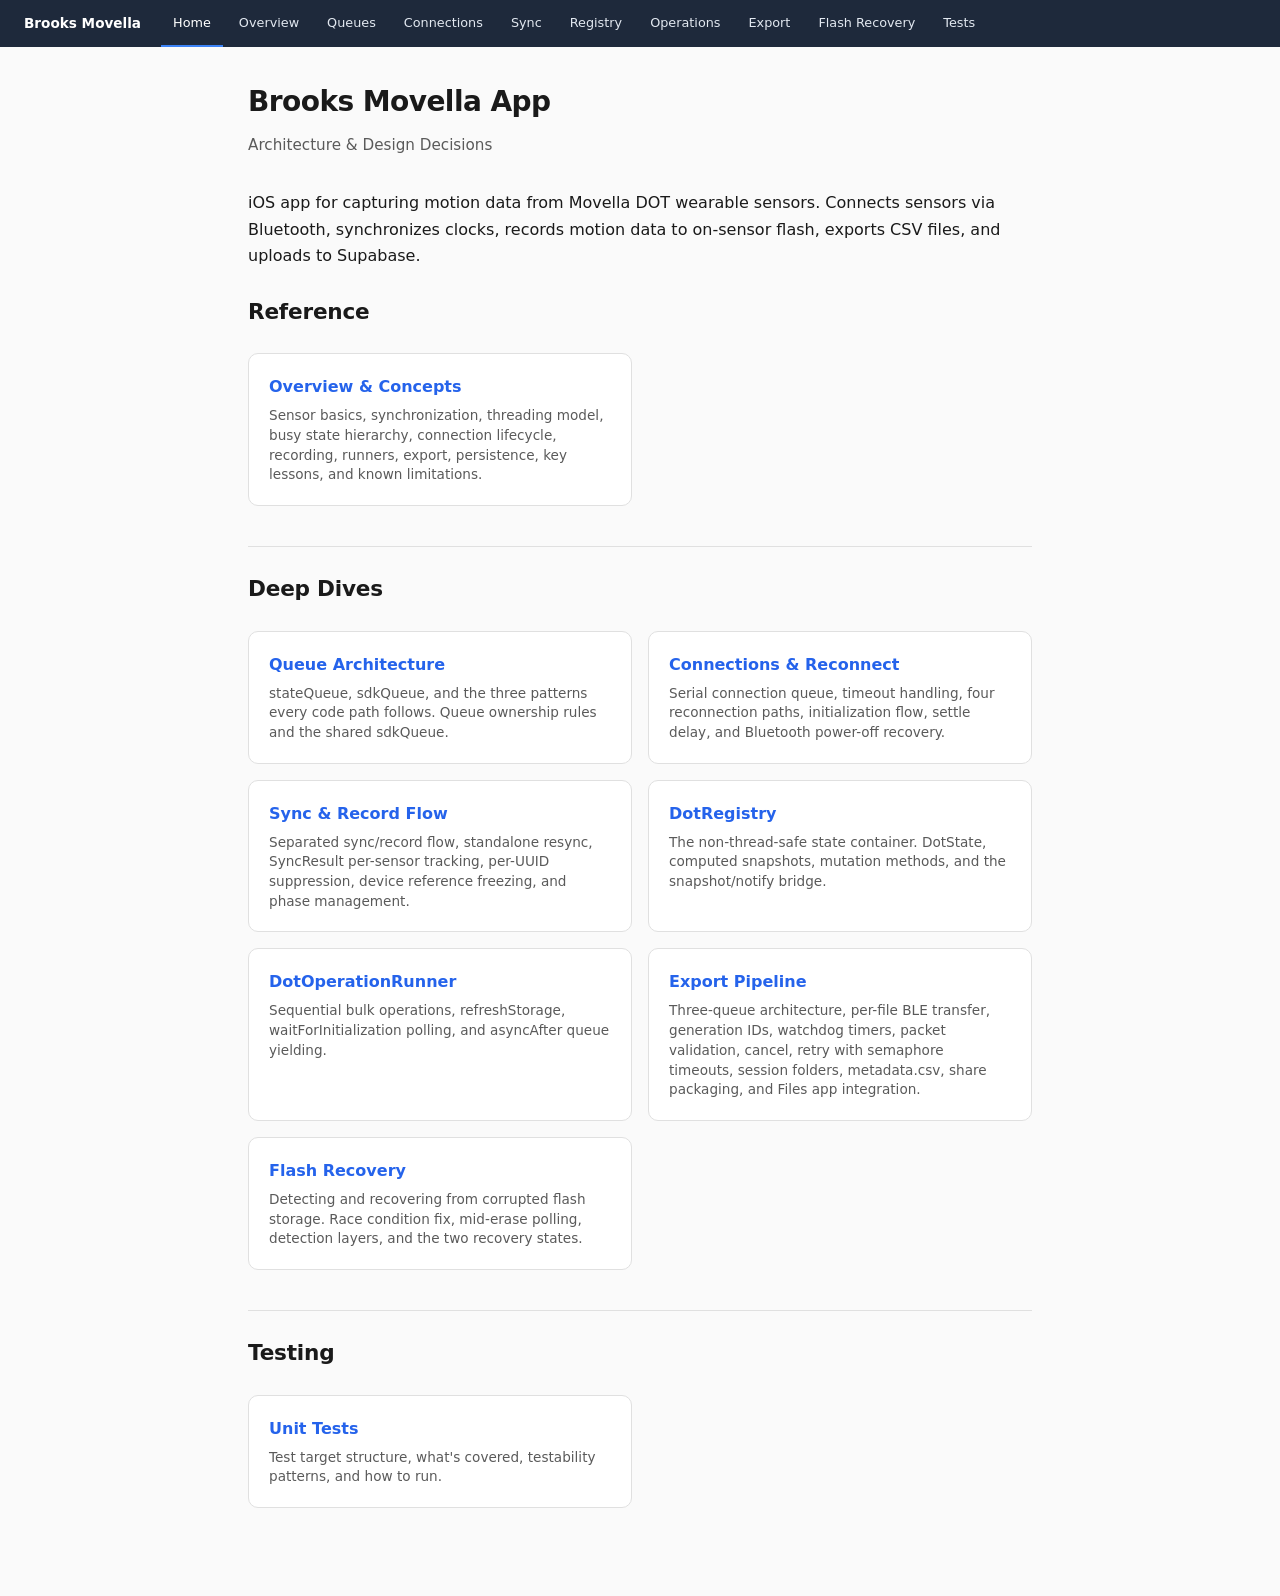
<file: docs/index.html>
<!DOCTYPE html>
<html lang="en">
<head>
<meta charset="utf-8">
<meta name="viewport" content="width=device-width, initial-scale=1">
<title>Architecture — Brooks Movella App</title>
<link rel="stylesheet" href="style.css">
</head>
<body>

<nav class="top-nav">
  <span class="brand">Brooks Movella</span>
  <a href="index.html" class="active">Home</a>
  <a href="overview.html">Overview</a>
  <a href="queues.html">Queues</a>
  <a href="connections.html">Connections</a>
  <a href="sync.html">Sync</a>
  <a href="registry.html">Registry</a>
  <a href="operations.html">Operations</a>
  <a href="export.html">Export</a>
  <a href="flash-recovery.html">Flash Recovery</a>
  <a href="tests.html">Tests</a>
</nav>

<div class="container">
  <h1>Brooks Movella App</h1>
  <p class="subtitle">Architecture &amp; Design Decisions</p>

  <p>iOS app for capturing motion data from Movella DOT wearable sensors. Connects sensors via Bluetooth, synchronizes clocks, records motion data to on-sensor flash, exports CSV files, and uploads to Supabase.</p>

  <h2>Reference</h2>
  <div class="card-grid">
    <a class="card" href="overview.html">
      <h3>Overview &amp; Concepts</h3>
      <p>Sensor basics, synchronization, threading model, busy state hierarchy, connection lifecycle, recording, runners, export, persistence, key lessons, and known limitations.</p>
    </a>
  </div>

  <h2>Deep Dives</h2>
  <div class="card-grid">
    <a class="card" href="queues.html">
      <h3>Queue Architecture</h3>
      <p>stateQueue, sdkQueue, and the three patterns every code path follows. Queue ownership rules and the shared sdkQueue.</p>
    </a>
    <a class="card" href="connections.html">
      <h3>Connections &amp; Reconnect</h3>
      <p>Serial connection queue, timeout handling, four reconnection paths, initialization flow, settle delay, and Bluetooth power-off recovery.</p>
    </a>
    <a class="card" href="sync.html">
      <h3>Sync &amp; Record Flow</h3>
      <p>Separated sync/record flow, standalone resync, SyncResult per-sensor tracking, per-UUID suppression, device reference freezing, and phase management.</p>
    </a>
    <a class="card" href="registry.html">
      <h3>DotRegistry</h3>
      <p>The non-thread-safe state container. DotState, computed snapshots, mutation methods, and the snapshot/notify bridge.</p>
    </a>
    <a class="card" href="operations.html">
      <h3>DotOperationRunner</h3>
      <p>Sequential bulk operations, refreshStorage, waitForInitialization polling, and asyncAfter queue yielding.</p>
    </a>
    <a class="card" href="export.html">
      <h3>Export Pipeline</h3>
      <p>Three-queue architecture, per-file BLE transfer, generation IDs, watchdog timers, packet validation, cancel, retry with semaphore timeouts, session folders, metadata.csv, share packaging, and Files app integration.</p>
    </a>
    <a class="card" href="flash-recovery.html">
      <h3>Flash Recovery</h3>
      <p>Detecting and recovering from corrupted flash storage. Race condition fix, mid-erase polling, detection layers, and the two recovery states.</p>
    </a>
  </div>

  <h2>Testing</h2>
  <div class="card-grid">
    <a class="card" href="tests.html">
      <h3>Unit Tests</h3>
      <p>Test target structure, what's covered, testability patterns, and how to run.</p>
    </a>
  </div>
</div>

</body>
</html>
</file>
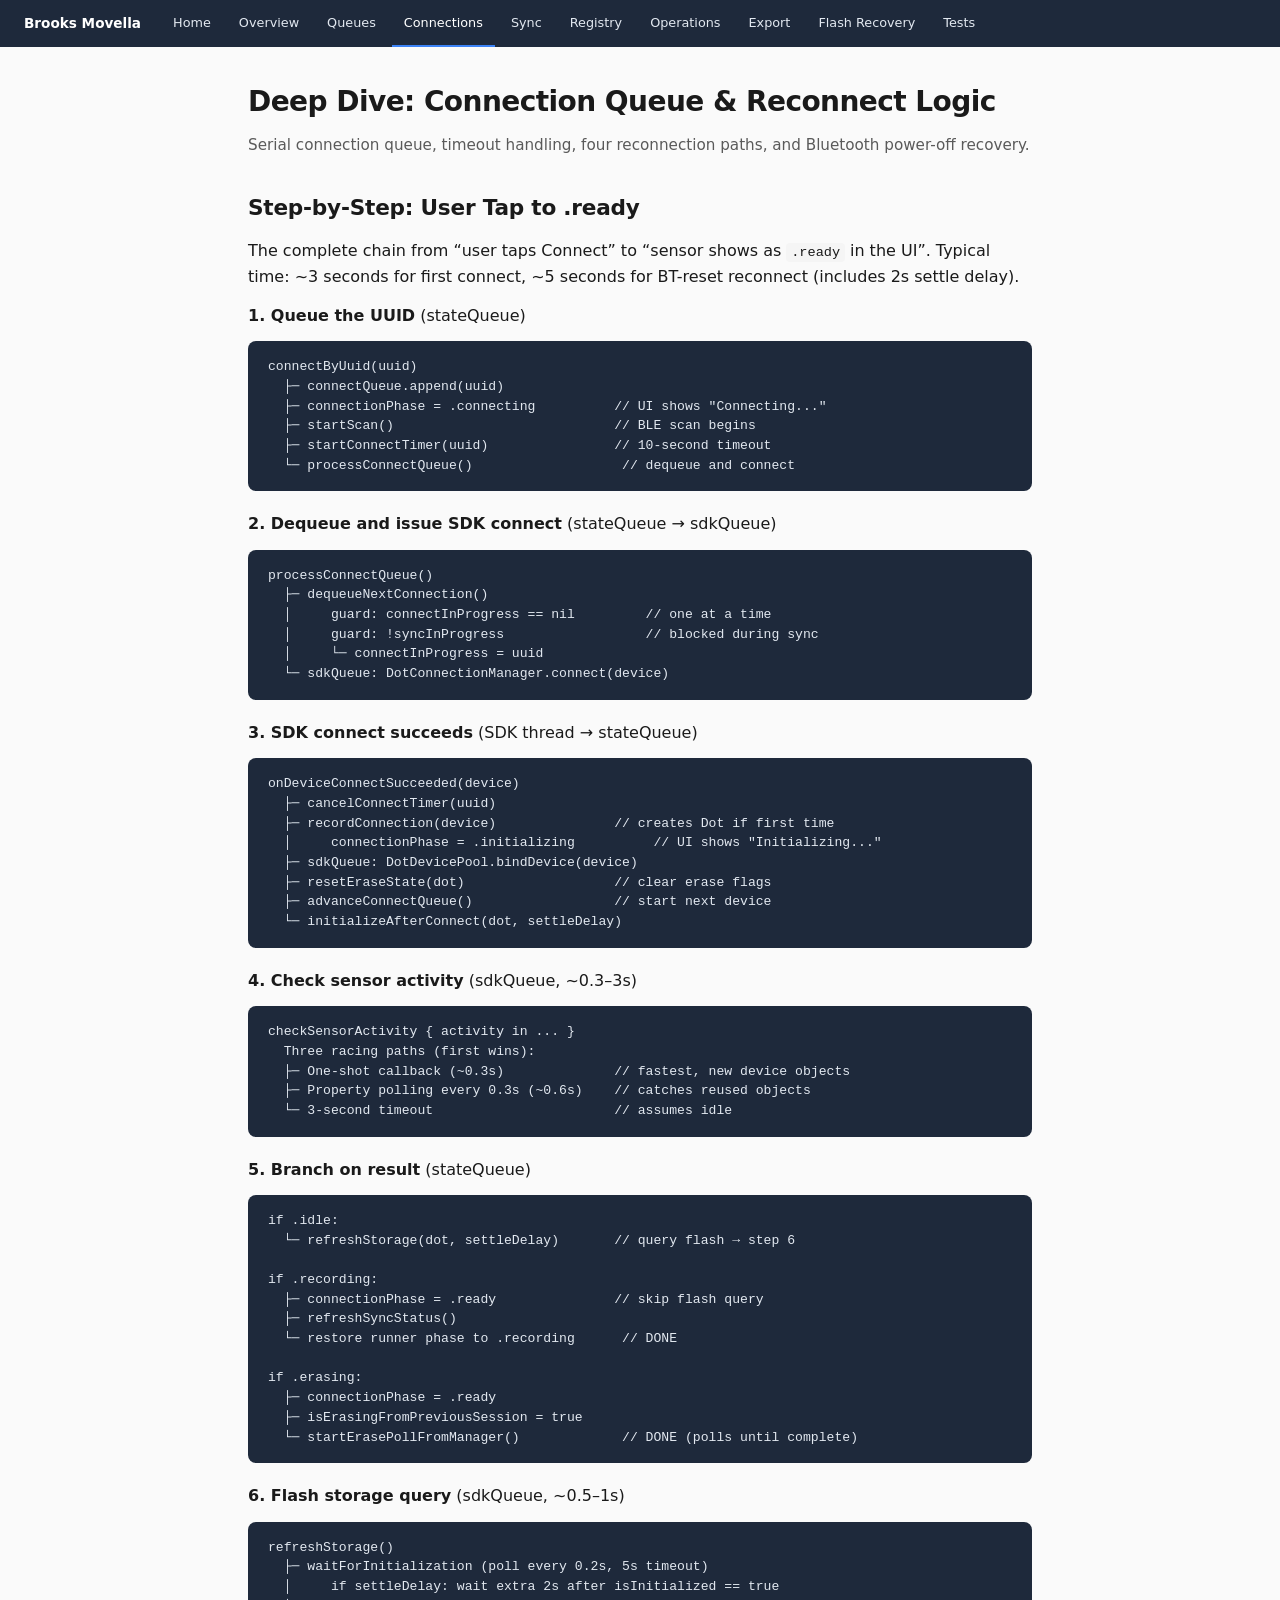
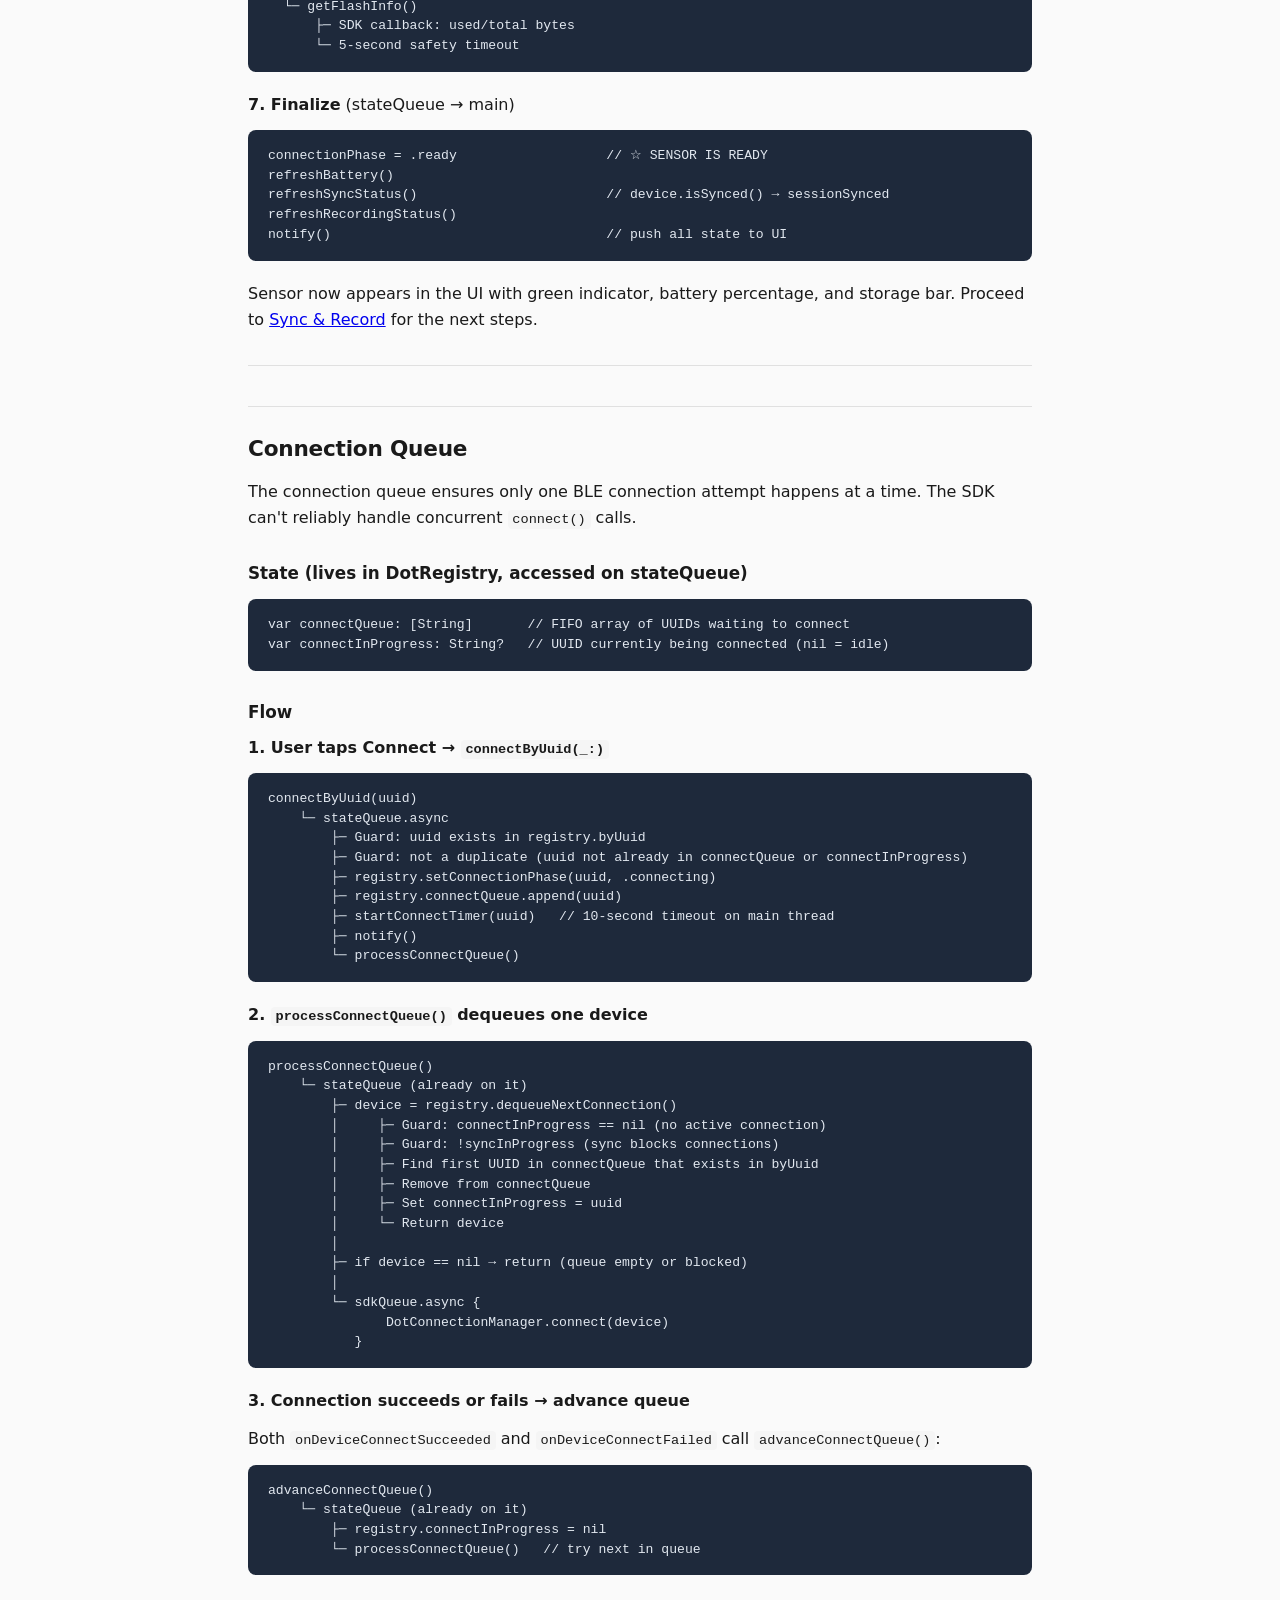
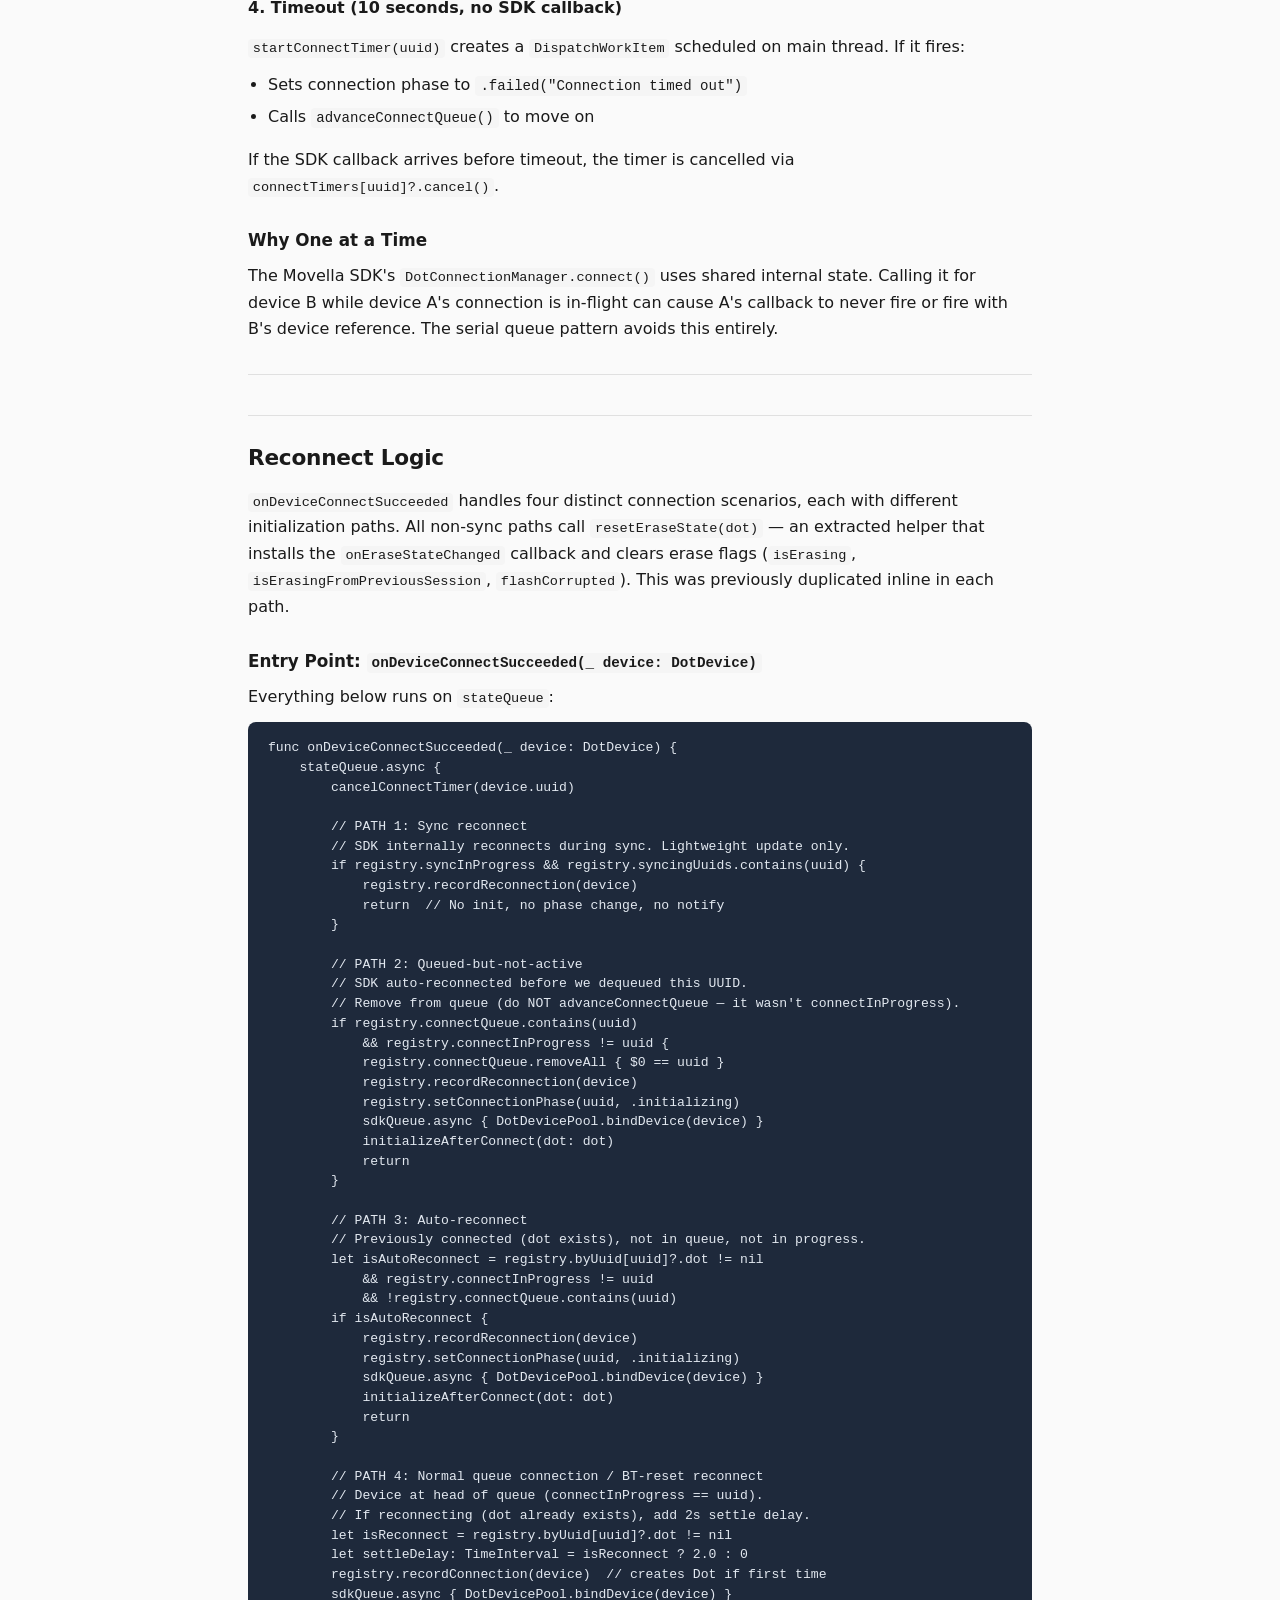
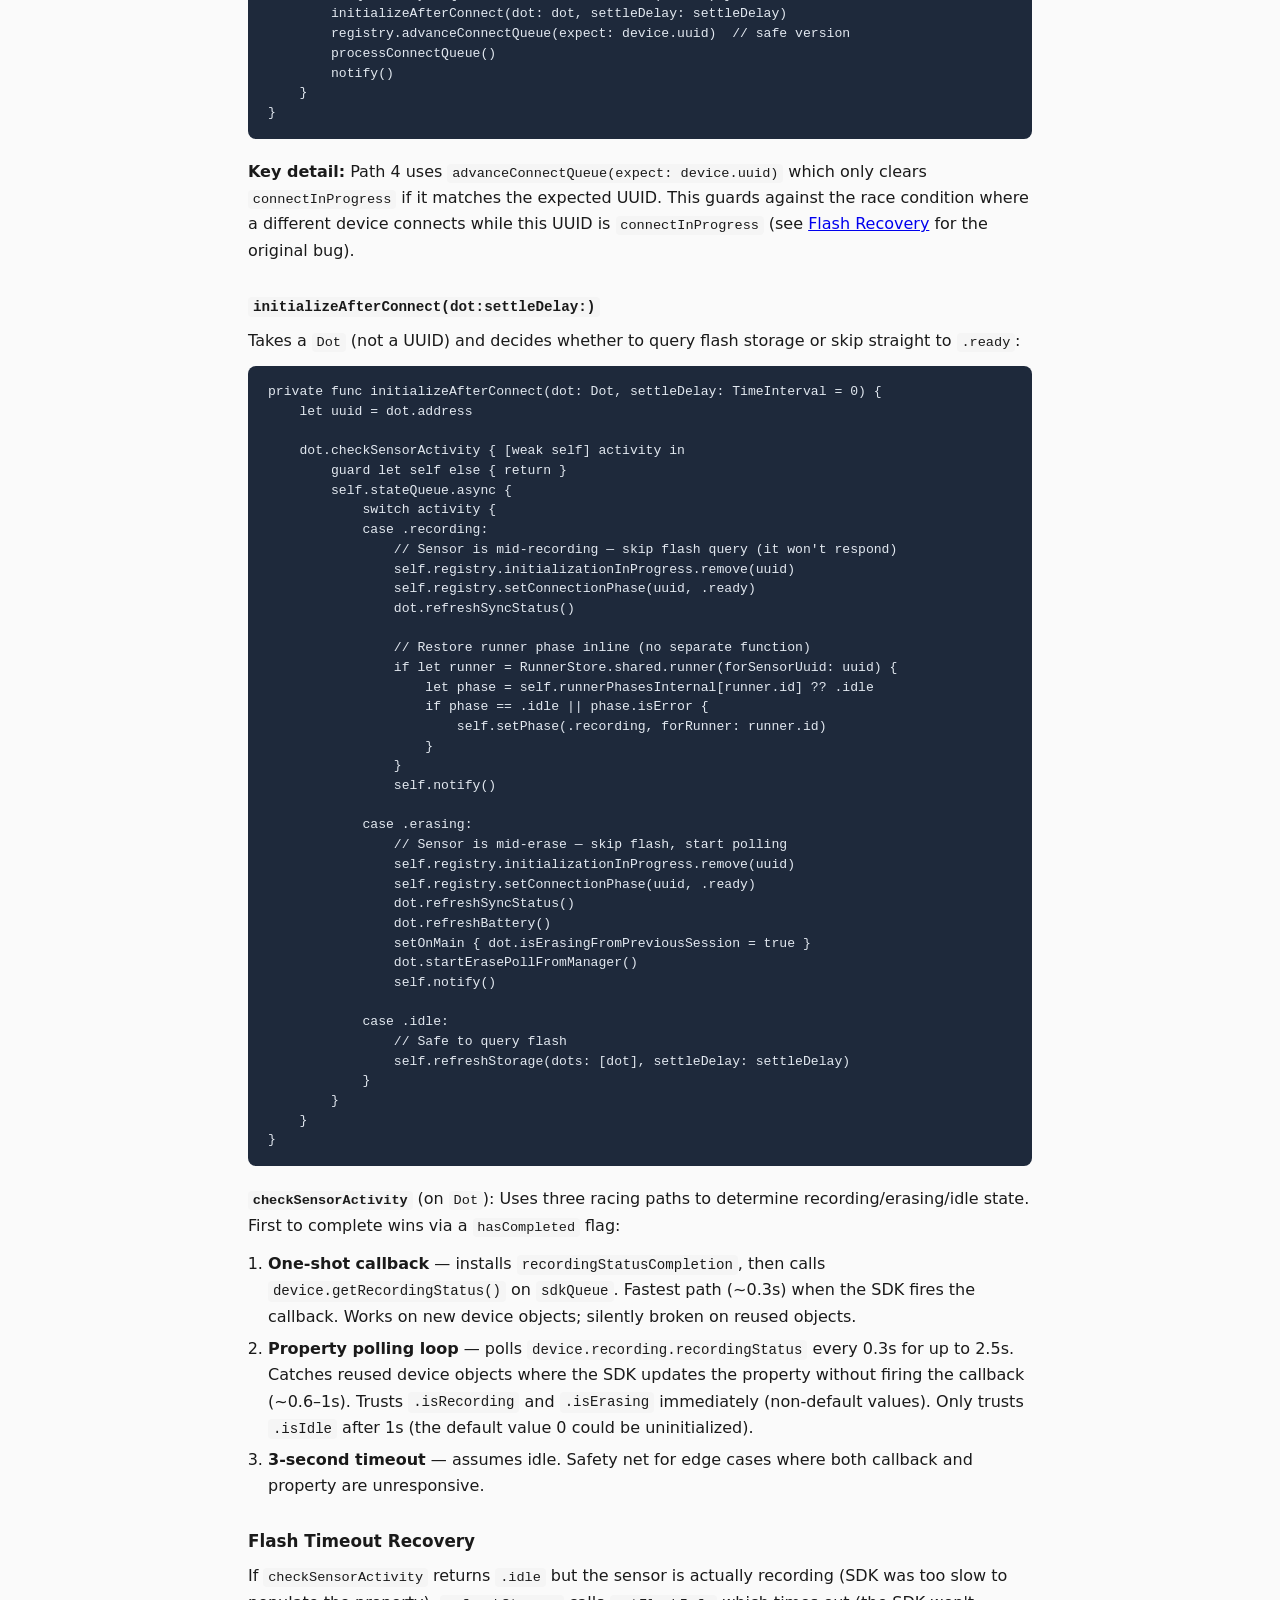
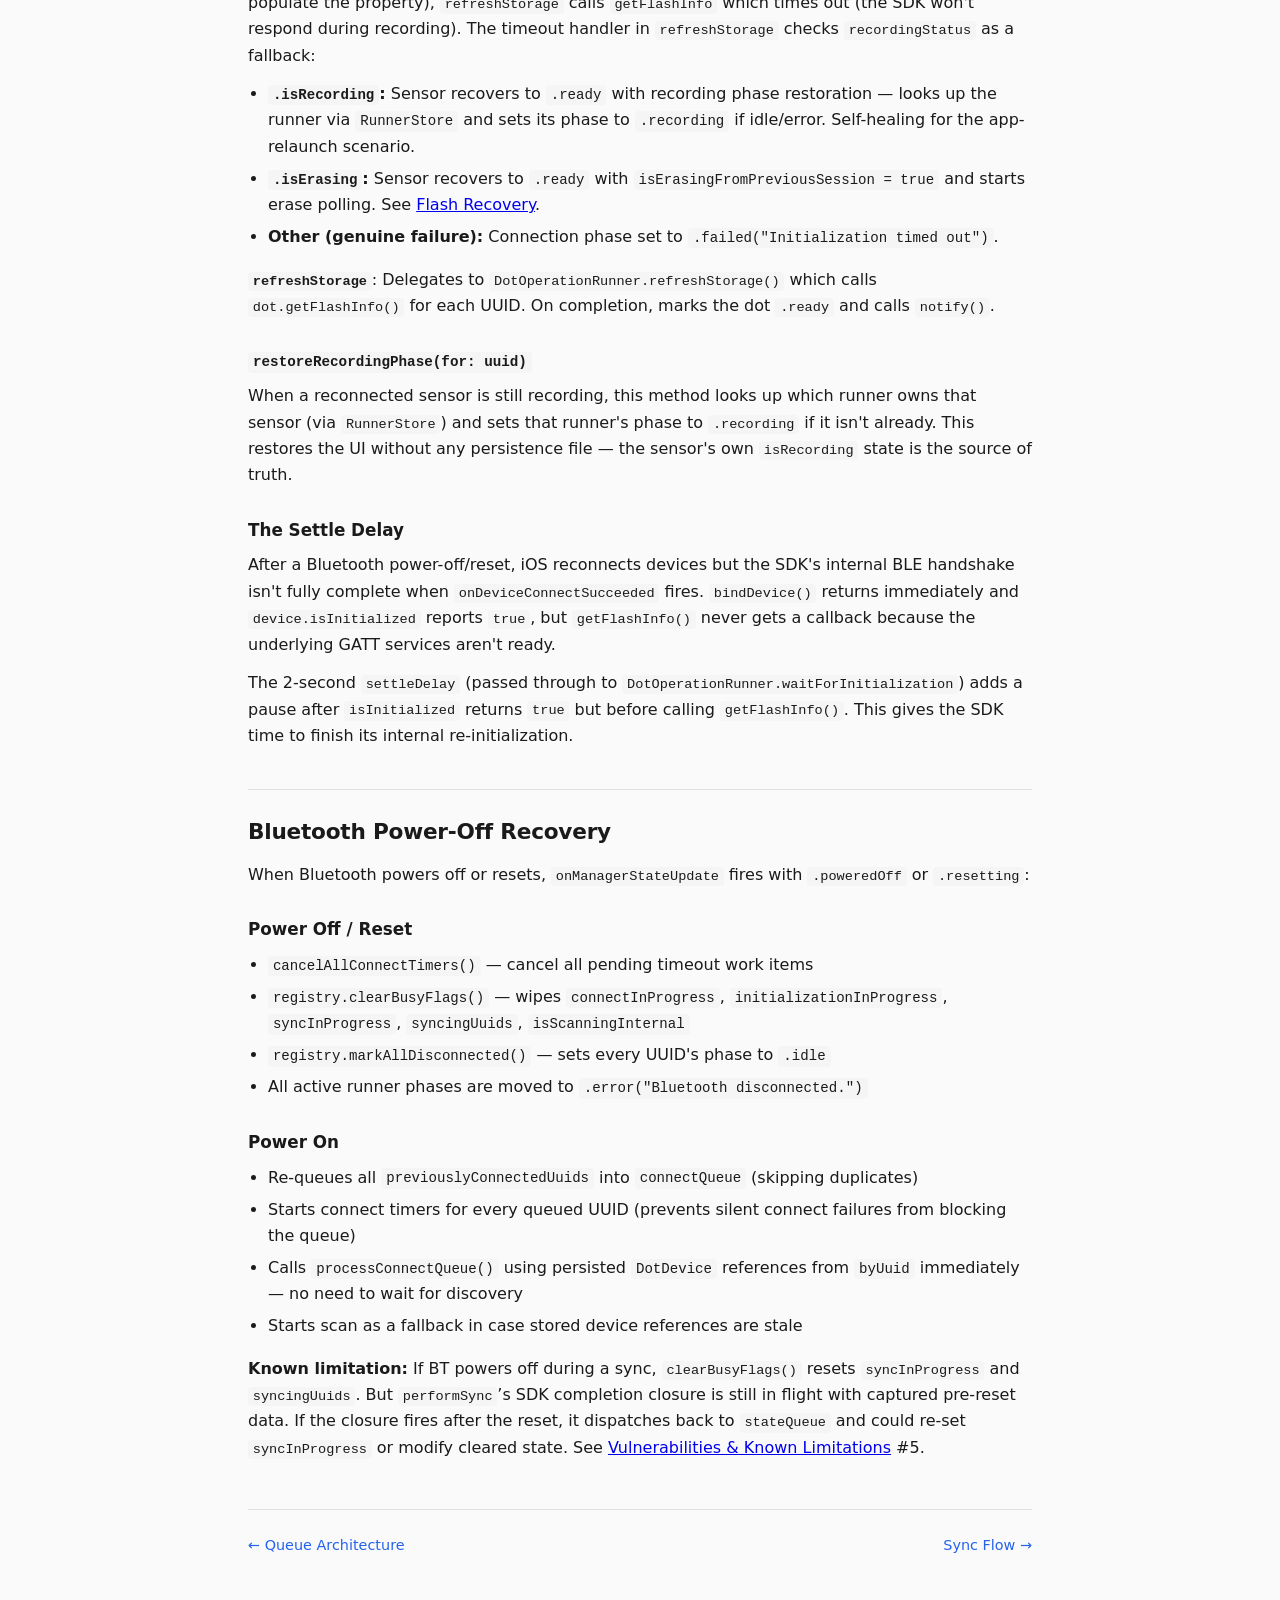
<file: docs/connections.html>
<!DOCTYPE html>
<html lang="en">
<head>
<meta charset="utf-8">
<meta name="viewport" content="width=device-width, initial-scale=1">
<title>Connections &amp; Reconnect — Brooks Movella App</title>
<link rel="stylesheet" href="style.css">
</head>
<body>

<nav class="top-nav">
  <span class="brand">Brooks Movella</span>
  <a href="index.html">Home</a>
  <a href="overview.html">Overview</a>
  <a href="queues.html">Queues</a>
  <a href="connections.html" class="active">Connections</a>
  <a href="sync.html">Sync</a>
  <a href="registry.html">Registry</a>
  <a href="operations.html">Operations</a>
  <a href="export.html">Export</a>
  <a href="flash-recovery.html">Flash Recovery</a>
  <a href="tests.html">Tests</a>
</nav>

<div class="container">
  <h1>Deep Dive: Connection Queue &amp; Reconnect Logic</h1>
  <p class="subtitle">Serial connection queue, timeout handling, four reconnection paths, and Bluetooth power-off recovery.</p>

  <h2>Step-by-Step: User Tap to .ready</h2>

  <p>The complete chain from &ldquo;user taps Connect&rdquo; to &ldquo;sensor shows as <code>.ready</code> in the UI&rdquo;. Typical time: ~3 seconds for first connect, ~5 seconds for BT-reset reconnect (includes 2s settle delay).</p>

  <p><strong>1. Queue the UUID</strong> (stateQueue)</p>
<pre><code>connectByUuid(uuid)
  &boxvr;&boxh; connectQueue.append(uuid)
  &boxvr;&boxh; connectionPhase = .connecting          // UI shows "Connecting..."
  &boxvr;&boxh; startScan()                            // BLE scan begins
  &boxvr;&boxh; startConnectTimer(uuid)                // 10-second timeout
  &boxur;&boxh; processConnectQueue()                   // dequeue and connect</code></pre>

  <p><strong>2. Dequeue and issue SDK connect</strong> (stateQueue &rarr; sdkQueue)</p>
<pre><code>processConnectQueue()
  &boxvr;&boxh; dequeueNextConnection()
  &boxv;     guard: connectInProgress == nil         // one at a time
  &boxv;     guard: !syncInProgress                  // blocked during sync
  &boxv;     &boxur;&boxh; connectInProgress = uuid
  &boxur;&boxh; sdkQueue: DotConnectionManager.connect(device)</code></pre>

  <p><strong>3. SDK connect succeeds</strong> (SDK thread &rarr; stateQueue)</p>
<pre><code>onDeviceConnectSucceeded(device)
  &boxvr;&boxh; cancelConnectTimer(uuid)
  &boxvr;&boxh; recordConnection(device)               // creates Dot if first time
  &boxv;     connectionPhase = .initializing          // UI shows "Initializing..."
  &boxvr;&boxh; sdkQueue: DotDevicePool.bindDevice(device)
  &boxvr;&boxh; resetEraseState(dot)                   // clear erase flags
  &boxvr;&boxh; advanceConnectQueue()                  // start next device
  &boxur;&boxh; initializeAfterConnect(dot, settleDelay)</code></pre>

  <p><strong>4. Check sensor activity</strong> (sdkQueue, ~0.3&ndash;3s)</p>
<pre><code>checkSensorActivity { activity in ... }
  Three racing paths (first wins):
  &boxvr;&boxh; One-shot callback (~0.3s)              // fastest, new device objects
  &boxvr;&boxh; Property polling every 0.3s (~0.6s)    // catches reused objects
  &boxur;&boxh; 3-second timeout                       // assumes idle</code></pre>

  <p><strong>5. Branch on result</strong> (stateQueue)</p>
<pre><code>if .idle:
  &boxur;&boxh; refreshStorage(dot, settleDelay)       // query flash &rarr; step 6

if .recording:
  &boxvr;&boxh; connectionPhase = .ready               // skip flash query
  &boxvr;&boxh; refreshSyncStatus()
  &boxur;&boxh; restore runner phase to .recording      // DONE

if .erasing:
  &boxvr;&boxh; connectionPhase = .ready
  &boxvr;&boxh; isErasingFromPreviousSession = true
  &boxur;&boxh; startErasePollFromManager()             // DONE (polls until complete)</code></pre>

  <p><strong>6. Flash storage query</strong> (sdkQueue, ~0.5&ndash;1s)</p>
<pre><code>refreshStorage()
  &boxvr;&boxh; waitForInitialization (poll every 0.2s, 5s timeout)
  &boxv;     if settleDelay: wait extra 2s after isInitialized == true
  &boxur;&boxh; getFlashInfo()
      &boxvr;&boxh; SDK callback: used/total bytes
      &boxur;&boxh; 5-second safety timeout</code></pre>

  <p><strong>7. Finalize</strong> (stateQueue &rarr; main)</p>
<pre><code>connectionPhase = .ready                   // &star; SENSOR IS READY
refreshBattery()
refreshSyncStatus()                        // device.isSynced() &rarr; sessionSynced
refreshRecordingStatus()
notify()                                   // push all state to UI</code></pre>

  <p>Sensor now appears in the UI with green indicator, battery percentage, and storage bar. Proceed to <a href="sync.html">Sync &amp; Record</a> for the next steps.</p>

  <hr>

  <h2>Connection Queue</h2>

  <p>The connection queue ensures only one BLE connection attempt happens at a time. The SDK can't reliably handle concurrent <code>connect()</code> calls.</p>

  <h3>State (lives in DotRegistry, accessed on stateQueue)</h3>

<pre><code>var connectQueue: [String]       // FIFO array of UUIDs waiting to connect
var connectInProgress: String?   // UUID currently being connected (nil = idle)</code></pre>

  <h3>Flow</h3>

  <p><strong>1. User taps Connect &rarr; <code>connectByUuid(_:)</code></strong></p>

<pre><code>connectByUuid(uuid)
    &boxur;&boxh; stateQueue.async
        &boxvr;&boxh; Guard: uuid exists in registry.byUuid
        &boxvr;&boxh; Guard: not a duplicate (uuid not already in connectQueue or connectInProgress)
        &boxvr;&boxh; registry.setConnectionPhase(uuid, .connecting)
        &boxvr;&boxh; registry.connectQueue.append(uuid)
        &boxvr;&boxh; startConnectTimer(uuid)   // 10-second timeout on main thread
        &boxvr;&boxh; notify()
        &boxur;&boxh; processConnectQueue()</code></pre>

  <p><strong>2. <code>processConnectQueue()</code> dequeues one device</strong></p>

<pre><code>processConnectQueue()
    &boxur;&boxh; stateQueue (already on it)
        &boxvr;&boxh; device = registry.dequeueNextConnection()
        &boxv;     &boxvr;&boxh; Guard: connectInProgress == nil (no active connection)
        &boxv;     &boxvr;&boxh; Guard: !syncInProgress (sync blocks connections)
        &boxv;     &boxvr;&boxh; Find first UUID in connectQueue that exists in byUuid
        &boxv;     &boxvr;&boxh; Remove from connectQueue
        &boxv;     &boxvr;&boxh; Set connectInProgress = uuid
        &boxv;     &boxur;&boxh; Return device
        &boxv;
        &boxvr;&boxh; if device == nil &rarr; return (queue empty or blocked)
        &boxv;
        &boxur;&boxh; sdkQueue.async {
               DotConnectionManager.connect(device)
           }</code></pre>

  <p><strong>3. Connection succeeds or fails &rarr; advance queue</strong></p>

  <p>Both <code>onDeviceConnectSucceeded</code> and <code>onDeviceConnectFailed</code> call <code>advanceConnectQueue()</code>:</p>

<pre><code>advanceConnectQueue()
    &boxur;&boxh; stateQueue (already on it)
        &boxvr;&boxh; registry.connectInProgress = nil
        &boxur;&boxh; processConnectQueue()   // try next in queue</code></pre>

  <p><strong>4. Timeout (10 seconds, no SDK callback)</strong></p>

  <p><code>startConnectTimer(uuid)</code> creates a <code>DispatchWorkItem</code> scheduled on main thread. If it fires:</p>
  <ul>
    <li>Sets connection phase to <code>.failed("Connection timed out")</code></li>
    <li>Calls <code>advanceConnectQueue()</code> to move on</li>
  </ul>

  <p>If the SDK callback arrives before timeout, the timer is cancelled via <code>connectTimers[uuid]?.cancel()</code>.</p>

  <h3>Why One at a Time</h3>

  <p>The Movella SDK's <code>DotConnectionManager.connect()</code> uses shared internal state. Calling it for device B while device A's connection is in-flight can cause A's callback to never fire or fire with B's device reference. The serial queue pattern avoids this entirely.</p>

  <hr>

  <h2>Reconnect Logic</h2>

  <p><code>onDeviceConnectSucceeded</code> handles four distinct connection scenarios, each with different initialization paths. All non-sync paths call <code>resetEraseState(dot)</code> &mdash; an extracted helper that installs the <code>onEraseStateChanged</code> callback and clears erase flags (<code>isErasing</code>, <code>isErasingFromPreviousSession</code>, <code>flashCorrupted</code>). This was previously duplicated inline in each path.</p>

  <h3>Entry Point: <code>onDeviceConnectSucceeded(_ device: DotDevice)</code></h3>

  <p>Everything below runs on <code>stateQueue</code>:</p>

<pre><code>func onDeviceConnectSucceeded(_ device: DotDevice) {
    stateQueue.async {
        cancelConnectTimer(device.uuid)

        // PATH 1: Sync reconnect
        // SDK internally reconnects during sync. Lightweight update only.
        if registry.syncInProgress &amp;&amp; registry.syncingUuids.contains(uuid) {
            registry.recordReconnection(device)
            return  // No init, no phase change, no notify
        }

        // PATH 2: Queued-but-not-active
        // SDK auto-reconnected before we dequeued this UUID.
        // Remove from queue (do NOT advanceConnectQueue &mdash; it wasn't connectInProgress).
        if registry.connectQueue.contains(uuid)
            &amp;&amp; registry.connectInProgress != uuid {
            registry.connectQueue.removeAll { $0 == uuid }
            registry.recordReconnection(device)
            registry.setConnectionPhase(uuid, .initializing)
            sdkQueue.async { DotDevicePool.bindDevice(device) }
            initializeAfterConnect(dot: dot)
            return
        }

        // PATH 3: Auto-reconnect
        // Previously connected (dot exists), not in queue, not in progress.
        let isAutoReconnect = registry.byUuid[uuid]?.dot != nil
            &amp;&amp; registry.connectInProgress != uuid
            &amp;&amp; !registry.connectQueue.contains(uuid)
        if isAutoReconnect {
            registry.recordReconnection(device)
            registry.setConnectionPhase(uuid, .initializing)
            sdkQueue.async { DotDevicePool.bindDevice(device) }
            initializeAfterConnect(dot: dot)
            return
        }

        // PATH 4: Normal queue connection / BT-reset reconnect
        // Device at head of queue (connectInProgress == uuid).
        // If reconnecting (dot already exists), add 2s settle delay.
        let isReconnect = registry.byUuid[uuid]?.dot != nil
        let settleDelay: TimeInterval = isReconnect ? 2.0 : 0
        registry.recordConnection(device)  // creates Dot if first time
        sdkQueue.async { DotDevicePool.bindDevice(device) }
        initializeAfterConnect(dot: dot, settleDelay: settleDelay)
        registry.advanceConnectQueue(expect: device.uuid)  // safe version
        processConnectQueue()
        notify()
    }
}</code></pre>

  <p><strong>Key detail:</strong> Path 4 uses <code>advanceConnectQueue(expect: device.uuid)</code> which only clears <code>connectInProgress</code> if it matches the expected UUID. This guards against the race condition where a different device connects while this UUID is <code>connectInProgress</code> (see <a href="flash-recovery.html">Flash Recovery</a> for the original bug).</p>

  <h3><code>initializeAfterConnect(dot:settleDelay:)</code></h3>

  <p>Takes a <code>Dot</code> (not a UUID) and decides whether to query flash storage or skip straight to <code>.ready</code>:</p>

<pre><code>private func initializeAfterConnect(dot: Dot, settleDelay: TimeInterval = 0) {
    let uuid = dot.address

    dot.checkSensorActivity { [weak self] activity in
        guard let self else { return }
        self.stateQueue.async {
            switch activity {
            case .recording:
                // Sensor is mid-recording &mdash; skip flash query (it won't respond)
                self.registry.initializationInProgress.remove(uuid)
                self.registry.setConnectionPhase(uuid, .ready)
                dot.refreshSyncStatus()

                // Restore runner phase inline (no separate function)
                if let runner = RunnerStore.shared.runner(forSensorUuid: uuid) {
                    let phase = self.runnerPhasesInternal[runner.id] ?? .idle
                    if phase == .idle || phase.isError {
                        self.setPhase(.recording, forRunner: runner.id)
                    }
                }
                self.notify()

            case .erasing:
                // Sensor is mid-erase &mdash; skip flash, start polling
                self.registry.initializationInProgress.remove(uuid)
                self.registry.setConnectionPhase(uuid, .ready)
                dot.refreshSyncStatus()
                dot.refreshBattery()
                setOnMain { dot.isErasingFromPreviousSession = true }
                dot.startErasePollFromManager()
                self.notify()

            case .idle:
                // Safe to query flash
                self.refreshStorage(dots: [dot], settleDelay: settleDelay)
            }
        }
    }
}</code></pre>

  <p><strong><code>checkSensorActivity</code></strong> (on <code>Dot</code>): Uses three racing paths to determine recording/erasing/idle state. First to complete wins via a <code>hasCompleted</code> flag:</p>
  <ol>
    <li><strong>One-shot callback</strong> &mdash; installs <code>recordingStatusCompletion</code>, then calls <code>device.getRecordingStatus()</code> on <code>sdkQueue</code>. Fastest path (~0.3s) when the SDK fires the callback. Works on new device objects; silently broken on reused objects.</li>
    <li><strong>Property polling loop</strong> &mdash; polls <code>device.recording.recordingStatus</code> every 0.3s for up to 2.5s. Catches reused device objects where the SDK updates the property without firing the callback (~0.6&ndash;1s). Trusts <code>.isRecording</code> and <code>.isErasing</code> immediately (non-default values). Only trusts <code>.isIdle</code> after 1s (the default value 0 could be uninitialized).</li>
    <li><strong>3-second timeout</strong> &mdash; assumes idle. Safety net for edge cases where both callback and property are unresponsive.</li>
  </ol>

  <h3>Flash Timeout Recovery</h3>

  <p>If <code>checkSensorActivity</code> returns <code>.idle</code> but the sensor is actually recording (SDK was too slow to populate the property), <code>refreshStorage</code> calls <code>getFlashInfo</code> which times out (the SDK won't respond during recording). The timeout handler in <code>refreshStorage</code> checks <code>recordingStatus</code> as a fallback:</p>

  <ul>
    <li><strong><code>.isRecording</code>:</strong> Sensor recovers to <code>.ready</code> with recording phase restoration &mdash; looks up the runner via <code>RunnerStore</code> and sets its phase to <code>.recording</code> if idle/error. Self-healing for the app-relaunch scenario.</li>
    <li><strong><code>.isErasing</code>:</strong> Sensor recovers to <code>.ready</code> with <code>isErasingFromPreviousSession = true</code> and starts erase polling. See <a href="flash-recovery.html">Flash Recovery</a>.</li>
    <li><strong>Other (genuine failure):</strong> Connection phase set to <code>.failed("Initialization timed out")</code>.</li>
  </ul>

  <p><strong><code>refreshStorage</code></strong>: Delegates to <code>DotOperationRunner.refreshStorage()</code> which calls <code>dot.getFlashInfo()</code> for each UUID. On completion, marks the dot <code>.ready</code> and calls <code>notify()</code>.</p>

  <h3><code>restoreRecordingPhase(for: uuid)</code></h3>

  <p>When a reconnected sensor is still recording, this method looks up which runner owns that sensor (via <code>RunnerStore</code>) and sets that runner's phase to <code>.recording</code> if it isn't already. This restores the UI without any persistence file &mdash; the sensor's own <code>isRecording</code> state is the source of truth.</p>

  <h3>The Settle Delay</h3>

  <p>After a Bluetooth power-off/reset, iOS reconnects devices but the SDK's internal BLE handshake isn't fully complete when <code>onDeviceConnectSucceeded</code> fires. <code>bindDevice()</code> returns immediately and <code>device.isInitialized</code> reports <code>true</code>, but <code>getFlashInfo()</code> never gets a callback because the underlying GATT services aren't ready.</p>

  <p>The 2-second <code>settleDelay</code> (passed through to <code>DotOperationRunner.waitForInitialization</code>) adds a pause after <code>isInitialized</code> returns <code>true</code> but before calling <code>getFlashInfo()</code>. This gives the SDK time to finish its internal re-initialization.</p>

  <h2 id="bt-recovery">Bluetooth Power-Off Recovery</h2>

  <p>When Bluetooth powers off or resets, <code>onManagerStateUpdate</code> fires with <code>.poweredOff</code> or <code>.resetting</code>:</p>

  <h3>Power Off / Reset</h3>
  <ul>
    <li><code>cancelAllConnectTimers()</code> &mdash; cancel all pending timeout work items</li>
    <li><code>registry.clearBusyFlags()</code> &mdash; wipes <code>connectInProgress</code>, <code>initializationInProgress</code>, <code>syncInProgress</code>, <code>syncingUuids</code>, <code>isScanningInternal</code></li>
    <li><code>registry.markAllDisconnected()</code> &mdash; sets every UUID's phase to <code>.idle</code></li>
    <li>All active runner phases are moved to <code>.error("Bluetooth disconnected.")</code></li>
  </ul>

  <h3>Power On</h3>
  <ul>
    <li>Re-queues all <code>previouslyConnectedUuids</code> into <code>connectQueue</code> (skipping duplicates)</li>
    <li>Starts connect timers for every queued UUID (prevents silent connect failures from blocking the queue)</li>
    <li>Calls <code>processConnectQueue()</code> using persisted <code>DotDevice</code> references from <code>byUuid</code> immediately &mdash; no need to wait for discovery</li>
    <li>Starts scan as a fallback in case stored device references are stale</li>
  </ul>

  <p><strong>Known limitation:</strong> If BT powers off during a sync, <code>clearBusyFlags()</code> resets <code>syncInProgress</code> and <code>syncingUuids</code>. But <code>performSync</code>&rsquo;s SDK completion closure is still in flight with captured pre-reset data. If the closure fires after the reset, it dispatches back to <code>stateQueue</code> and could re-set <code>syncInProgress</code> or modify cleared state. See <a href="overview.html">Vulnerabilities &amp; Known Limitations</a> #5.</p>

  <div class="page-nav">
    <a href="queues.html">&larr; Queue Architecture</a>
    <a href="sync.html">Sync Flow &rarr;</a>
  </div>
</div>

</body>
</html>
</file>
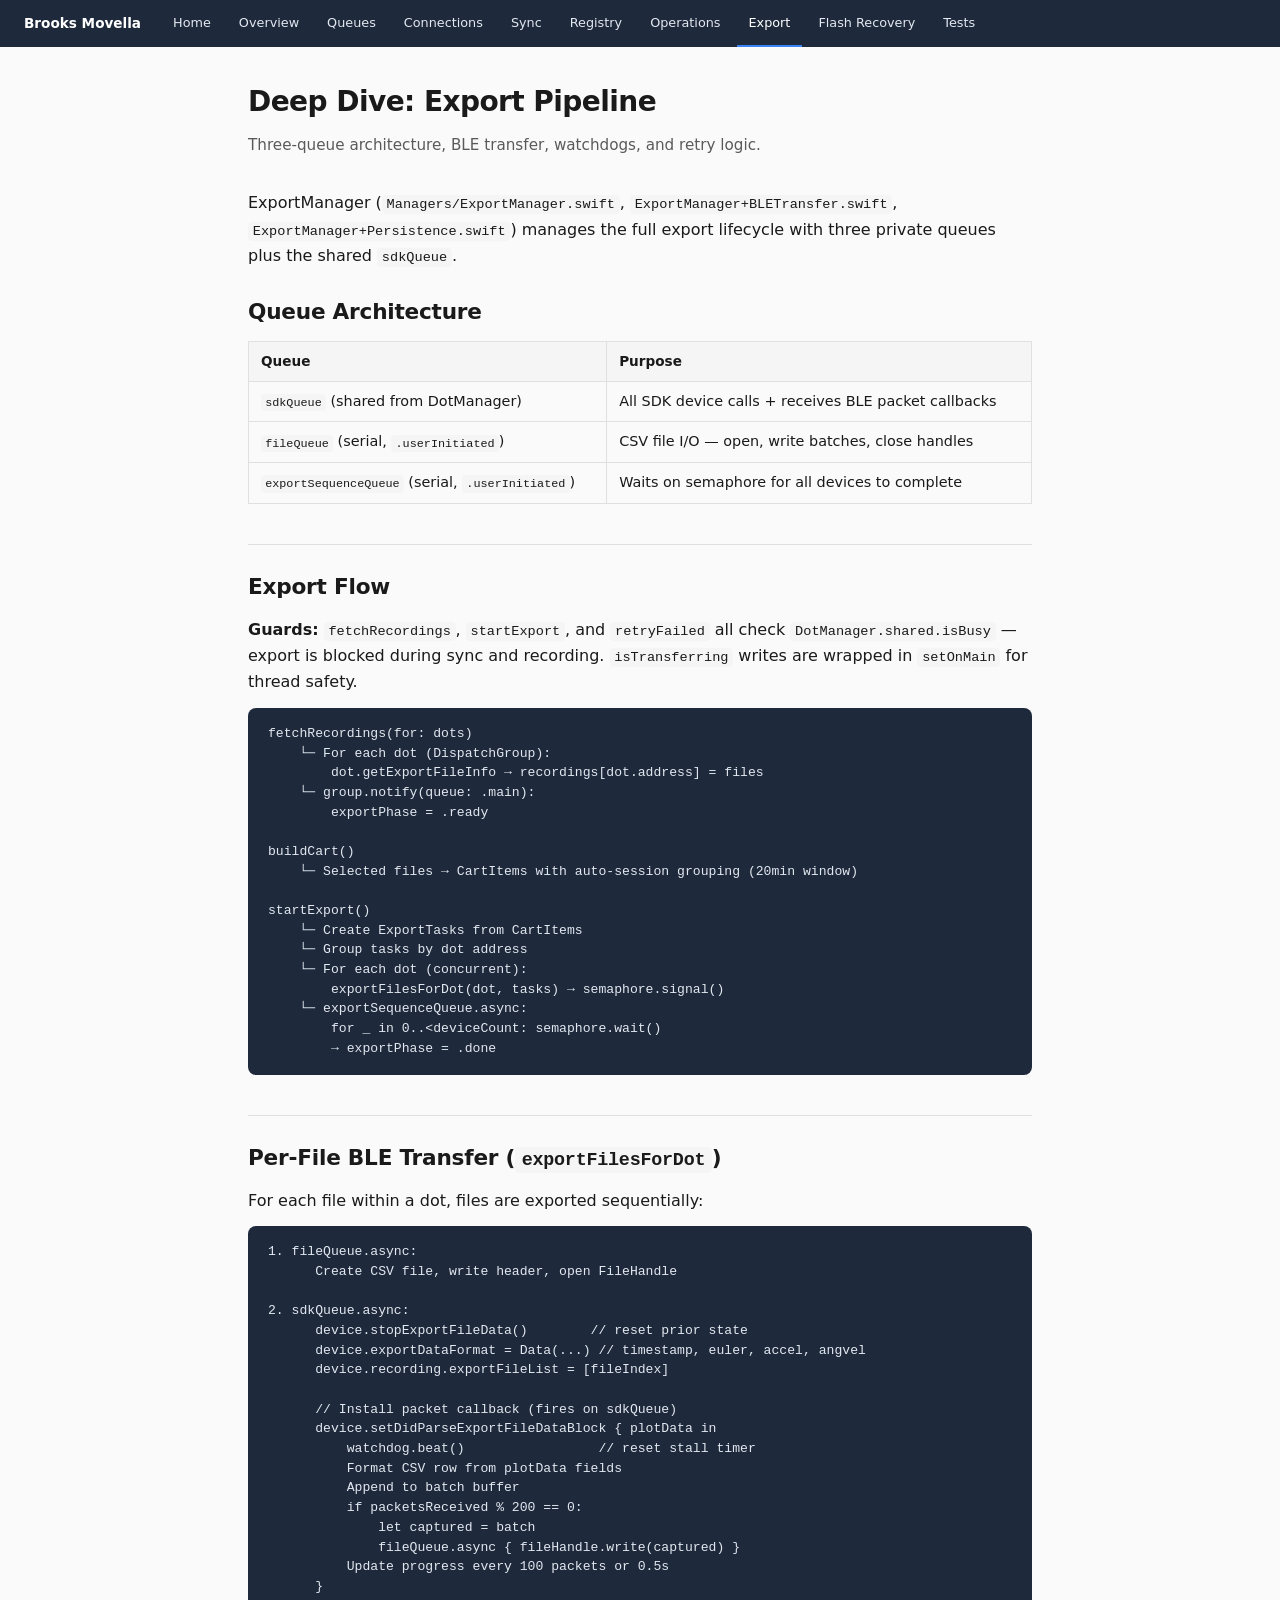
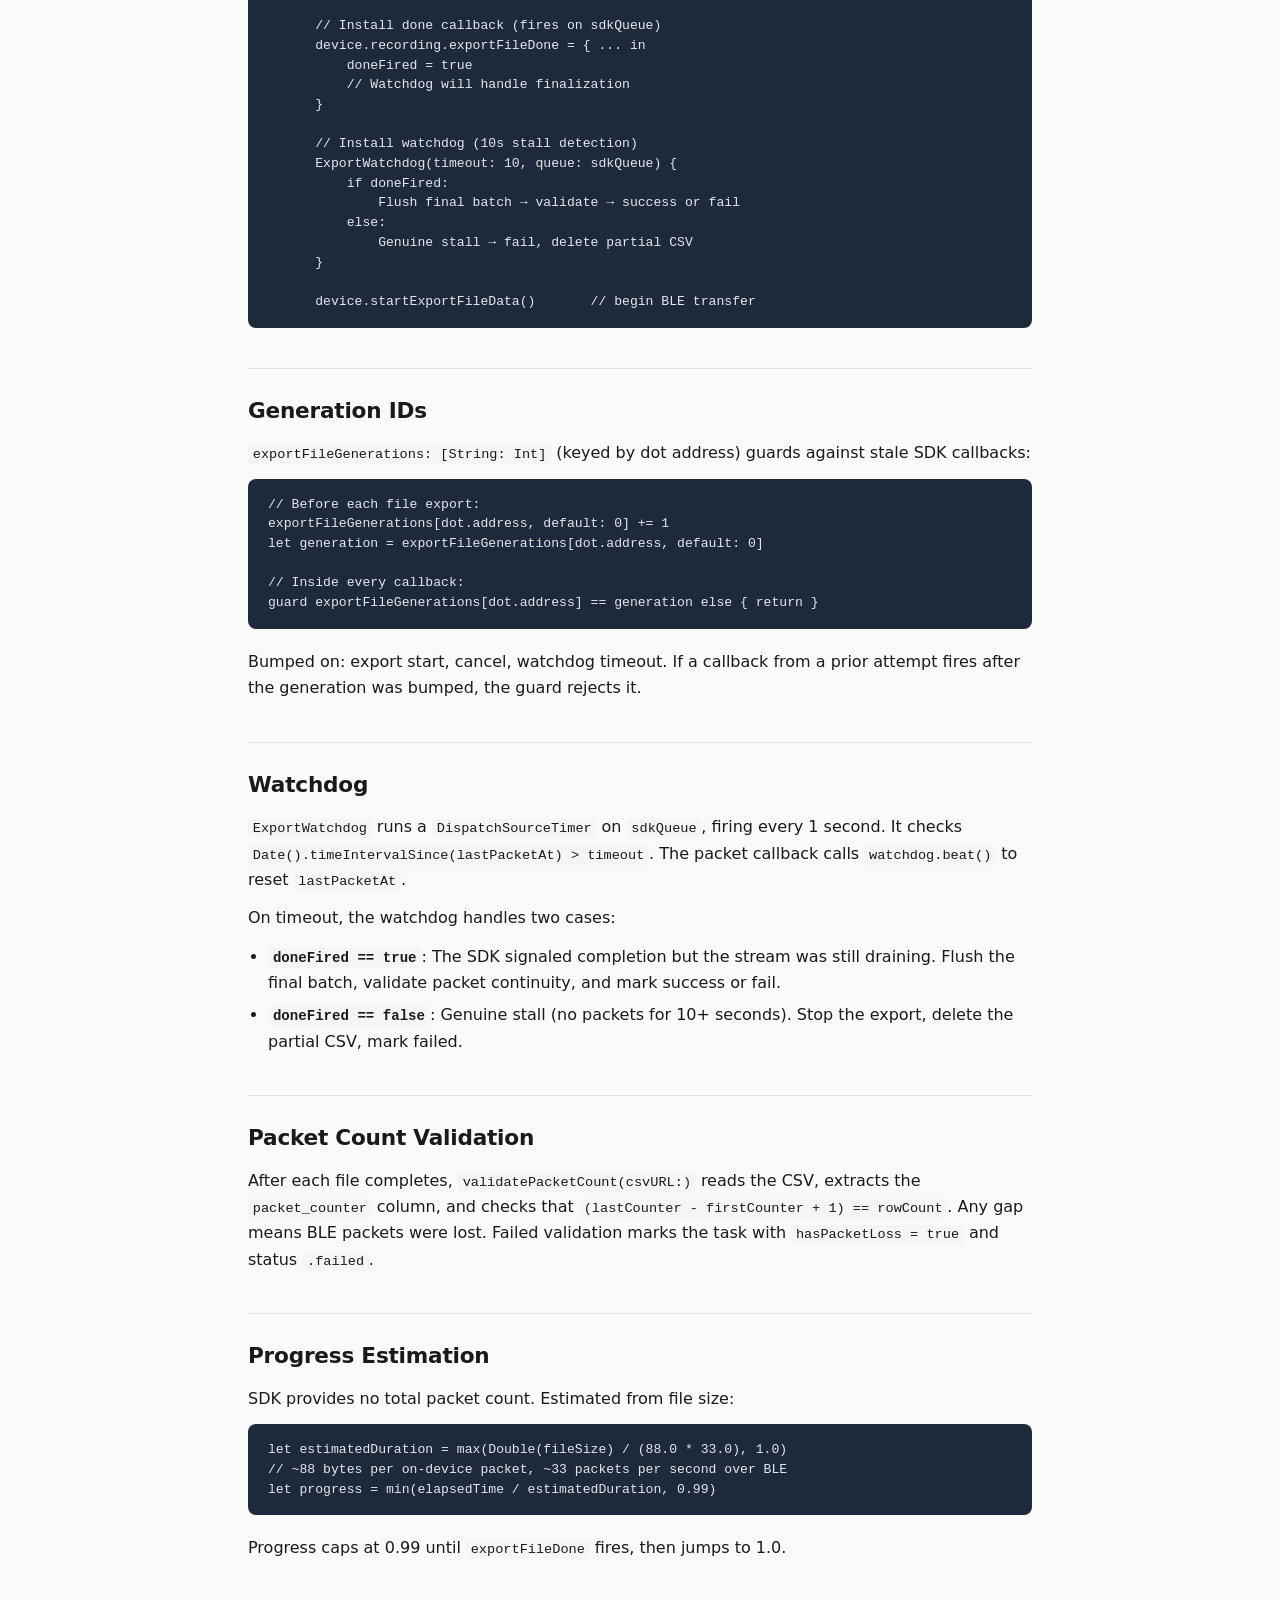
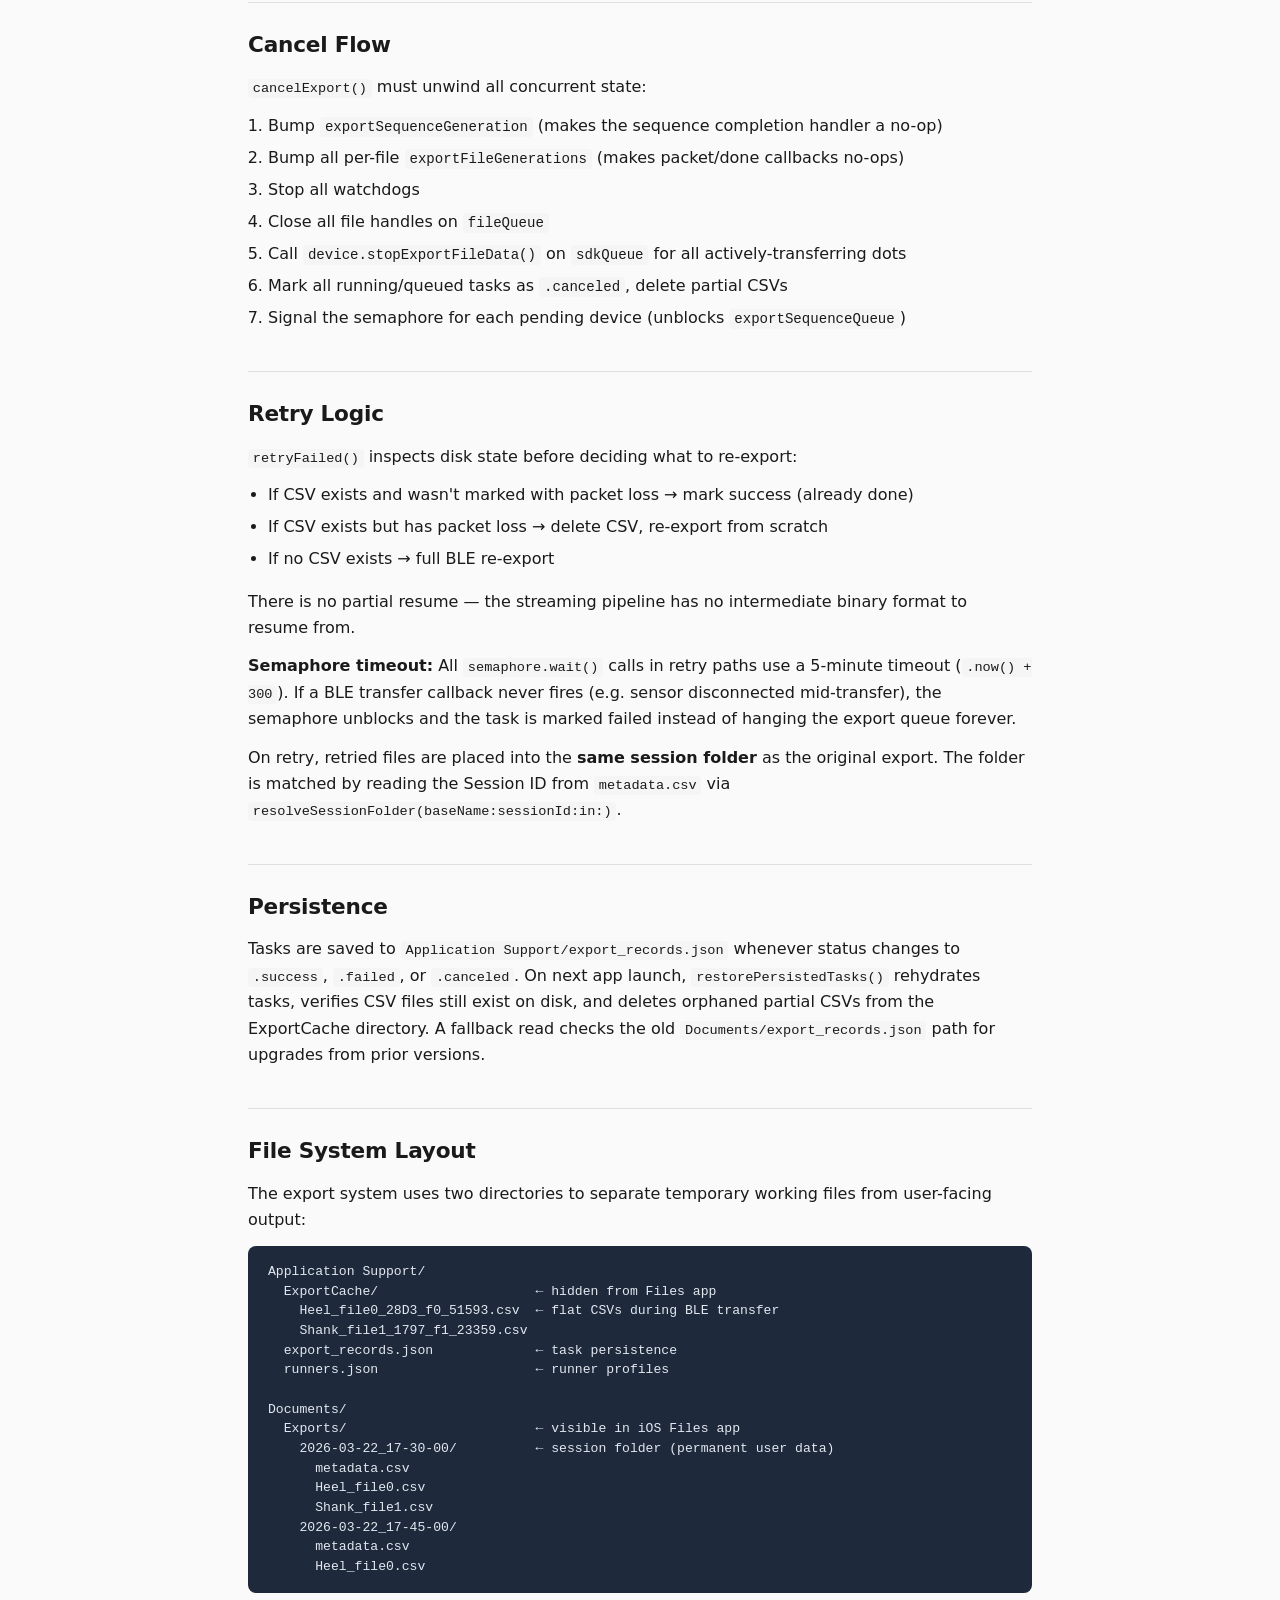
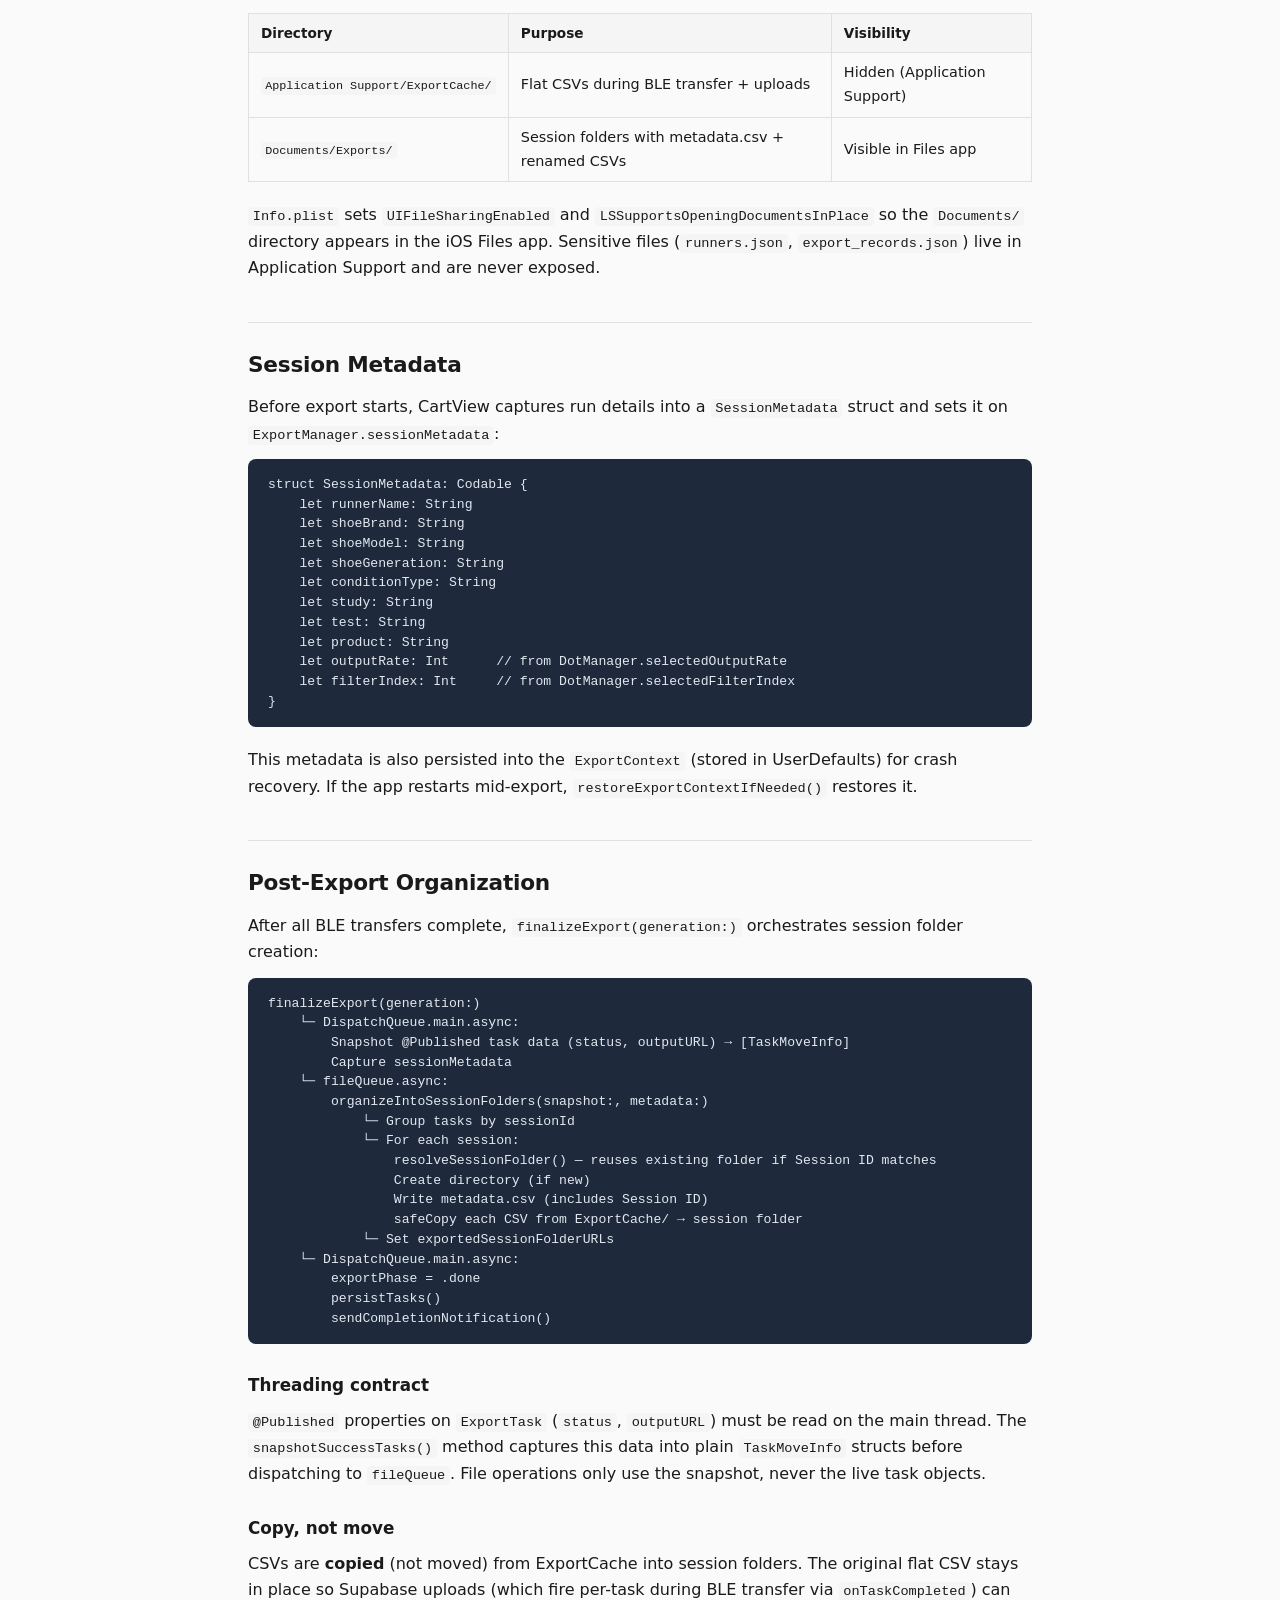
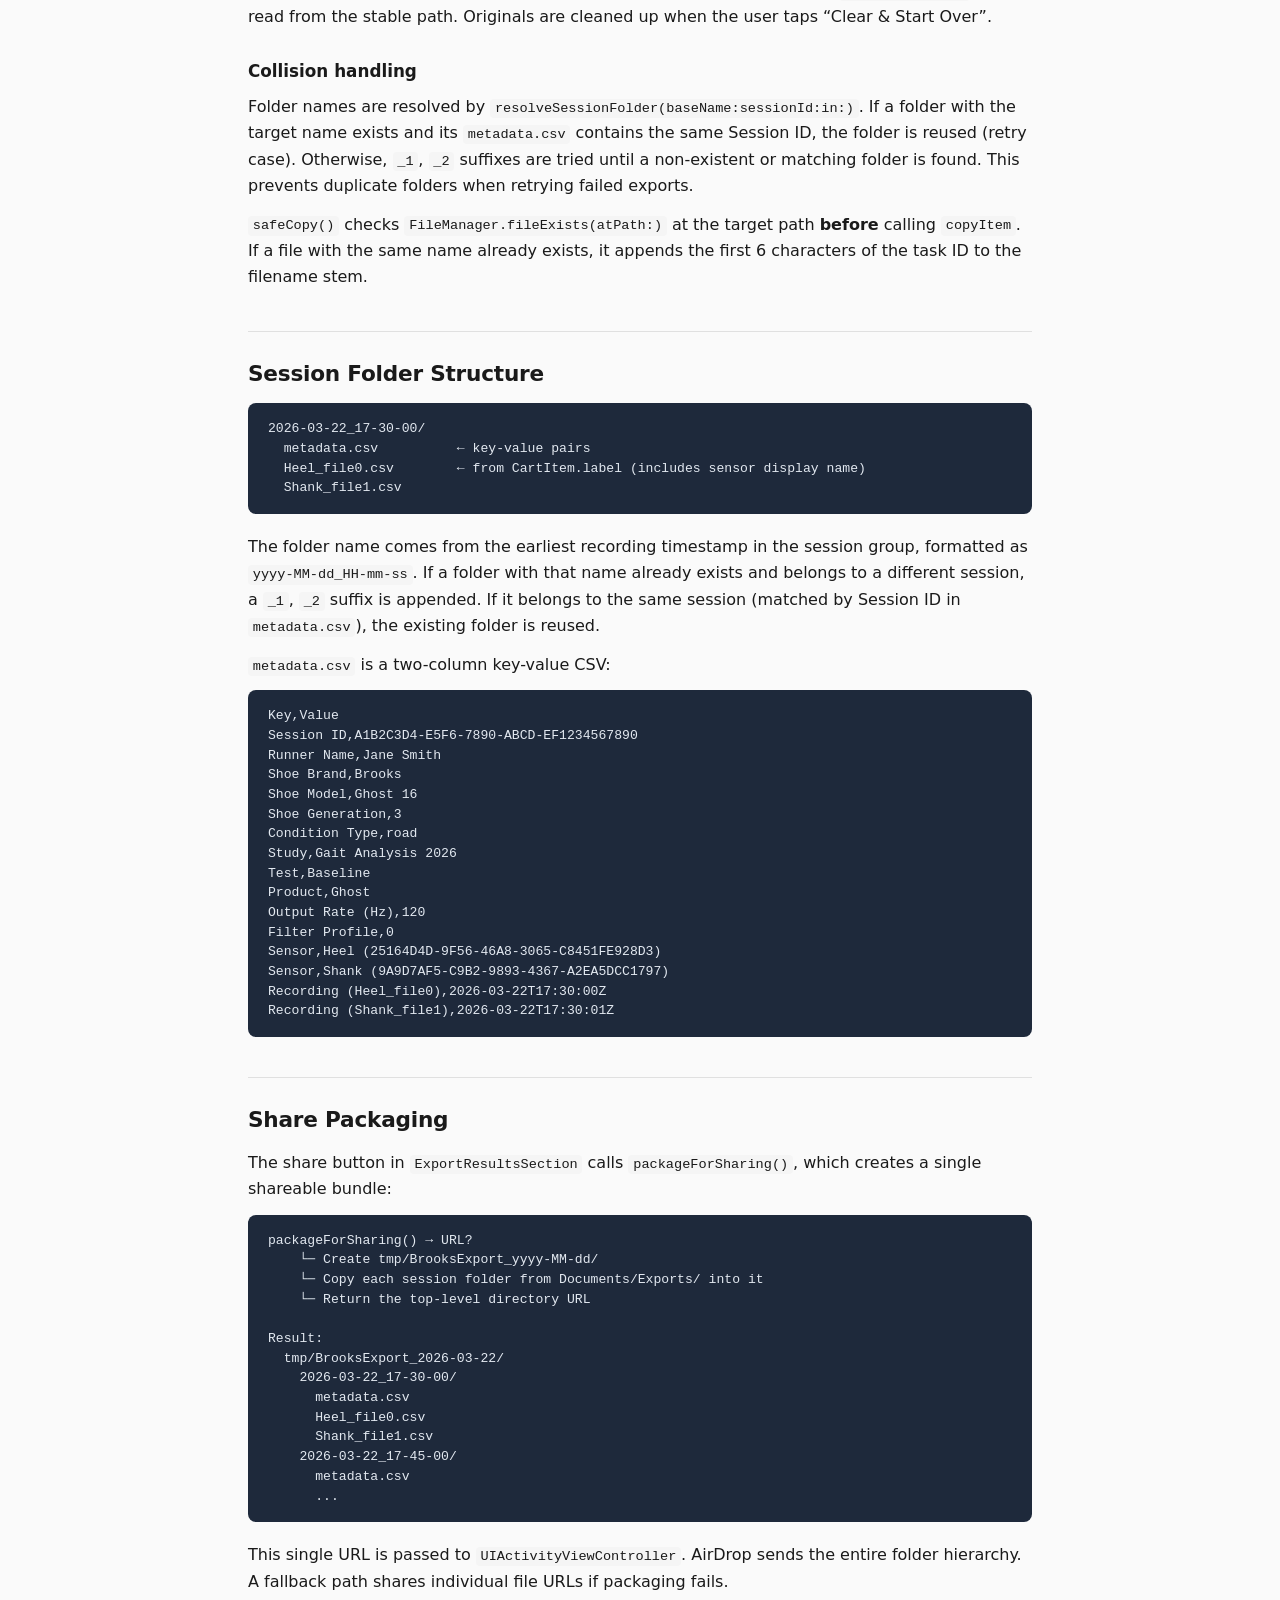
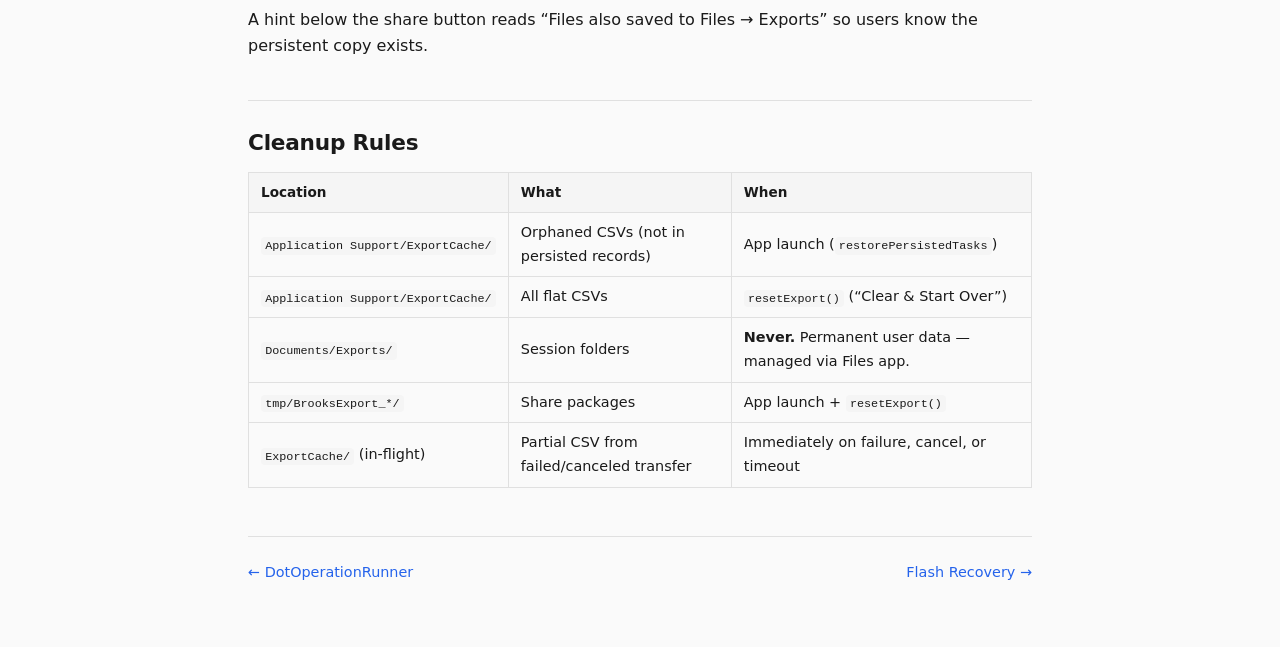
<file: docs/export.html>
<!DOCTYPE html>
<html lang="en">
<head>
<meta charset="utf-8">
<meta name="viewport" content="width=device-width, initial-scale=1">
<title>Export Pipeline — Brooks Movella App</title>
<link rel="stylesheet" href="style.css">
</head>
<body>

<nav class="top-nav">
  <span class="brand">Brooks Movella</span>
  <a href="index.html">Home</a>
  <a href="overview.html">Overview</a>
  <a href="queues.html">Queues</a>
  <a href="connections.html">Connections</a>
  <a href="sync.html">Sync</a>
  <a href="registry.html">Registry</a>
  <a href="operations.html">Operations</a>
  <a href="export.html" class="active">Export</a>
  <a href="flash-recovery.html">Flash Recovery</a>
  <a href="tests.html">Tests</a>
</nav>

<div class="container">
  <h1>Deep Dive: Export Pipeline</h1>
  <p class="subtitle">Three-queue architecture, BLE transfer, watchdogs, and retry logic.</p>

  <p>ExportManager (<code>Managers/ExportManager.swift</code>, <code>ExportManager+BLETransfer.swift</code>, <code>ExportManager+Persistence.swift</code>) manages the full export lifecycle with three private queues plus the shared <code>sdkQueue</code>.</p>

  <h2>Queue Architecture</h2>

  <table>
    <thead>
      <tr><th>Queue</th><th>Purpose</th></tr>
    </thead>
    <tbody>
      <tr>
        <td><code>sdkQueue</code> (shared from DotManager)</td>
        <td>All SDK device calls + receives BLE packet callbacks</td>
      </tr>
      <tr>
        <td><code>fileQueue</code> (serial, <code>.userInitiated</code>)</td>
        <td>CSV file I/O &mdash; open, write batches, close handles</td>
      </tr>
      <tr>
        <td><code>exportSequenceQueue</code> (serial, <code>.userInitiated</code>)</td>
        <td>Waits on semaphore for all devices to complete</td>
      </tr>
    </tbody>
  </table>

  <h2>Export Flow</h2>

  <p><strong>Guards:</strong> <code>fetchRecordings</code>, <code>startExport</code>, and <code>retryFailed</code> all check <code>DotManager.shared.isBusy</code> &mdash; export is blocked during sync and recording. <code>isTransferring</code> writes are wrapped in <code>setOnMain</code> for thread safety.</p>

<pre><code>fetchRecordings(for: dots)
    &boxur;&boxh; For each dot (DispatchGroup):
        dot.getExportFileInfo &rarr; recordings[dot.address] = files
    &boxur;&boxh; group.notify(queue: .main):
        exportPhase = .ready

buildCart()
    &boxur;&boxh; Selected files &rarr; CartItems with auto-session grouping (20min window)

startExport()
    &boxur;&boxh; Create ExportTasks from CartItems
    &boxur;&boxh; Group tasks by dot address
    &boxur;&boxh; For each dot (concurrent):
        exportFilesForDot(dot, tasks) &rarr; semaphore.signal()
    &boxur;&boxh; exportSequenceQueue.async:
        for _ in 0..&lt;deviceCount: semaphore.wait()
        &rarr; exportPhase = .done</code></pre>

  <h2>Per-File BLE Transfer (<code>exportFilesForDot</code>)</h2>

  <p>For each file within a dot, files are exported sequentially:</p>

<pre><code>1. fileQueue.async:
      Create CSV file, write header, open FileHandle

2. sdkQueue.async:
      device.stopExportFileData()        // reset prior state
      device.exportDataFormat = Data(...) // timestamp, euler, accel, angvel
      device.recording.exportFileList = [fileIndex]

      // Install packet callback (fires on sdkQueue)
      device.setDidParseExportFileDataBlock { plotData in
          watchdog.beat()                 // reset stall timer
          Format CSV row from plotData fields
          Append to batch buffer
          if packetsReceived % 200 == 0:
              let captured = batch
              fileQueue.async { fileHandle.write(captured) }
          Update progress every 100 packets or 0.5s
      }

      // Install done callback (fires on sdkQueue)
      device.recording.exportFileDone = { ... in
          doneFired = true
          // Watchdog will handle finalization
      }

      // Install watchdog (10s stall detection)
      ExportWatchdog(timeout: 10, queue: sdkQueue) {
          if doneFired:
              Flush final batch &rarr; validate &rarr; success or fail
          else:
              Genuine stall &rarr; fail, delete partial CSV
      }

      device.startExportFileData()       // begin BLE transfer</code></pre>

  <h2>Generation IDs</h2>

  <p><code>exportFileGenerations: [String: Int]</code> (keyed by dot address) guards against stale SDK callbacks:</p>

<pre><code>// Before each file export:
exportFileGenerations[dot.address, default: 0] += 1
let generation = exportFileGenerations[dot.address, default: 0]

// Inside every callback:
guard exportFileGenerations[dot.address] == generation else { return }</code></pre>

  <p>Bumped on: export start, cancel, watchdog timeout. If a callback from a prior attempt fires after the generation was bumped, the guard rejects it.</p>

  <h2>Watchdog</h2>

  <p><code>ExportWatchdog</code> runs a <code>DispatchSourceTimer</code> on <code>sdkQueue</code>, firing every 1 second. It checks <code>Date().timeIntervalSince(lastPacketAt) &gt; timeout</code>. The packet callback calls <code>watchdog.beat()</code> to reset <code>lastPacketAt</code>.</p>

  <p>On timeout, the watchdog handles two cases:</p>
  <ul>
    <li><strong><code>doneFired == true</code></strong>: The SDK signaled completion but the stream was still draining. Flush the final batch, validate packet continuity, and mark success or fail.</li>
    <li><strong><code>doneFired == false</code></strong>: Genuine stall (no packets for 10+ seconds). Stop the export, delete the partial CSV, mark failed.</li>
  </ul>

  <h2>Packet Count Validation</h2>

  <p>After each file completes, <code>validatePacketCount(csvURL:)</code> reads the CSV, extracts the <code>packet_counter</code> column, and checks that <code>(lastCounter - firstCounter + 1) == rowCount</code>. Any gap means BLE packets were lost. Failed validation marks the task with <code>hasPacketLoss = true</code> and status <code>.failed</code>.</p>

  <h2>Progress Estimation</h2>

  <p>SDK provides no total packet count. Estimated from file size:</p>

<pre><code>let estimatedDuration = max(Double(fileSize) / (88.0 * 33.0), 1.0)
// ~88 bytes per on-device packet, ~33 packets per second over BLE
let progress = min(elapsedTime / estimatedDuration, 0.99)</code></pre>

  <p>Progress caps at 0.99 until <code>exportFileDone</code> fires, then jumps to 1.0.</p>

  <h2>Cancel Flow</h2>

  <p><code>cancelExport()</code> must unwind all concurrent state:</p>
  <ol>
    <li>Bump <code>exportSequenceGeneration</code> (makes the sequence completion handler a no-op)</li>
    <li>Bump all per-file <code>exportFileGenerations</code> (makes packet/done callbacks no-ops)</li>
    <li>Stop all watchdogs</li>
    <li>Close all file handles on <code>fileQueue</code></li>
    <li>Call <code>device.stopExportFileData()</code> on <code>sdkQueue</code> for all actively-transferring dots</li>
    <li>Mark all running/queued tasks as <code>.canceled</code>, delete partial CSVs</li>
    <li>Signal the semaphore for each pending device (unblocks <code>exportSequenceQueue</code>)</li>
  </ol>

  <h2>Retry Logic</h2>

  <p><code>retryFailed()</code> inspects disk state before deciding what to re-export:</p>
  <ul>
    <li>If CSV exists and wasn't marked with packet loss &rarr; mark success (already done)</li>
    <li>If CSV exists but has packet loss &rarr; delete CSV, re-export from scratch</li>
    <li>If no CSV exists &rarr; full BLE re-export</li>
  </ul>

  <p>There is no partial resume &mdash; the streaming pipeline has no intermediate binary format to resume from.</p>

  <p><strong>Semaphore timeout:</strong> All <code>semaphore.wait()</code> calls in retry paths use a 5-minute timeout (<code>.now() + 300</code>). If a BLE transfer callback never fires (e.g. sensor disconnected mid-transfer), the semaphore unblocks and the task is marked failed instead of hanging the export queue forever.</p>

  <p>On retry, retried files are placed into the <strong>same session folder</strong> as the original export. The folder is matched by reading the Session ID from <code>metadata.csv</code> via <code>resolveSessionFolder(baseName:sessionId:in:)</code>.</p>

  <h2>Persistence</h2>

  <p>Tasks are saved to <code>Application&nbsp;Support/export_records.json</code> whenever status changes to <code>.success</code>, <code>.failed</code>, or <code>.canceled</code>. On next app launch, <code>restorePersistedTasks()</code> rehydrates tasks, verifies CSV files still exist on disk, and deletes orphaned partial CSVs from the ExportCache directory. A fallback read checks the old <code>Documents/export_records.json</code> path for upgrades from prior versions.</p>

  <h2>File System Layout</h2>

  <p>The export system uses two directories to separate temporary working files from user-facing output:</p>

<pre><code>Application Support/
  ExportCache/                    &larr; hidden from Files app
    Heel_file0_28D3_f0_51593.csv  &larr; flat CSVs during BLE transfer
    Shank_file1_1797_f1_23359.csv
  export_records.json             &larr; task persistence
  runners.json                    &larr; runner profiles

Documents/
  Exports/                        &larr; visible in iOS Files app
    2026-03-22_17-30-00/          &larr; session folder (permanent user data)
      metadata.csv
      Heel_file0.csv
      Shank_file1.csv
    2026-03-22_17-45-00/
      metadata.csv
      Heel_file0.csv</code></pre>

  <table>
    <thead>
      <tr><th>Directory</th><th>Purpose</th><th>Visibility</th></tr>
    </thead>
    <tbody>
      <tr>
        <td><code>Application&nbsp;Support/ExportCache/</code></td>
        <td>Flat CSVs during BLE transfer + uploads</td>
        <td>Hidden (Application Support)</td>
      </tr>
      <tr>
        <td><code>Documents/Exports/</code></td>
        <td>Session folders with metadata.csv + renamed CSVs</td>
        <td>Visible in Files app</td>
      </tr>
    </tbody>
  </table>

  <p><code>Info.plist</code> sets <code>UIFileSharingEnabled</code> and <code>LSSupportsOpeningDocumentsInPlace</code> so the <code>Documents/</code> directory appears in the iOS Files app. Sensitive files (<code>runners.json</code>, <code>export_records.json</code>) live in Application Support and are never exposed.</p>

  <h2>Session Metadata</h2>

  <p>Before export starts, CartView captures run details into a <code>SessionMetadata</code> struct and sets it on <code>ExportManager.sessionMetadata</code>:</p>

<pre><code>struct SessionMetadata: Codable {
    let runnerName: String
    let shoeBrand: String
    let shoeModel: String
    let shoeGeneration: String
    let conditionType: String
    let study: String
    let test: String
    let product: String
    let outputRate: Int      // from DotManager.selectedOutputRate
    let filterIndex: Int     // from DotManager.selectedFilterIndex
}</code></pre>

  <p>This metadata is also persisted into the <code>ExportContext</code> (stored in UserDefaults) for crash recovery. If the app restarts mid-export, <code>restoreExportContextIfNeeded()</code> restores it.</p>

  <h2>Post-Export Organization</h2>

  <p>After all BLE transfers complete, <code>finalizeExport(generation:)</code> orchestrates session folder creation:</p>

<pre><code>finalizeExport(generation:)
    &boxur;&boxh; DispatchQueue.main.async:
        Snapshot @Published task data (status, outputURL) &rarr; [TaskMoveInfo]
        Capture sessionMetadata
    &boxur;&boxh; fileQueue.async:
        organizeIntoSessionFolders(snapshot:, metadata:)
            &boxur;&boxh; Group tasks by sessionId
            &boxur;&boxh; For each session:
                resolveSessionFolder() &mdash; reuses existing folder if Session ID matches
                Create directory (if new)
                Write metadata.csv (includes Session ID)
                safeCopy each CSV from ExportCache/ &rarr; session folder
            &boxur;&boxh; Set exportedSessionFolderURLs
    &boxur;&boxh; DispatchQueue.main.async:
        exportPhase = .done
        persistTasks()
        sendCompletionNotification()</code></pre>

  <h3>Threading contract</h3>
  <p><code>@Published</code> properties on <code>ExportTask</code> (<code>status</code>, <code>outputURL</code>) must be read on the main thread. The <code>snapshotSuccessTasks()</code> method captures this data into plain <code>TaskMoveInfo</code> structs before dispatching to <code>fileQueue</code>. File operations only use the snapshot, never the live task objects.</p>

  <h3>Copy, not move</h3>
  <p>CSVs are <strong>copied</strong> (not moved) from ExportCache into session folders. The original flat CSV stays in place so Supabase uploads (which fire per-task during BLE transfer via <code>onTaskCompleted</code>) can read from the stable path. Originals are cleaned up when the user taps &ldquo;Clear &amp; Start Over&rdquo;.</p>

  <h3>Collision handling</h3>
  <p>Folder names are resolved by <code>resolveSessionFolder(baseName:sessionId:in:)</code>. If a folder with the target name exists and its <code>metadata.csv</code> contains the same Session ID, the folder is reused (retry case). Otherwise, <code>_1</code>, <code>_2</code> suffixes are tried until a non-existent or matching folder is found. This prevents duplicate folders when retrying failed exports.</p>
  <p><code>safeCopy()</code> checks <code>FileManager.fileExists(atPath:)</code> at the target path <strong>before</strong> calling <code>copyItem</code>. If a file with the same name already exists, it appends the first 6 characters of the task ID to the filename stem.</p>

  <h2>Session Folder Structure</h2>

<pre><code>2026-03-22_17-30-00/
  metadata.csv          &larr; key-value pairs
  Heel_file0.csv        &larr; from CartItem.label (includes sensor display name)
  Shank_file1.csv</code></pre>

  <p>The folder name comes from the earliest recording timestamp in the session group, formatted as <code>yyyy-MM-dd_HH-mm-ss</code>. If a folder with that name already exists and belongs to a different session, a <code>_1</code>, <code>_2</code> suffix is appended. If it belongs to the same session (matched by Session ID in <code>metadata.csv</code>), the existing folder is reused.</p>

  <p><code>metadata.csv</code> is a two-column key-value CSV:</p>

<pre><code>Key,Value
Session ID,A1B2C3D4-E5F6-7890-ABCD-EF1234567890
Runner Name,Jane Smith
Shoe Brand,Brooks
Shoe Model,Ghost 16
Shoe Generation,3
Condition Type,road
Study,Gait Analysis 2026
Test,Baseline
Product,Ghost
Output Rate (Hz),120
Filter Profile,0
Sensor,Heel (25164D4D-9F56-46A8-3065-C8451FE928D3)
Sensor,Shank (9A9D7AF5-C9B2-9893-4367-A2EA5DCC1797)
Recording (Heel_file0),2026-03-22T17:30:00Z
Recording (Shank_file1),2026-03-22T17:30:01Z</code></pre>

  <h2>Share Packaging</h2>

  <p>The share button in <code>ExportResultsSection</code> calls <code>packageForSharing()</code>, which creates a single shareable bundle:</p>

<pre><code>packageForSharing() &rarr; URL?
    &boxur;&boxh; Create tmp/BrooksExport_yyyy-MM-dd/
    &boxur;&boxh; Copy each session folder from Documents/Exports/ into it
    &boxur;&boxh; Return the top-level directory URL

Result:
  tmp/BrooksExport_2026-03-22/
    2026-03-22_17-30-00/
      metadata.csv
      Heel_file0.csv
      Shank_file1.csv
    2026-03-22_17-45-00/
      metadata.csv
      ...</code></pre>

  <p>This single URL is passed to <code>UIActivityViewController</code>. AirDrop sends the entire folder hierarchy. A fallback path shares individual file URLs if packaging fails.</p>

  <p>A hint below the share button reads &ldquo;Files also saved to Files &rarr; Exports&rdquo; so users know the persistent copy exists.</p>

  <h2>Cleanup Rules</h2>

  <table>
    <thead>
      <tr><th>Location</th><th>What</th><th>When</th></tr>
    </thead>
    <tbody>
      <tr>
        <td><code>Application&nbsp;Support/ExportCache/</code></td>
        <td>Orphaned CSVs (not in persisted records)</td>
        <td>App launch (<code>restorePersistedTasks</code>)</td>
      </tr>
      <tr>
        <td><code>Application&nbsp;Support/ExportCache/</code></td>
        <td>All flat CSVs</td>
        <td><code>resetExport()</code> (&ldquo;Clear &amp; Start Over&rdquo;)</td>
      </tr>
      <tr>
        <td><code>Documents/Exports/</code></td>
        <td>Session folders</td>
        <td><strong>Never.</strong> Permanent user data &mdash; managed via Files app.</td>
      </tr>
      <tr>
        <td><code>tmp/BrooksExport_*/</code></td>
        <td>Share packages</td>
        <td>App launch + <code>resetExport()</code></td>
      </tr>
      <tr>
        <td><code>ExportCache/</code> (in-flight)</td>
        <td>Partial CSV from failed/canceled transfer</td>
        <td>Immediately on failure, cancel, or timeout</td>
      </tr>
    </tbody>
  </table>

  <div class="page-nav">
    <a href="operations.html">&larr; DotOperationRunner</a>
    <a href="flash-recovery.html">Flash Recovery &rarr;</a>
  </div>
</div>

</body>
</html>
</file>
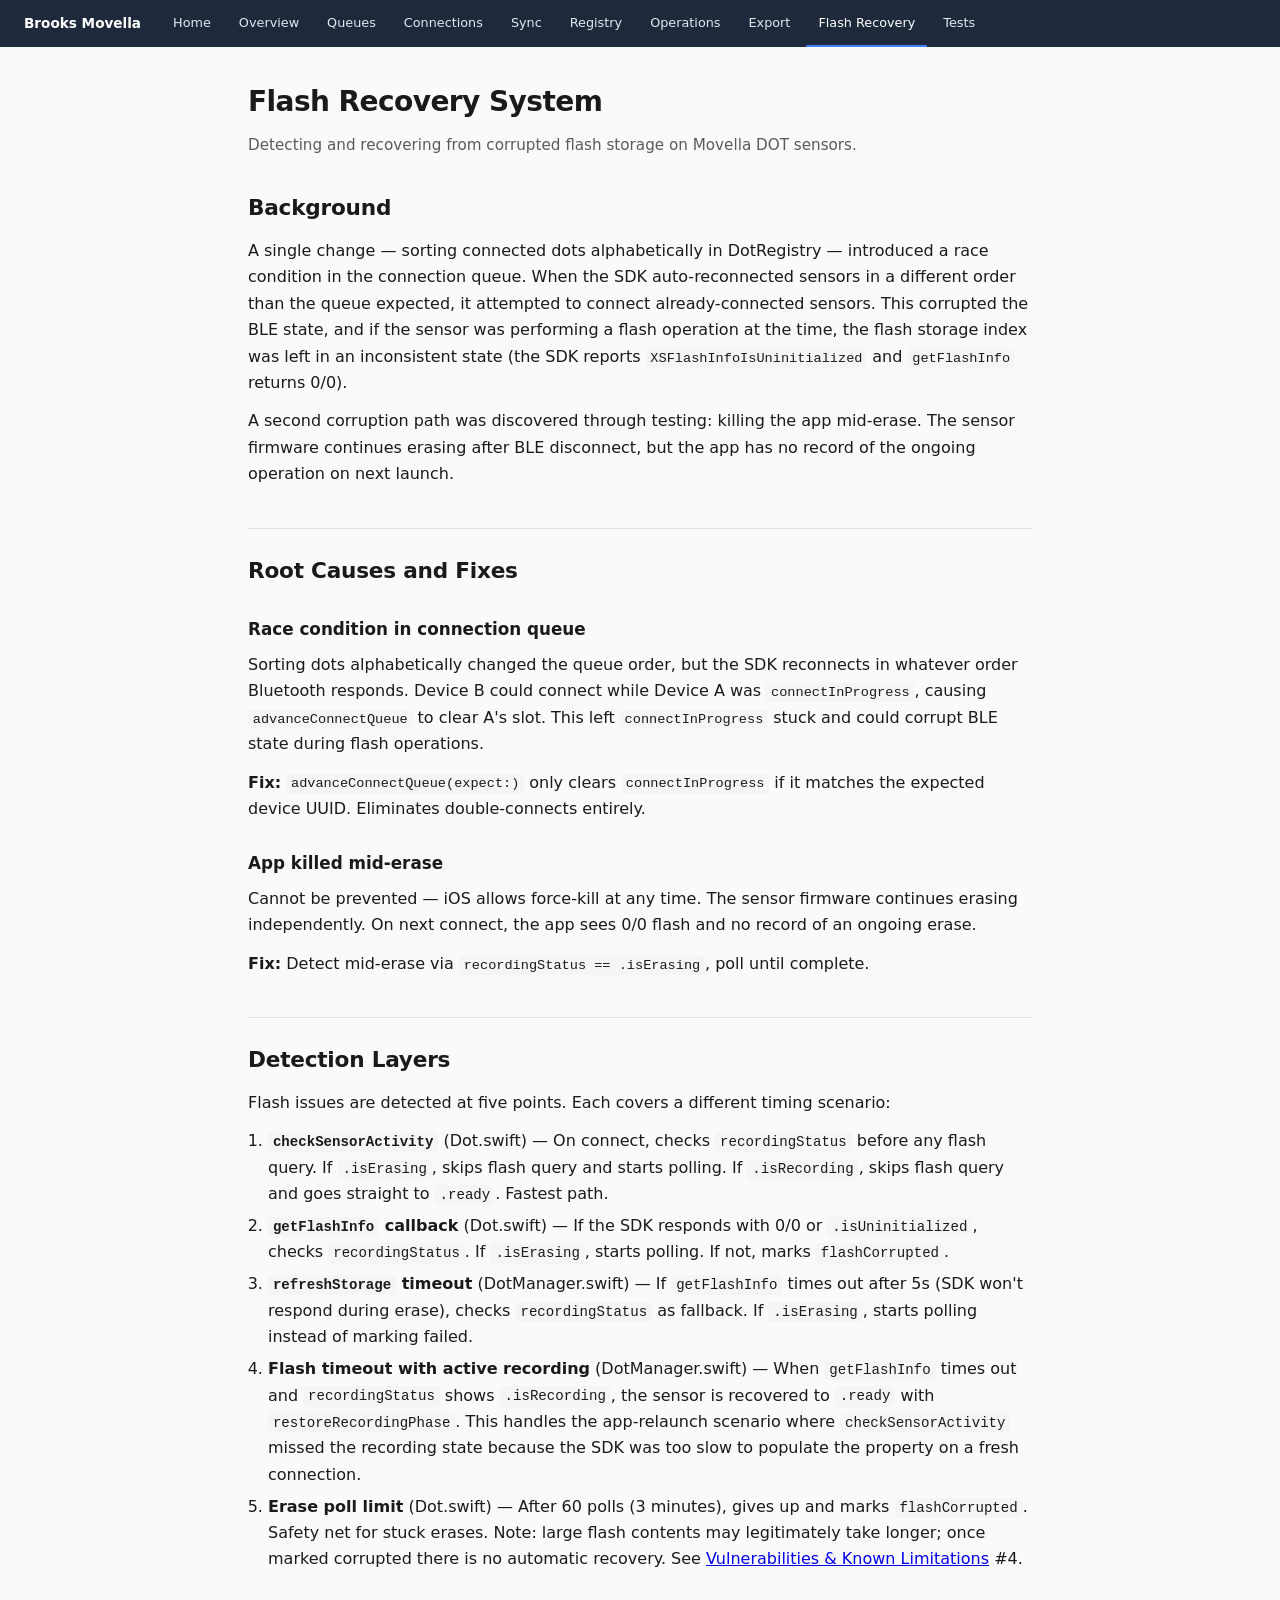
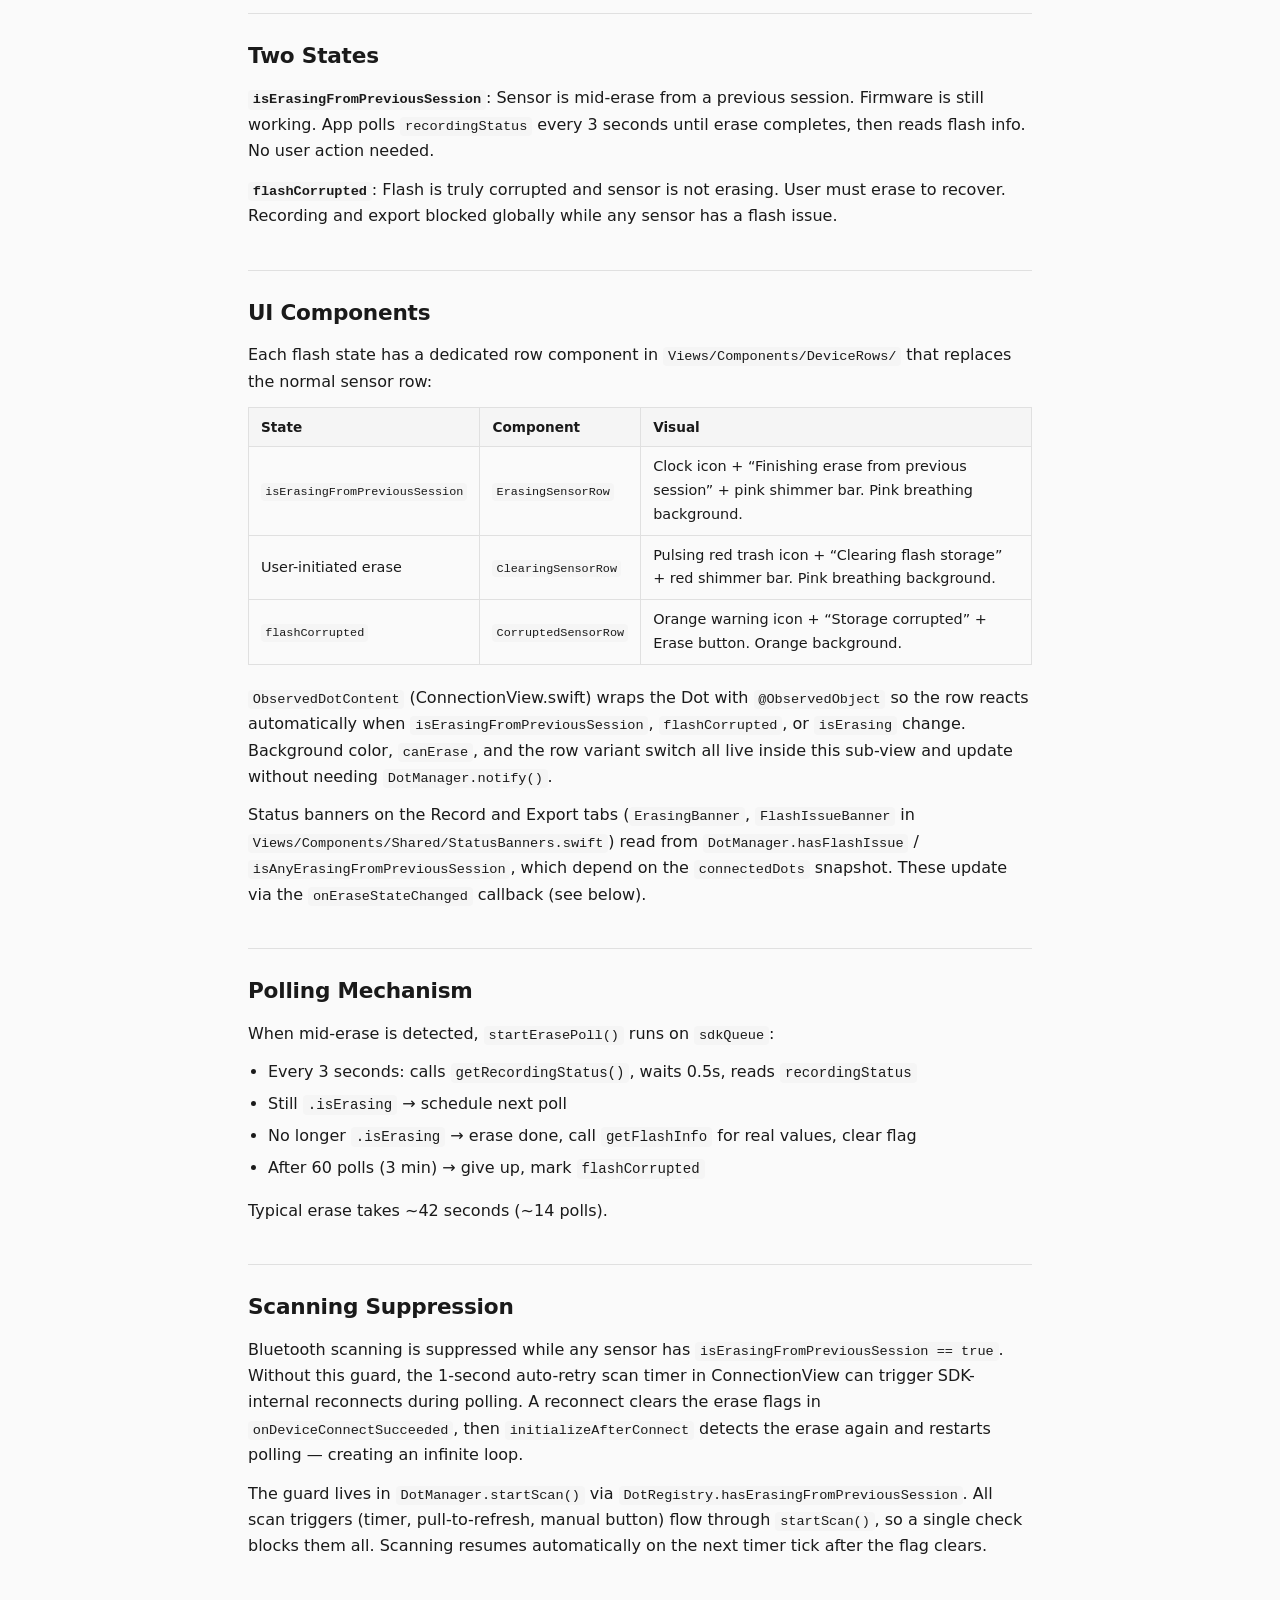
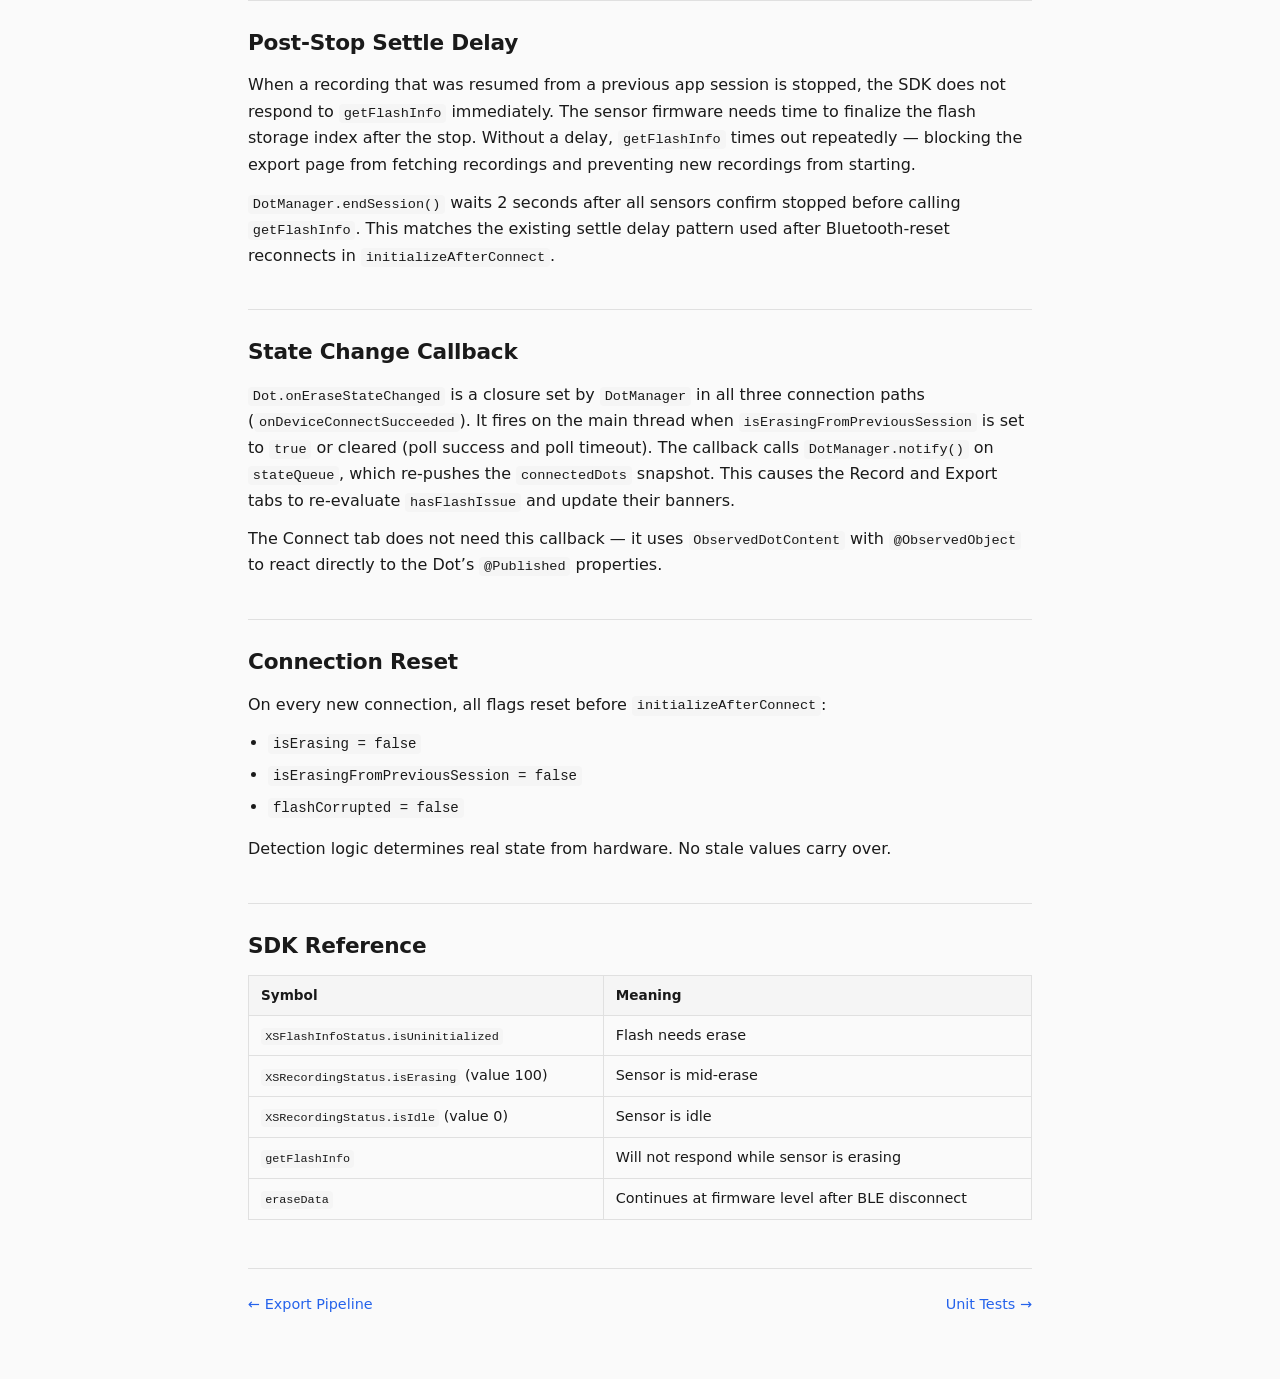
<file: docs/flash-recovery.html>
<!DOCTYPE html>
<html lang="en">
<head>
<meta charset="utf-8">
<meta name="viewport" content="width=device-width, initial-scale=1">
<title>Flash Recovery — Brooks Movella App</title>
<link rel="stylesheet" href="style.css">
</head>
<body>

<nav class="top-nav">
  <span class="brand">Brooks Movella</span>
  <a href="index.html">Home</a>
  <a href="overview.html">Overview</a>
  <a href="queues.html">Queues</a>
  <a href="connections.html">Connections</a>
  <a href="sync.html">Sync</a>
  <a href="registry.html">Registry</a>
  <a href="operations.html">Operations</a>
  <a href="export.html">Export</a>
  <a href="flash-recovery.html" class="active">Flash Recovery</a>
  <a href="tests.html">Tests</a>
</nav>

<div class="container">
  <h1>Flash Recovery System</h1>
  <p class="subtitle">Detecting and recovering from corrupted flash storage on Movella DOT sensors.</p>

  <h2>Background</h2>

  <p>A single change &mdash; sorting connected dots alphabetically in DotRegistry &mdash; introduced a race condition in the connection queue. When the SDK auto-reconnected sensors in a different order than the queue expected, it attempted to connect already-connected sensors. This corrupted the BLE state, and if the sensor was performing a flash operation at the time, the flash storage index was left in an inconsistent state (the SDK reports <code>XSFlashInfoIsUninitialized</code> and <code>getFlashInfo</code> returns 0/0).</p>

  <p>A second corruption path was discovered through testing: killing the app mid-erase. The sensor firmware continues erasing after BLE disconnect, but the app has no record of the ongoing operation on next launch.</p>

  <h2>Root Causes and Fixes</h2>

  <h3>Race condition in connection queue</h3>

  <p>Sorting dots alphabetically changed the queue order, but the SDK reconnects in whatever order Bluetooth responds. Device B could connect while Device A was <code>connectInProgress</code>, causing <code>advanceConnectQueue</code> to clear A's slot. This left <code>connectInProgress</code> stuck and could corrupt BLE state during flash operations.</p>

  <p><strong>Fix:</strong> <code>advanceConnectQueue(expect:)</code> only clears <code>connectInProgress</code> if it matches the expected device UUID. Eliminates double-connects entirely.</p>

  <h3>App killed mid-erase</h3>

  <p>Cannot be prevented &mdash; iOS allows force-kill at any time. The sensor firmware continues erasing independently. On next connect, the app sees 0/0 flash and no record of an ongoing erase.</p>

  <p><strong>Fix:</strong> Detect mid-erase via <code>recordingStatus == .isErasing</code>, poll until complete.</p>

  <h2>Detection Layers</h2>

  <p>Flash issues are detected at five points. Each covers a different timing scenario:</p>

  <ol>
    <li><strong><code>checkSensorActivity</code></strong> (Dot.swift) &mdash; On connect, checks <code>recordingStatus</code> before any flash query. If <code>.isErasing</code>, skips flash query and starts polling. If <code>.isRecording</code>, skips flash query and goes straight to <code>.ready</code>. Fastest path.</li>
    <li><strong><code>getFlashInfo</code> callback</strong> (Dot.swift) &mdash; If the SDK responds with 0/0 or <code>.isUninitialized</code>, checks <code>recordingStatus</code>. If <code>.isErasing</code>, starts polling. If not, marks <code>flashCorrupted</code>.</li>
    <li><strong><code>refreshStorage</code> timeout</strong> (DotManager.swift) &mdash; If <code>getFlashInfo</code> times out after 5s (SDK won't respond during erase), checks <code>recordingStatus</code> as fallback. If <code>.isErasing</code>, starts polling instead of marking failed.</li>
    <li><strong>Flash timeout with active recording</strong> (DotManager.swift) &mdash; When <code>getFlashInfo</code> times out and <code>recordingStatus</code> shows <code>.isRecording</code>, the sensor is recovered to <code>.ready</code> with <code>restoreRecordingPhase</code>. This handles the app-relaunch scenario where <code>checkSensorActivity</code> missed the recording state because the SDK was too slow to populate the property on a fresh connection.</li>
    <li><strong>Erase poll limit</strong> (Dot.swift) &mdash; After 60 polls (3 minutes), gives up and marks <code>flashCorrupted</code>. Safety net for stuck erases. Note: large flash contents may legitimately take longer; once marked corrupted there is no automatic recovery. See <a href="overview.html">Vulnerabilities &amp; Known Limitations</a> #4.</li>
  </ol>

  <h2>Two States</h2>

  <p><strong><code>isErasingFromPreviousSession</code></strong>: Sensor is mid-erase from a previous session. Firmware is still working. App polls <code>recordingStatus</code> every 3 seconds until erase completes, then reads flash info. No user action needed.</p>

  <p><strong><code>flashCorrupted</code></strong>: Flash is truly corrupted and sensor is not erasing. User must erase to recover. Recording and export blocked globally while any sensor has a flash issue.</p>

  <h2>UI Components</h2>

  <p>Each flash state has a dedicated row component in <code>Views/Components/DeviceRows/</code> that replaces the normal sensor row:</p>

  <table>
    <thead>
      <tr><th>State</th><th>Component</th><th>Visual</th></tr>
    </thead>
    <tbody>
      <tr>
        <td><code>isErasingFromPreviousSession</code></td>
        <td><code>ErasingSensorRow</code></td>
        <td>Clock icon + &ldquo;Finishing erase from previous session&rdquo; + pink shimmer bar. Pink breathing background.</td>
      </tr>
      <tr>
        <td>User-initiated erase</td>
        <td><code>ClearingSensorRow</code></td>
        <td>Pulsing red trash icon + &ldquo;Clearing flash storage&rdquo; + red shimmer bar. Pink breathing background.</td>
      </tr>
      <tr>
        <td><code>flashCorrupted</code></td>
        <td><code>CorruptedSensorRow</code></td>
        <td>Orange warning icon + &ldquo;Storage corrupted&rdquo; + Erase button. Orange background.</td>
      </tr>
    </tbody>
  </table>

  <p><code>ObservedDotContent</code> (ConnectionView.swift) wraps the Dot with <code>@ObservedObject</code> so the row reacts automatically when <code>isErasingFromPreviousSession</code>, <code>flashCorrupted</code>, or <code>isErasing</code> change. Background color, <code>canErase</code>, and the row variant switch all live inside this sub-view and update without needing <code>DotManager.notify()</code>.</p>

  <p>Status banners on the Record and Export tabs (<code>ErasingBanner</code>, <code>FlashIssueBanner</code> in <code>Views/Components/Shared/StatusBanners.swift</code>) read from <code>DotManager.hasFlashIssue</code> / <code>isAnyErasingFromPreviousSession</code>, which depend on the <code>connectedDots</code> snapshot. These update via the <code>onEraseStateChanged</code> callback (see below).</p>

  <h2>Polling Mechanism</h2>

  <p>When mid-erase is detected, <code>startErasePoll()</code> runs on <code>sdkQueue</code>:</p>

  <ul>
    <li>Every 3 seconds: calls <code>getRecordingStatus()</code>, waits 0.5s, reads <code>recordingStatus</code></li>
    <li>Still <code>.isErasing</code> &rarr; schedule next poll</li>
    <li>No longer <code>.isErasing</code> &rarr; erase done, call <code>getFlashInfo</code> for real values, clear flag</li>
    <li>After 60 polls (3 min) &rarr; give up, mark <code>flashCorrupted</code></li>
  </ul>

  <p>Typical erase takes ~42 seconds (~14 polls).</p>

  <h2>Scanning Suppression</h2>

  <p>Bluetooth scanning is suppressed while any sensor has <code>isErasingFromPreviousSession == true</code>. Without this guard, the 1-second auto-retry scan timer in ConnectionView can trigger SDK-internal reconnects during polling. A reconnect clears the erase flags in <code>onDeviceConnectSucceeded</code>, then <code>initializeAfterConnect</code> detects the erase again and restarts polling &mdash; creating an infinite loop.</p>

  <p>The guard lives in <code>DotManager.startScan()</code> via <code>DotRegistry.hasErasingFromPreviousSession</code>. All scan triggers (timer, pull-to-refresh, manual button) flow through <code>startScan()</code>, so a single check blocks them all. Scanning resumes automatically on the next timer tick after the flag clears.</p>

  <h2>Post-Stop Settle Delay</h2>

  <p>When a recording that was resumed from a previous app session is stopped, the SDK does not respond to <code>getFlashInfo</code> immediately. The sensor firmware needs time to finalize the flash storage index after the stop. Without a delay, <code>getFlashInfo</code> times out repeatedly &mdash; blocking the export page from fetching recordings and preventing new recordings from starting.</p>

  <p><code>DotManager.endSession()</code> waits 2 seconds after all sensors confirm stopped before calling <code>getFlashInfo</code>. This matches the existing settle delay pattern used after Bluetooth-reset reconnects in <code>initializeAfterConnect</code>.</p>

  <h2>State Change Callback</h2>

  <p><code>Dot.onEraseStateChanged</code> is a closure set by <code>DotManager</code> in all three connection paths (<code>onDeviceConnectSucceeded</code>). It fires on the main thread when <code>isErasingFromPreviousSession</code> is set to <code>true</code> or cleared (poll success and poll timeout). The callback calls <code>DotManager.notify()</code> on <code>stateQueue</code>, which re-pushes the <code>connectedDots</code> snapshot. This causes the Record and Export tabs to re-evaluate <code>hasFlashIssue</code> and update their banners.</p>

  <p>The Connect tab does not need this callback &mdash; it uses <code>ObservedDotContent</code> with <code>@ObservedObject</code> to react directly to the Dot&rsquo;s <code>@Published</code> properties.</p>

  <h2>Connection Reset</h2>

  <p>On every new connection, all flags reset before <code>initializeAfterConnect</code>:</p>

  <ul>
    <li><code>isErasing = false</code></li>
    <li><code>isErasingFromPreviousSession = false</code></li>
    <li><code>flashCorrupted = false</code></li>
  </ul>

  <p>Detection logic determines real state from hardware. No stale values carry over.</p>

  <h2>SDK Reference</h2>

  <table>
    <thead>
      <tr><th>Symbol</th><th>Meaning</th></tr>
    </thead>
    <tbody>
      <tr>
        <td><code>XSFlashInfoStatus.isUninitialized</code></td>
        <td>Flash needs erase</td>
      </tr>
      <tr>
        <td><code>XSRecordingStatus.isErasing</code> (value 100)</td>
        <td>Sensor is mid-erase</td>
      </tr>
      <tr>
        <td><code>XSRecordingStatus.isIdle</code> (value 0)</td>
        <td>Sensor is idle</td>
      </tr>
      <tr>
        <td><code>getFlashInfo</code></td>
        <td>Will not respond while sensor is erasing</td>
      </tr>
      <tr>
        <td><code>eraseData</code></td>
        <td>Continues at firmware level after BLE disconnect</td>
      </tr>
    </tbody>
  </table>

  <div class="page-nav">
    <a href="export.html">&larr; Export Pipeline</a>
    <a href="tests.html">Unit Tests &rarr;</a>
  </div>
</div>

</body>
</html>
</file>
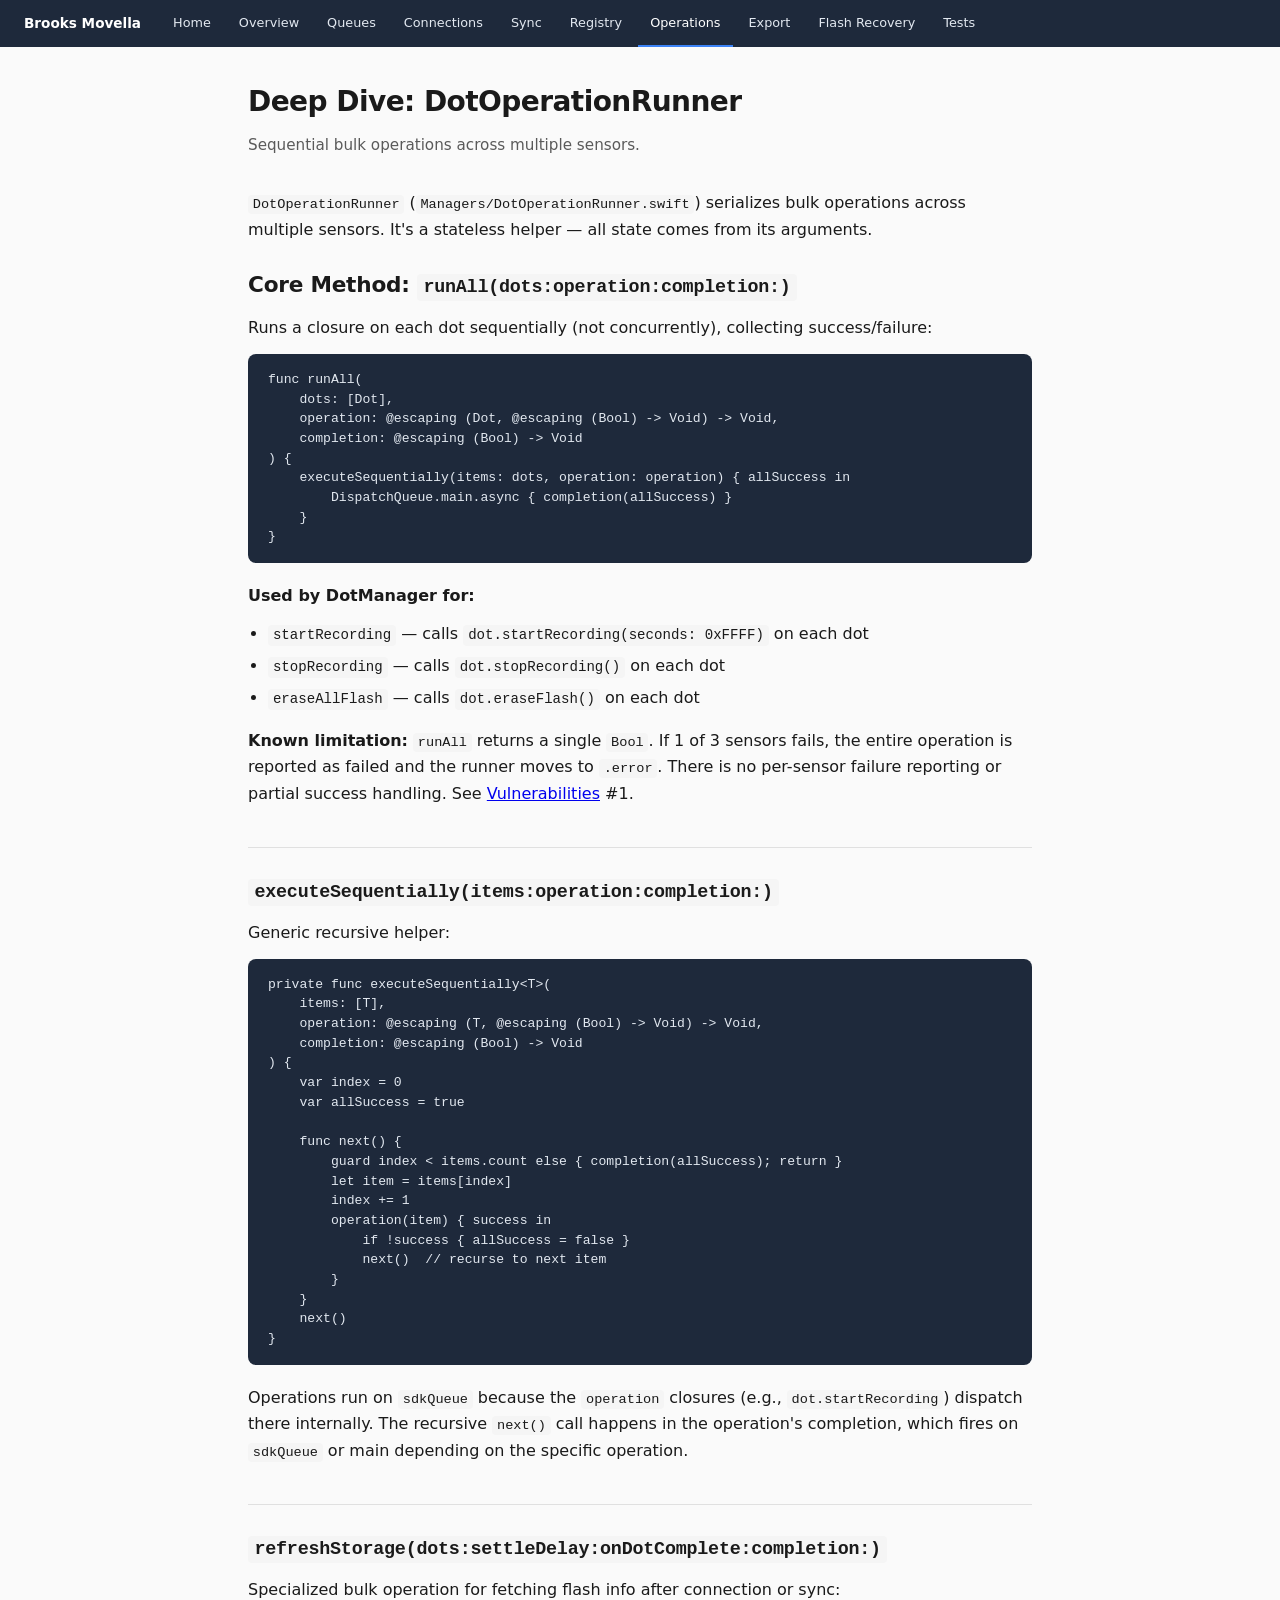
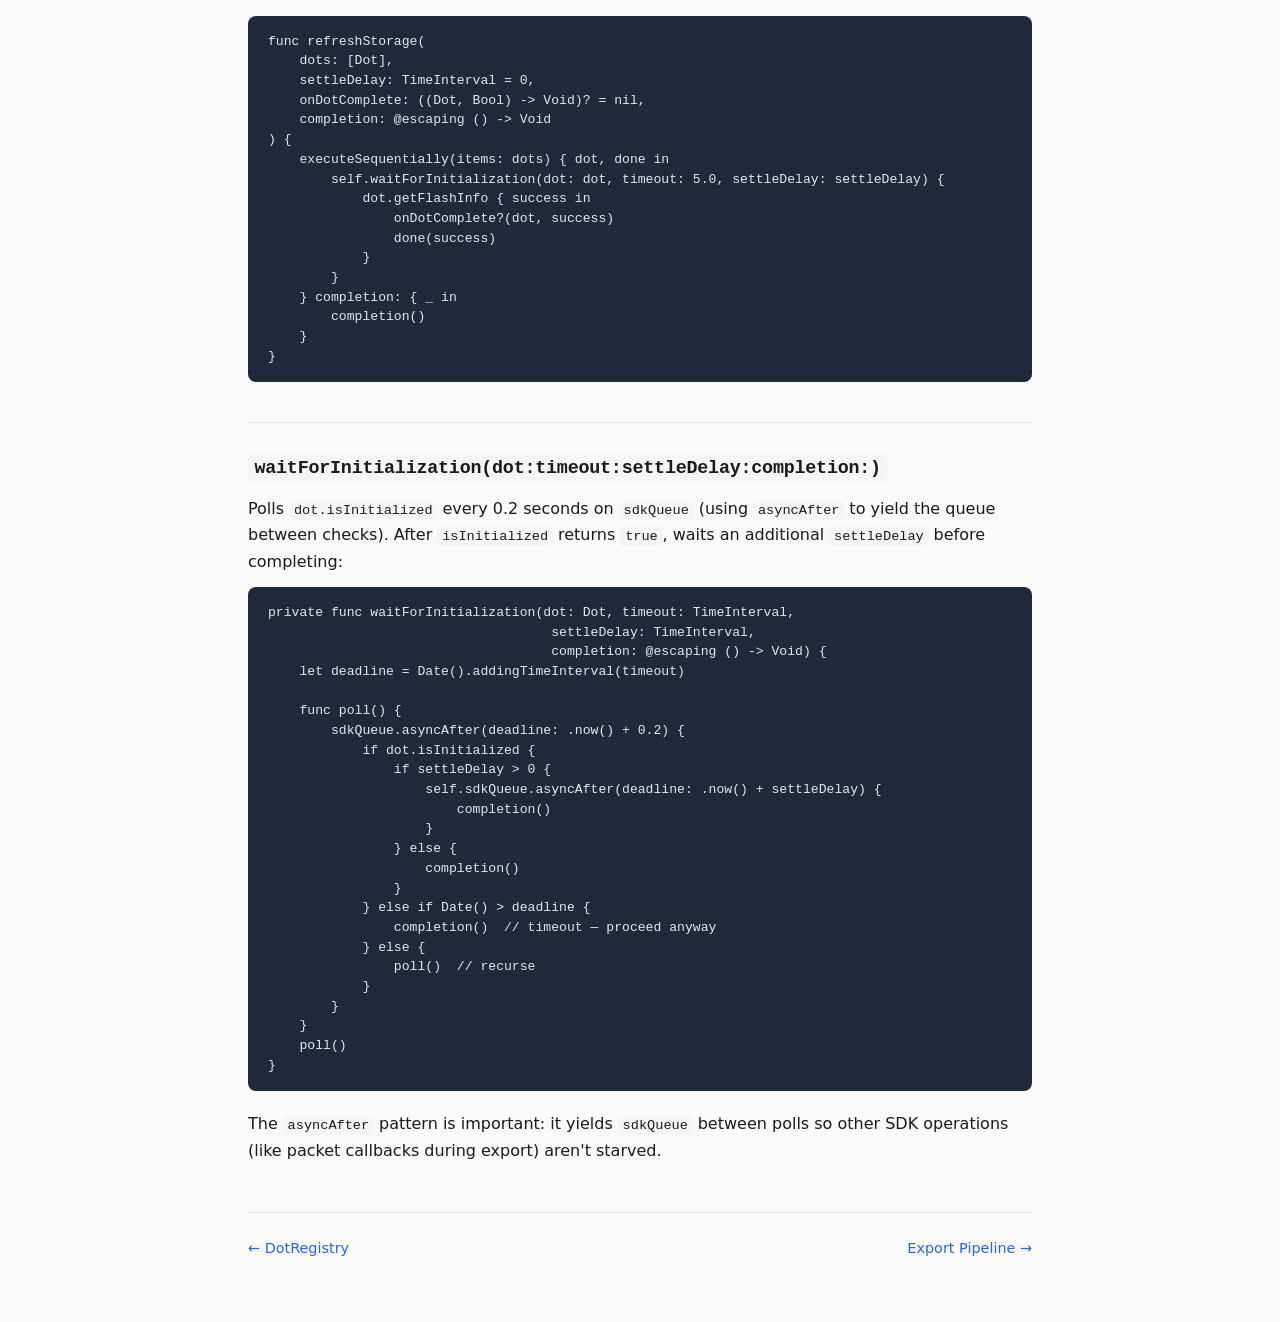
<file: docs/operations.html>
<!DOCTYPE html>
<html lang="en">
<head>
<meta charset="utf-8">
<meta name="viewport" content="width=device-width, initial-scale=1">
<title>DotOperationRunner — Brooks Movella App</title>
<link rel="stylesheet" href="style.css">
</head>
<body>

<nav class="top-nav">
  <span class="brand">Brooks Movella</span>
  <a href="index.html">Home</a>
  <a href="overview.html">Overview</a>
  <a href="queues.html">Queues</a>
  <a href="connections.html">Connections</a>
  <a href="sync.html">Sync</a>
  <a href="registry.html">Registry</a>
  <a href="operations.html" class="active">Operations</a>
  <a href="export.html">Export</a>
  <a href="flash-recovery.html">Flash Recovery</a>
  <a href="tests.html">Tests</a>
</nav>

<div class="container">
  <h1>Deep Dive: DotOperationRunner</h1>
  <p class="subtitle">Sequential bulk operations across multiple sensors.</p>

  <p><code>DotOperationRunner</code> (<code>Managers/DotOperationRunner.swift</code>) serializes bulk operations across multiple sensors. It's a stateless helper &mdash; all state comes from its arguments.</p>

  <h2>Core Method: <code>runAll(dots:operation:completion:)</code></h2>

  <p>Runs a closure on each dot sequentially (not concurrently), collecting success/failure:</p>

<pre><code>func runAll(
    dots: [Dot],
    operation: @escaping (Dot, @escaping (Bool) -> Void) -> Void,
    completion: @escaping (Bool) -> Void
) {
    executeSequentially(items: dots, operation: operation) { allSuccess in
        DispatchQueue.main.async { completion(allSuccess) }
    }
}</code></pre>

  <p><strong>Used by DotManager for:</strong></p>
  <ul>
    <li><code>startRecording</code> &mdash; calls <code>dot.startRecording(seconds: 0xFFFF)</code> on each dot</li>
    <li><code>stopRecording</code> &mdash; calls <code>dot.stopRecording()</code> on each dot</li>
    <li><code>eraseAllFlash</code> &mdash; calls <code>dot.eraseFlash()</code> on each dot</li>
  </ul>

  <p><strong>Known limitation:</strong> <code>runAll</code> returns a single <code>Bool</code>. If 1 of 3 sensors fails, the entire operation is reported as failed and the runner moves to <code>.error</code>. There is no per-sensor failure reporting or partial success handling. See <a href="overview.html">Vulnerabilities</a> #1.</p>

  <h2><code>executeSequentially(items:operation:completion:)</code></h2>

  <p>Generic recursive helper:</p>

<pre><code>private func executeSequentially&lt;T&gt;(
    items: [T],
    operation: @escaping (T, @escaping (Bool) -> Void) -> Void,
    completion: @escaping (Bool) -> Void
) {
    var index = 0
    var allSuccess = true

    func next() {
        guard index &lt; items.count else { completion(allSuccess); return }
        let item = items[index]
        index += 1
        operation(item) { success in
            if !success { allSuccess = false }
            next()  // recurse to next item
        }
    }
    next()
}</code></pre>

  <p>Operations run on <code>sdkQueue</code> because the <code>operation</code> closures (e.g., <code>dot.startRecording</code>) dispatch there internally. The recursive <code>next()</code> call happens in the operation's completion, which fires on <code>sdkQueue</code> or main depending on the specific operation.</p>

  <h2><code>refreshStorage(dots:settleDelay:onDotComplete:completion:)</code></h2>

  <p>Specialized bulk operation for fetching flash info after connection or sync:</p>

<pre><code>func refreshStorage(
    dots: [Dot],
    settleDelay: TimeInterval = 0,
    onDotComplete: ((Dot, Bool) -> Void)? = nil,
    completion: @escaping () -> Void
) {
    executeSequentially(items: dots) { dot, done in
        self.waitForInitialization(dot: dot, timeout: 5.0, settleDelay: settleDelay) {
            dot.getFlashInfo { success in
                onDotComplete?(dot, success)
                done(success)
            }
        }
    } completion: { _ in
        completion()
    }
}</code></pre>

  <h2><code>waitForInitialization(dot:timeout:settleDelay:completion:)</code></h2>

  <p>Polls <code>dot.isInitialized</code> every 0.2 seconds on <code>sdkQueue</code> (using <code>asyncAfter</code> to yield the queue between checks). After <code>isInitialized</code> returns <code>true</code>, waits an additional <code>settleDelay</code> before completing:</p>

<pre><code>private func waitForInitialization(dot: Dot, timeout: TimeInterval,
                                    settleDelay: TimeInterval,
                                    completion: @escaping () -> Void) {
    let deadline = Date().addingTimeInterval(timeout)

    func poll() {
        sdkQueue.asyncAfter(deadline: .now() + 0.2) {
            if dot.isInitialized {
                if settleDelay > 0 {
                    self.sdkQueue.asyncAfter(deadline: .now() + settleDelay) {
                        completion()
                    }
                } else {
                    completion()
                }
            } else if Date() > deadline {
                completion()  // timeout &mdash; proceed anyway
            } else {
                poll()  // recurse
            }
        }
    }
    poll()
}</code></pre>

  <p>The <code>asyncAfter</code> pattern is important: it yields <code>sdkQueue</code> between polls so other SDK operations (like packet callbacks during export) aren't starved.</p>

  <div class="page-nav">
    <a href="registry.html">&larr; DotRegistry</a>
    <a href="export.html">Export Pipeline &rarr;</a>
  </div>
</div>

</body>
</html>
</file>
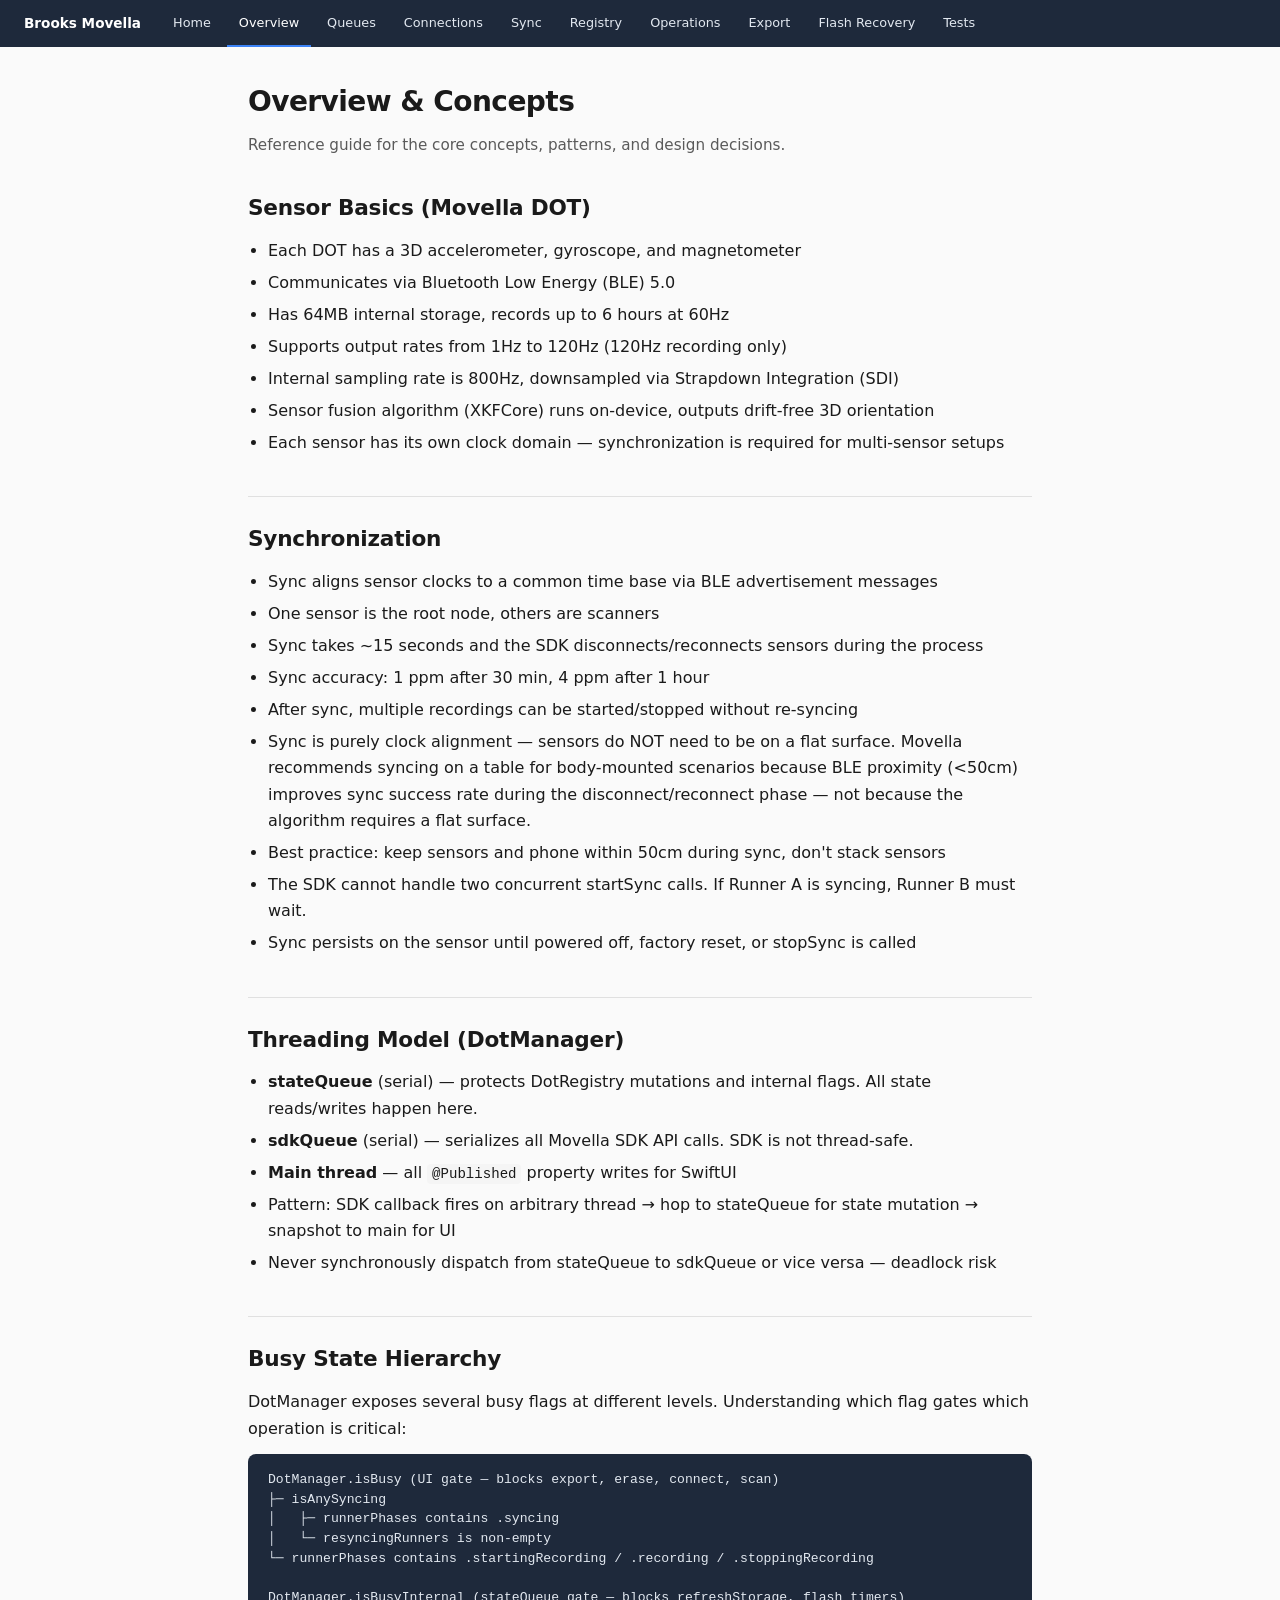
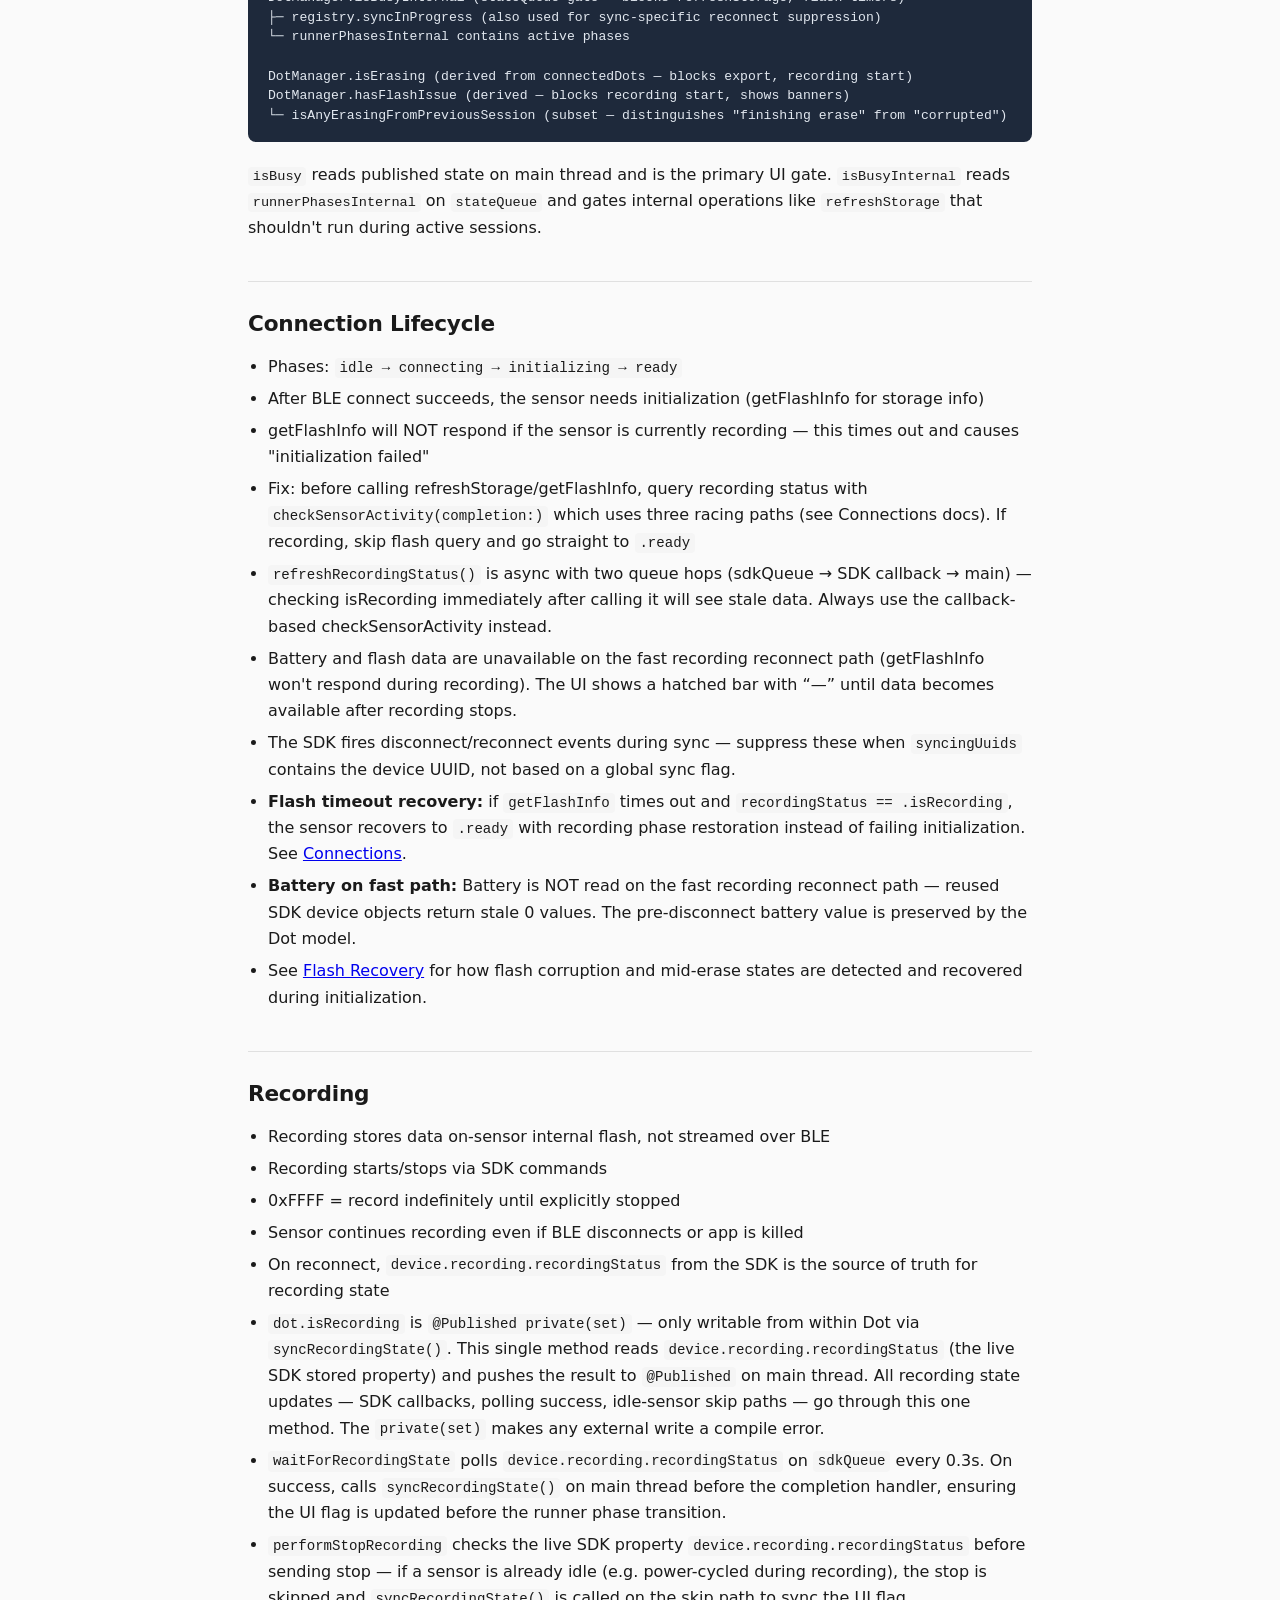
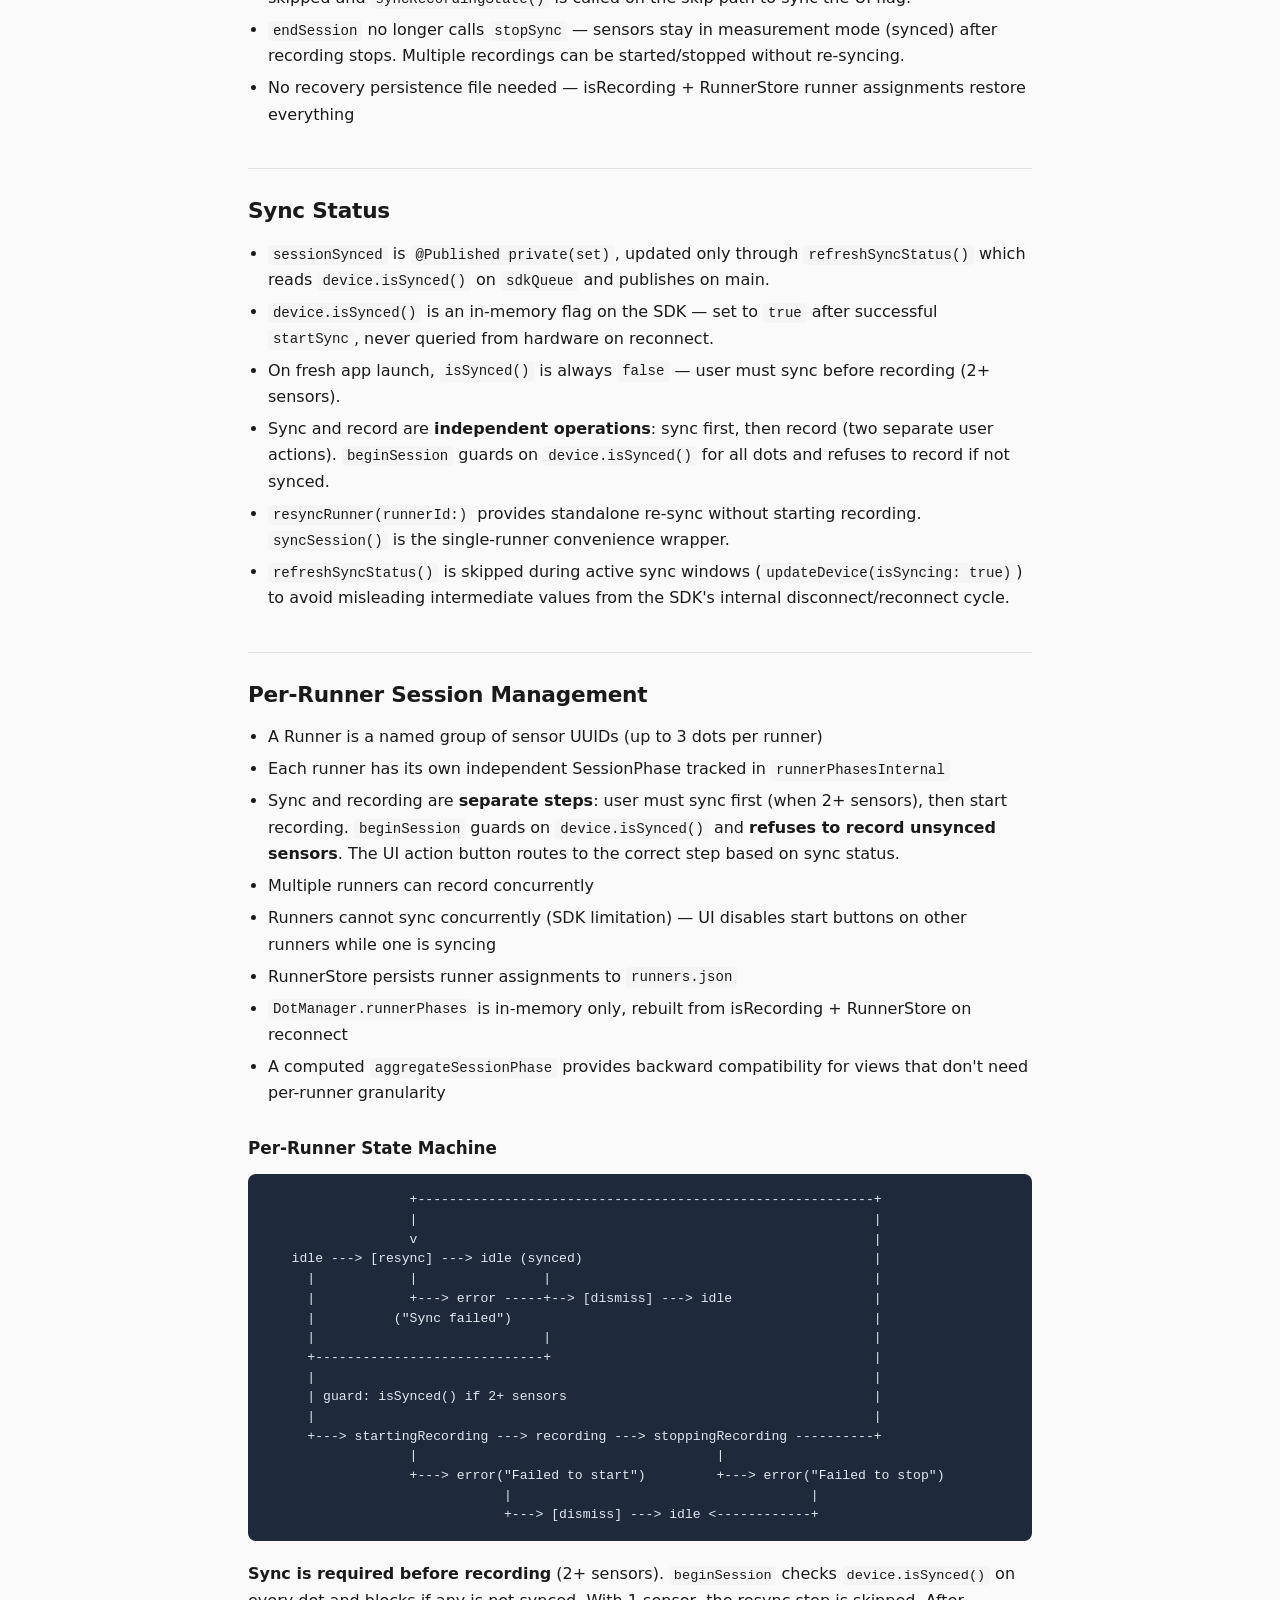
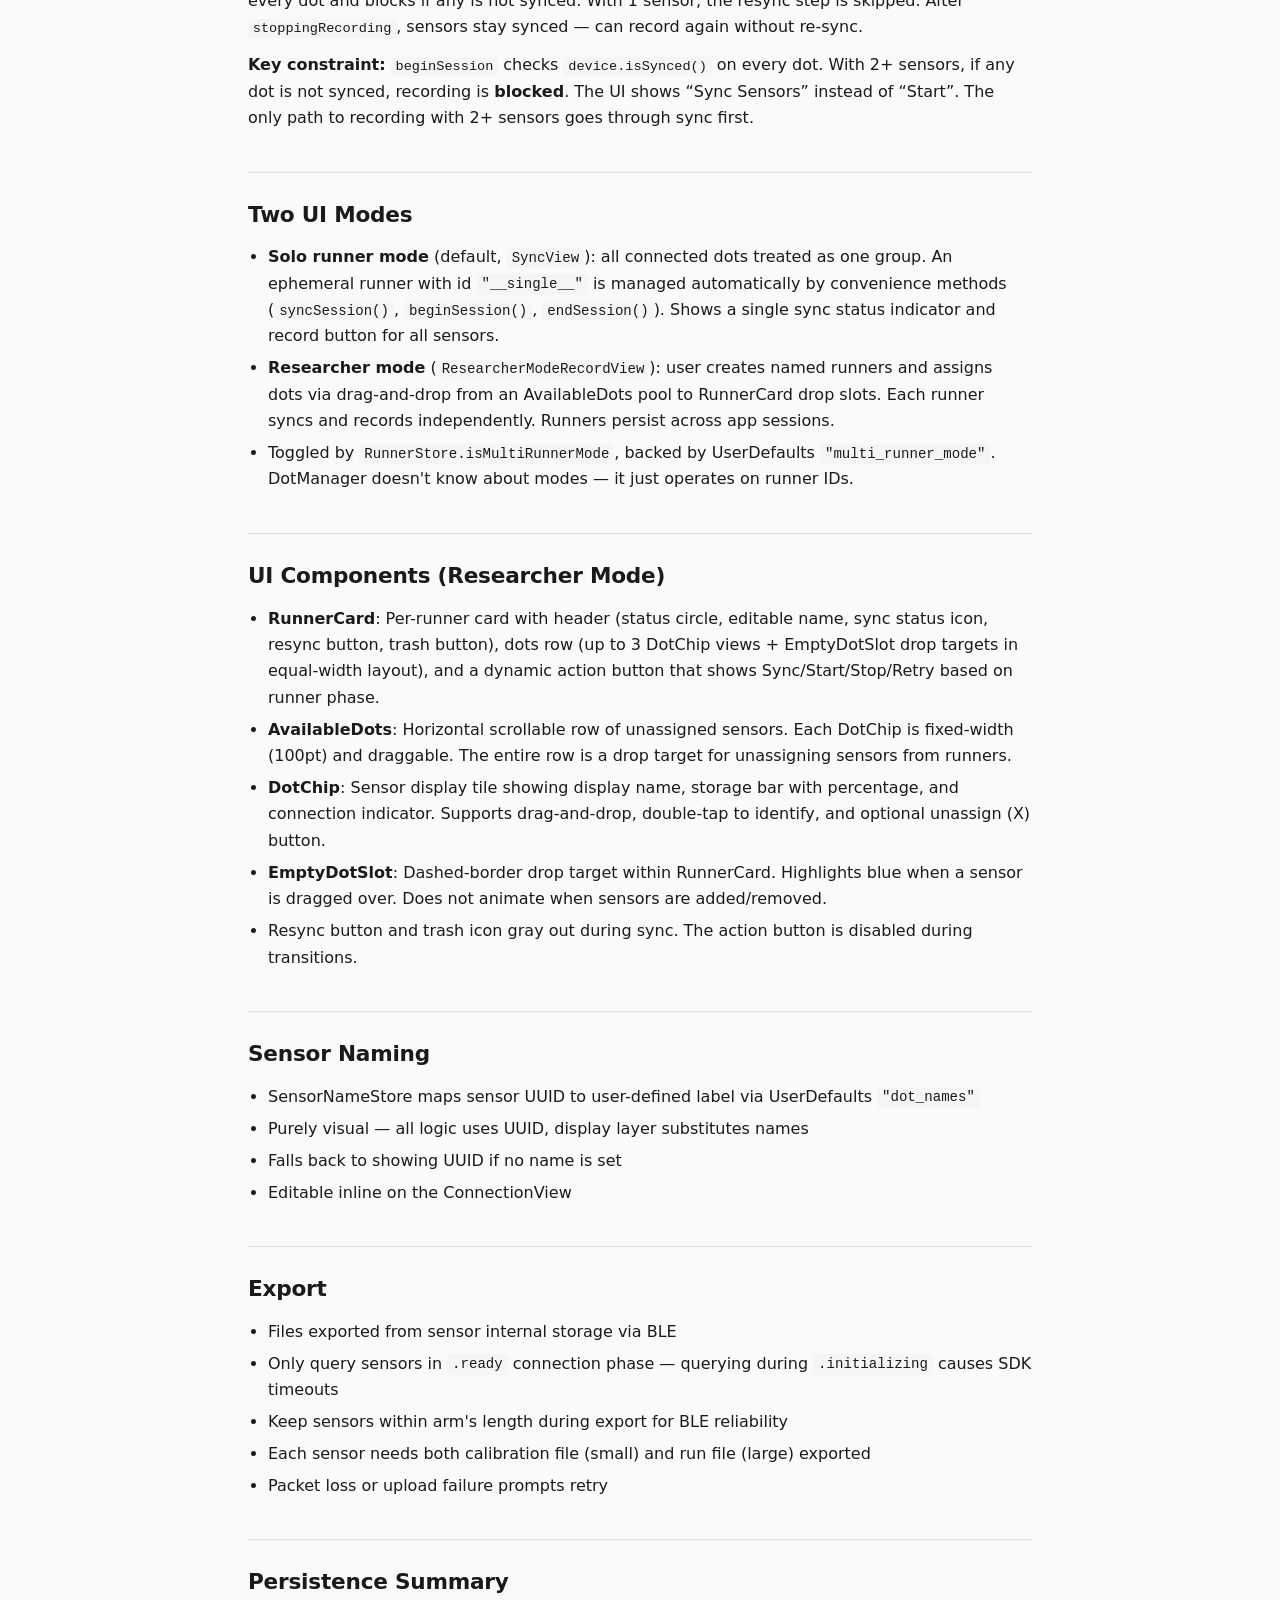
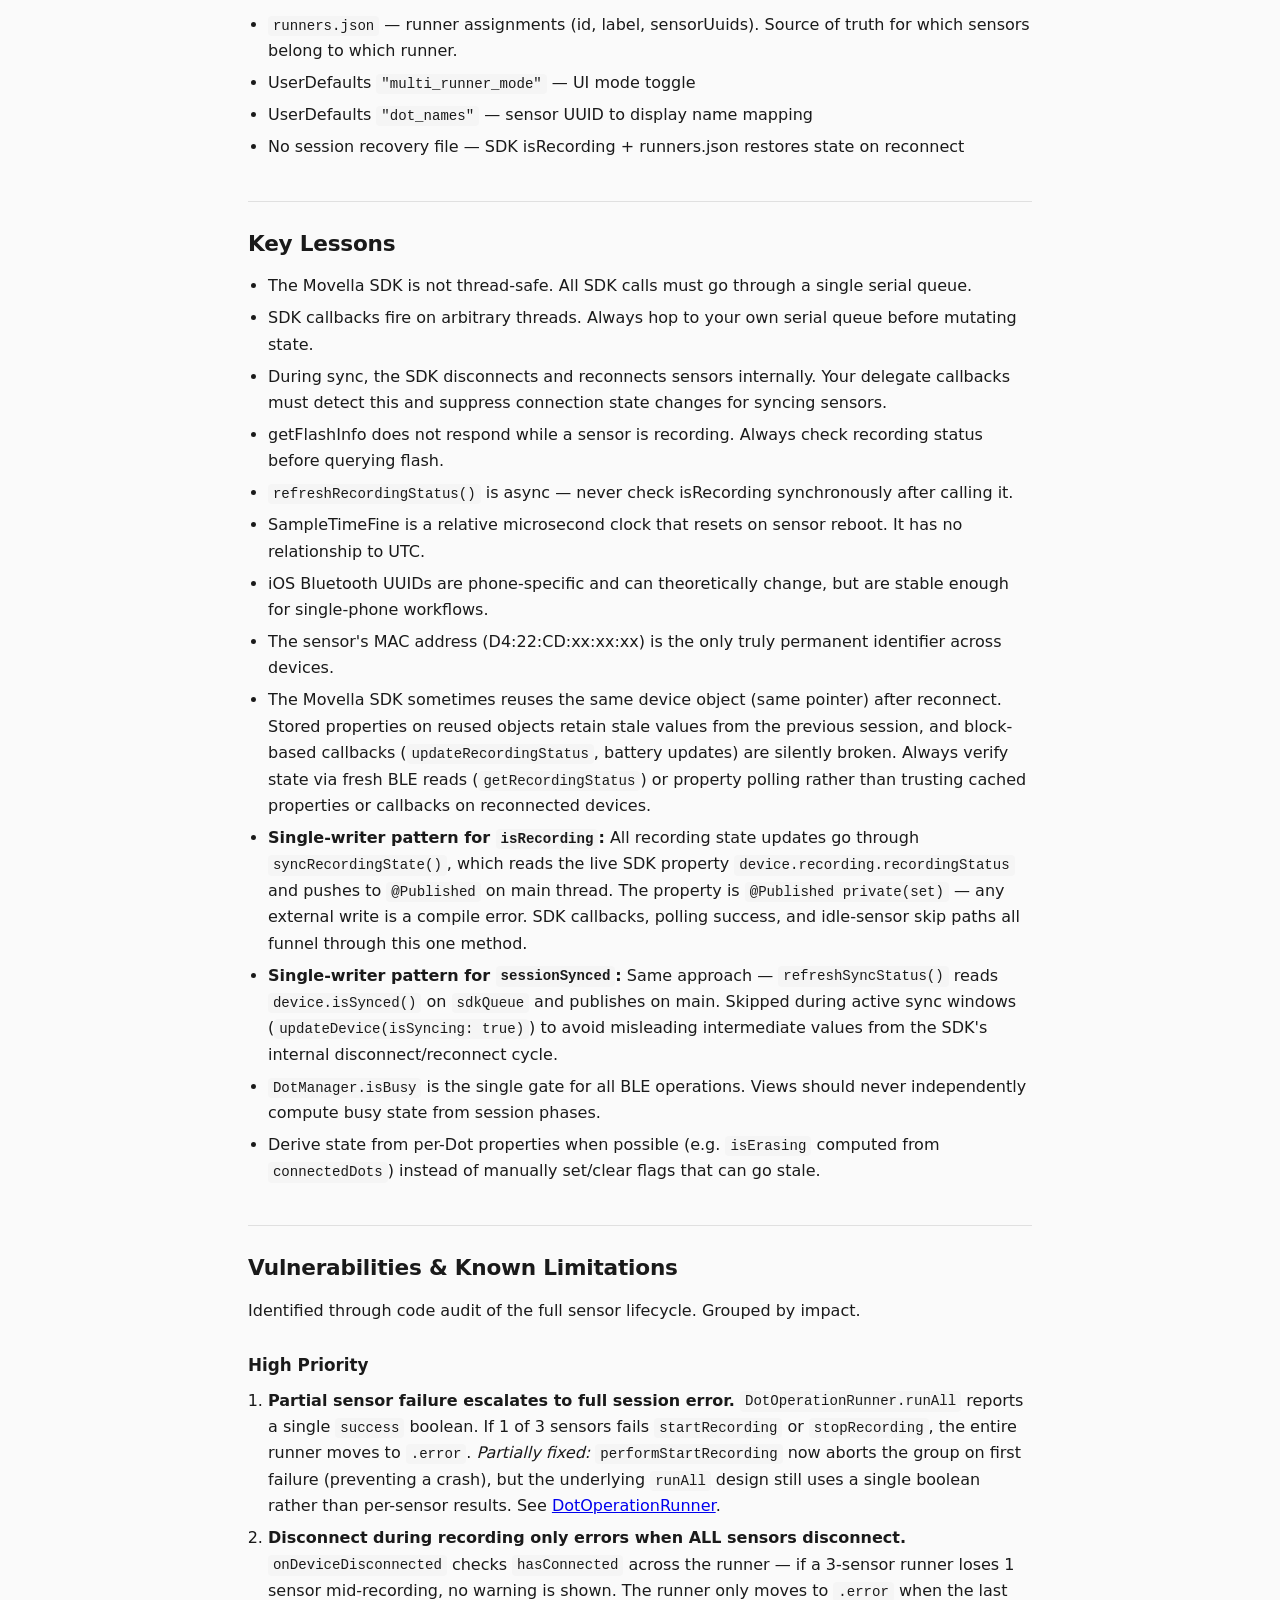
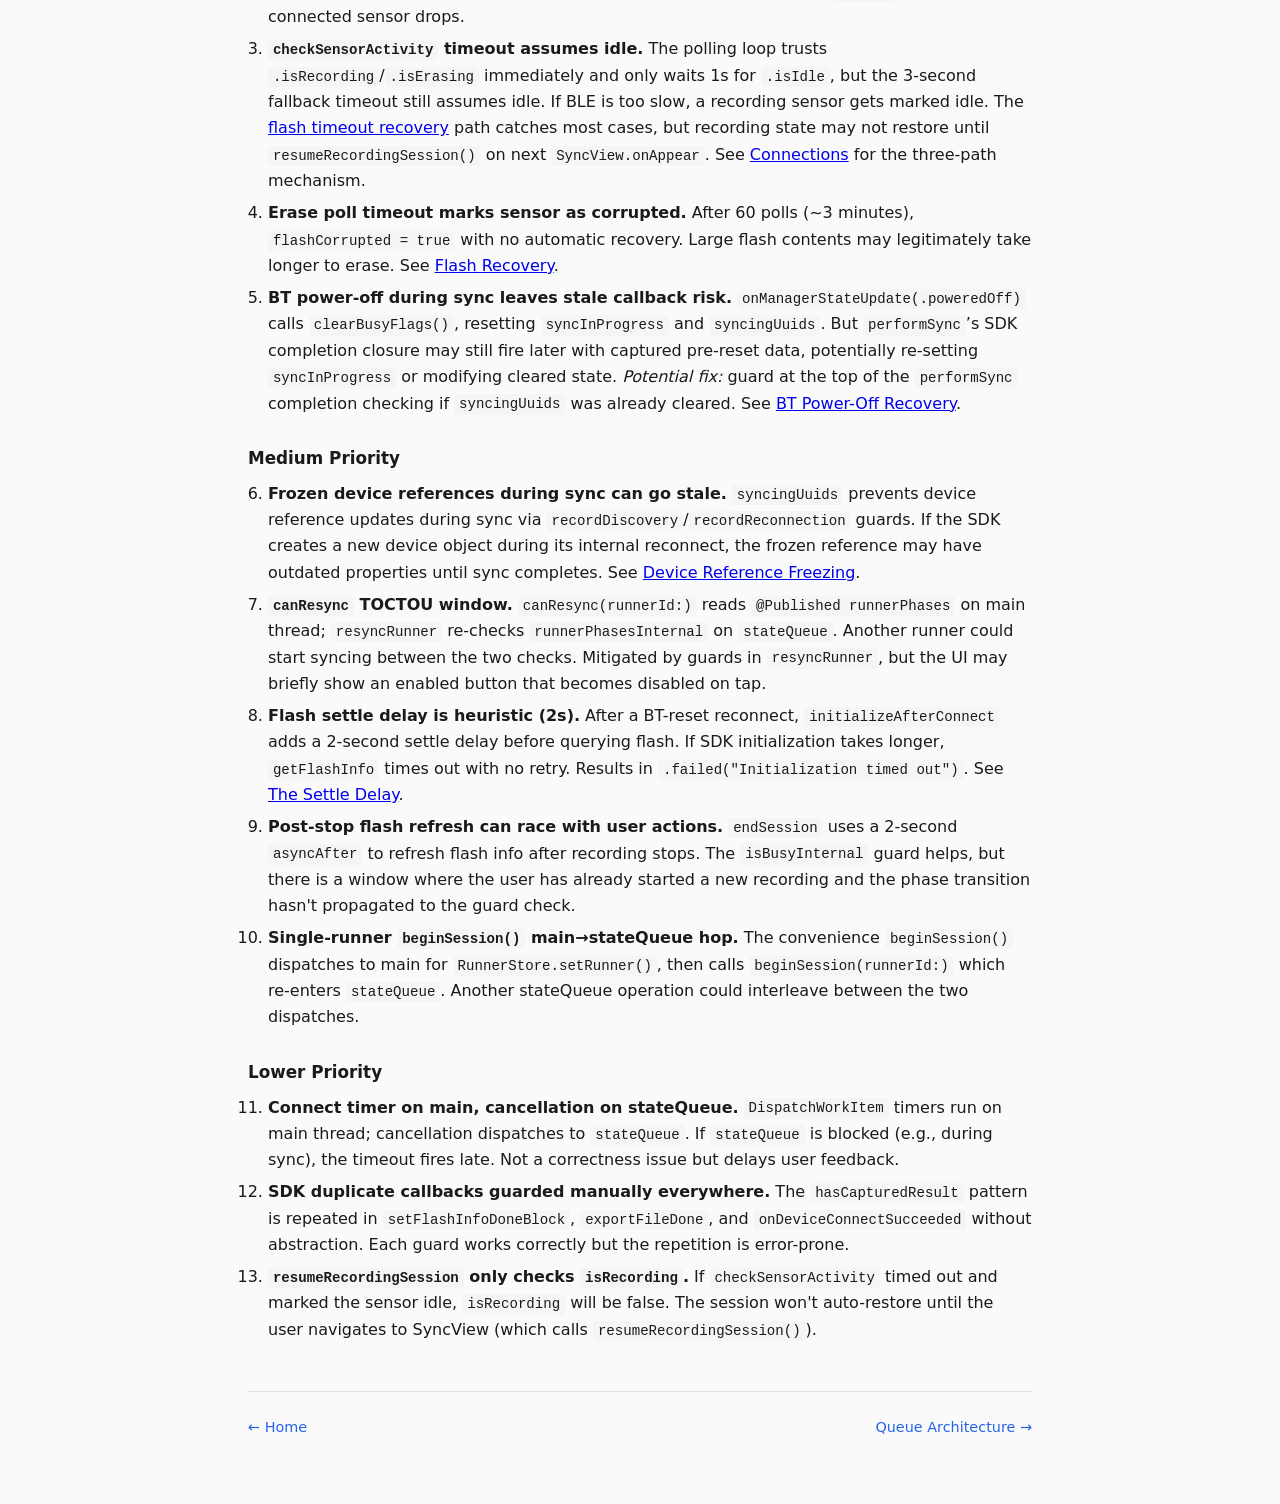
<file: docs/overview.html>
<!DOCTYPE html>
<html lang="en">
<head>
<meta charset="utf-8">
<meta name="viewport" content="width=device-width, initial-scale=1">
<title>Overview — Brooks Movella App</title>
<link rel="stylesheet" href="style.css">
</head>
<body>

<nav class="top-nav">
  <span class="brand">Brooks Movella</span>
  <a href="index.html">Home</a>
  <a href="overview.html" class="active">Overview</a>
  <a href="queues.html">Queues</a>
  <a href="connections.html">Connections</a>
  <a href="sync.html">Sync</a>
  <a href="registry.html">Registry</a>
  <a href="operations.html">Operations</a>
  <a href="export.html">Export</a>
  <a href="flash-recovery.html">Flash Recovery</a>
  <a href="tests.html">Tests</a>
</nav>

<div class="container">
  <h1>Overview &amp; Concepts</h1>
  <p class="subtitle">Reference guide for the core concepts, patterns, and design decisions.</p>

  <h2>Sensor Basics (Movella DOT)</h2>
  <ul>
    <li>Each DOT has a 3D accelerometer, gyroscope, and magnetometer</li>
    <li>Communicates via Bluetooth Low Energy (BLE) 5.0</li>
    <li>Has 64MB internal storage, records up to 6 hours at 60Hz</li>
    <li>Supports output rates from 1Hz to 120Hz (120Hz recording only)</li>
    <li>Internal sampling rate is 800Hz, downsampled via Strapdown Integration (SDI)</li>
    <li>Sensor fusion algorithm (XKFCore) runs on-device, outputs drift-free 3D orientation</li>
    <li>Each sensor has its own clock domain &mdash; synchronization is required for multi-sensor setups</li>
  </ul>

  <h2>Synchronization</h2>
  <ul>
    <li>Sync aligns sensor clocks to a common time base via BLE advertisement messages</li>
    <li>One sensor is the root node, others are scanners</li>
    <li>Sync takes ~15 seconds and the SDK disconnects/reconnects sensors during the process</li>
    <li>Sync accuracy: 1 ppm after 30 min, 4 ppm after 1 hour</li>
    <li>After sync, multiple recordings can be started/stopped without re-syncing</li>
    <li>Sync is purely clock alignment &mdash; sensors do NOT need to be on a flat surface. Movella recommends syncing on a table for body-mounted scenarios because BLE proximity (&lt;50cm) improves sync success rate during the disconnect/reconnect phase &mdash; not because the algorithm requires a flat surface.</li>
    <li>Best practice: keep sensors and phone within 50cm during sync, don't stack sensors</li>
    <li>The SDK cannot handle two concurrent startSync calls. If Runner A is syncing, Runner B must wait.</li>
    <li>Sync persists on the sensor until powered off, factory reset, or stopSync is called</li>
  </ul>

  <h2>Threading Model (DotManager)</h2>
  <ul>
    <li><strong>stateQueue</strong> (serial) &mdash; protects DotRegistry mutations and internal flags. All state reads/writes happen here.</li>
    <li><strong>sdkQueue</strong> (serial) &mdash; serializes all Movella SDK API calls. SDK is not thread-safe.</li>
    <li><strong>Main thread</strong> &mdash; all <code>@Published</code> property writes for SwiftUI</li>
    <li>Pattern: SDK callback fires on arbitrary thread &rarr; hop to stateQueue for state mutation &rarr; snapshot to main for UI</li>
    <li>Never synchronously dispatch from stateQueue to sdkQueue or vice versa &mdash; deadlock risk</li>
  </ul>

  <h2>Busy State Hierarchy</h2>

  <p>DotManager exposes several busy flags at different levels. Understanding which flag gates which operation is critical:</p>

<pre><code>DotManager.isBusy (UI gate &mdash; blocks export, erase, connect, scan)
&boxvr;&boxh; isAnySyncing
&boxv;   &boxvr;&boxh; runnerPhases contains .syncing
&boxv;   &boxur;&boxh; resyncingRunners is non-empty
&boxur;&boxh; runnerPhases contains .startingRecording / .recording / .stoppingRecording

DotManager.isBusyInternal (stateQueue gate &mdash; blocks refreshStorage, flash timers)
&boxvr;&boxh; registry.syncInProgress (also used for sync-specific reconnect suppression)
&boxur;&boxh; runnerPhasesInternal contains active phases

DotManager.isErasing (derived from connectedDots &mdash; blocks export, recording start)
DotManager.hasFlashIssue (derived &mdash; blocks recording start, shows banners)
&boxur;&boxh; isAnyErasingFromPreviousSession (subset &mdash; distinguishes "finishing erase" from "corrupted")</code></pre>

  <p><code>isBusy</code> reads published state on main thread and is the primary UI gate. <code>isBusyInternal</code> reads <code>runnerPhasesInternal</code> on <code>stateQueue</code> and gates internal operations like <code>refreshStorage</code> that shouldn't run during active sessions.</p>

  <h2>Connection Lifecycle</h2>
  <ul>
    <li>Phases: <code>idle &rarr; connecting &rarr; initializing &rarr; ready</code></li>
    <li>After BLE connect succeeds, the sensor needs initialization (getFlashInfo for storage info)</li>
    <li>getFlashInfo will NOT respond if the sensor is currently recording &mdash; this times out and causes "initialization failed"</li>
    <li>Fix: before calling refreshStorage/getFlashInfo, query recording status with <code>checkSensorActivity(completion:)</code> which uses three racing paths (see Connections docs). If recording, skip flash query and go straight to <code>.ready</code></li>
    <li><code>refreshRecordingStatus()</code> is async with two queue hops (sdkQueue &rarr; SDK callback &rarr; main) &mdash; checking isRecording immediately after calling it will see stale data. Always use the callback-based checkSensorActivity instead.</li>
    <li>Battery and flash data are unavailable on the fast recording reconnect path (getFlashInfo won't respond during recording). The UI shows a hatched bar with &ldquo;&mdash;&rdquo; until data becomes available after recording stops.</li>
    <li>The SDK fires disconnect/reconnect events during sync &mdash; suppress these when <code>syncingUuids</code> contains the device UUID, not based on a global sync flag.</li>
    <li><strong>Flash timeout recovery:</strong> if <code>getFlashInfo</code> times out and <code>recordingStatus == .isRecording</code>, the sensor recovers to <code>.ready</code> with recording phase restoration instead of failing initialization. See <a href="connections.html">Connections</a>.</li>
    <li><strong>Battery on fast path:</strong> Battery is NOT read on the fast recording reconnect path &mdash; reused SDK device objects return stale 0 values. The pre-disconnect battery value is preserved by the Dot model.</li>
    <li>See <a href="flash-recovery.html">Flash Recovery</a> for how flash corruption and mid-erase states are detected and recovered during initialization.</li>
  </ul>

  <h2>Recording</h2>
  <ul>
    <li>Recording stores data on-sensor internal flash, not streamed over BLE</li>
    <li>Recording starts/stops via SDK commands</li>
    <li>0xFFFF = record indefinitely until explicitly stopped</li>
    <li>Sensor continues recording even if BLE disconnects or app is killed</li>
    <li>On reconnect, <code>device.recording.recordingStatus</code> from the SDK is the source of truth for recording state</li>
    <li><code>dot.isRecording</code> is <code>@Published private(set)</code> &mdash; only writable from within Dot via <code>syncRecordingState()</code>. This single method reads <code>device.recording.recordingStatus</code> (the live SDK stored property) and pushes the result to <code>@Published</code> on main thread. All recording state updates &mdash; SDK callbacks, polling success, idle-sensor skip paths &mdash; go through this one method. The <code>private(set)</code> makes any external write a compile error.</li>
    <li><code>waitForRecordingState</code> polls <code>device.recording.recordingStatus</code> on <code>sdkQueue</code> every 0.3s. On success, calls <code>syncRecordingState()</code> on main thread before the completion handler, ensuring the UI flag is updated before the runner phase transition.</li>
    <li><code>performStopRecording</code> checks the live SDK property <code>device.recording.recordingStatus</code> before sending stop &mdash; if a sensor is already idle (e.g. power-cycled during recording), the stop is skipped and <code>syncRecordingState()</code> is called on the skip path to sync the UI flag.</li>
    <li><code>endSession</code> no longer calls <code>stopSync</code> &mdash; sensors stay in measurement mode (synced) after recording stops. Multiple recordings can be started/stopped without re-syncing.</li>
    <li>No recovery persistence file needed &mdash; isRecording + RunnerStore runner assignments restore everything</li>
  </ul>

  <h2>Sync Status</h2>
  <ul>
    <li><code>sessionSynced</code> is <code>@Published private(set)</code>, updated only through <code>refreshSyncStatus()</code> which reads <code>device.isSynced()</code> on <code>sdkQueue</code> and publishes on main.</li>
    <li><code>device.isSynced()</code> is an in-memory flag on the SDK &mdash; set to <code>true</code> after successful <code>startSync</code>, never queried from hardware on reconnect.</li>
    <li>On fresh app launch, <code>isSynced()</code> is always <code>false</code> &mdash; user must sync before recording (2+ sensors).</li>
    <li>Sync and record are <strong>independent operations</strong>: sync first, then record (two separate user actions). <code>beginSession</code> guards on <code>device.isSynced()</code> for all dots and refuses to record if not synced.</li>
    <li><code>resyncRunner(runnerId:)</code> provides standalone re-sync without starting recording. <code>syncSession()</code> is the single-runner convenience wrapper.</li>
    <li><code>refreshSyncStatus()</code> is skipped during active sync windows (<code>updateDevice(isSyncing: true)</code>) to avoid misleading intermediate values from the SDK's internal disconnect/reconnect cycle.</li>
  </ul>

  <h2>Per-Runner Session Management</h2>
  <ul>
    <li>A Runner is a named group of sensor UUIDs (up to 3 dots per runner)</li>
    <li>Each runner has its own independent SessionPhase tracked in <code>runnerPhasesInternal</code></li>
    <li>Sync and recording are <strong>separate steps</strong>: user must sync first (when 2+ sensors), then start recording. <code>beginSession</code> guards on <code>device.isSynced()</code> and <strong>refuses to record unsynced sensors</strong>. The UI action button routes to the correct step based on sync status.</li>
    <li>Multiple runners can record concurrently</li>
    <li>Runners cannot sync concurrently (SDK limitation) &mdash; UI disables start buttons on other runners while one is syncing</li>
    <li>RunnerStore persists runner assignments to <code>runners.json</code></li>
    <li><code>DotManager.runnerPhases</code> is in-memory only, rebuilt from isRecording + RunnerStore on reconnect</li>
    <li>A computed <code>aggregateSessionPhase</code> provides backward compatibility for views that don't need per-runner granularity</li>
  </ul>

  <h3>Per-Runner State Machine</h3>

<pre><code>                  +----------------------------------------------------------+
                  |                                                          |
                  v                                                          |
   idle ---> [resync] ---> idle (synced)                                     |
     |            |                |                                         |
     |            +---> error -----+--> [dismiss] ---> idle                  |
     |          ("Sync failed")                                              |
     |                             |                                         |
     +-----------------------------+                                         |
     |                                                                       |
     | guard: isSynced() if 2+ sensors                                       |
     |                                                                       |
     +---> startingRecording ---> recording ---> stoppingRecording ----------+
                  |                                      |
                  +---> error("Failed to start")         +---> error("Failed to stop")
                              |                                      |
                              +---> [dismiss] ---> idle &lt;------------+</code></pre>

  <p><strong>Sync is required before recording</strong> (2+ sensors). <code>beginSession</code> checks <code>device.isSynced()</code> on every dot and blocks if any is not synced. With 1 sensor, the resync step is skipped. After <code>stoppingRecording</code>, sensors stay synced &mdash; can record again without re-sync.</p>

  <p><strong>Key constraint:</strong> <code>beginSession</code> checks <code>device.isSynced()</code> on every dot. With 2+ sensors, if any dot is not synced, recording is <strong>blocked</strong>. The UI shows &ldquo;Sync Sensors&rdquo; instead of &ldquo;Start&rdquo;. The only path to recording with 2+ sensors goes through sync first.</p>

  <h2>Two UI Modes</h2>
  <ul>
    <li><strong>Solo runner mode</strong> (default, <code>SyncView</code>): all connected dots treated as one group. An ephemeral runner with id <code>"__single__"</code> is managed automatically by convenience methods (<code>syncSession()</code>, <code>beginSession()</code>, <code>endSession()</code>). Shows a single sync status indicator and record button for all sensors.</li>
    <li><strong>Researcher mode</strong> (<code>ResearcherModeRecordView</code>): user creates named runners and assigns dots via drag-and-drop from an AvailableDots pool to RunnerCard drop slots. Each runner syncs and records independently. Runners persist across app sessions.</li>
    <li>Toggled by <code>RunnerStore.isMultiRunnerMode</code>, backed by UserDefaults <code>"multi_runner_mode"</code>. DotManager doesn't know about modes &mdash; it just operates on runner IDs.</li>
  </ul>

  <h2>UI Components (Researcher Mode)</h2>
  <ul>
    <li><strong>RunnerCard</strong>: Per-runner card with header (status circle, editable name, sync status icon, resync button, trash button), dots row (up to 3 DotChip views + EmptyDotSlot drop targets in equal-width layout), and a dynamic action button that shows Sync/Start/Stop/Retry based on runner phase.</li>
    <li><strong>AvailableDots</strong>: Horizontal scrollable row of unassigned sensors. Each DotChip is fixed-width (100pt) and draggable. The entire row is a drop target for unassigning sensors from runners.</li>
    <li><strong>DotChip</strong>: Sensor display tile showing display name, storage bar with percentage, and connection indicator. Supports drag-and-drop, double-tap to identify, and optional unassign (X) button.</li>
    <li><strong>EmptyDotSlot</strong>: Dashed-border drop target within RunnerCard. Highlights blue when a sensor is dragged over. Does not animate when sensors are added/removed.</li>
    <li>Resync button and trash icon gray out during sync. The action button is disabled during transitions.</li>
  </ul>

  <h2>Sensor Naming</h2>
  <ul>
    <li>SensorNameStore maps sensor UUID to user-defined label via UserDefaults <code>"dot_names"</code></li>
    <li>Purely visual &mdash; all logic uses UUID, display layer substitutes names</li>
    <li>Falls back to showing UUID if no name is set</li>
    <li>Editable inline on the ConnectionView</li>
  </ul>

  <h2>Export</h2>
  <ul>
    <li>Files exported from sensor internal storage via BLE</li>
    <li>Only query sensors in <code>.ready</code> connection phase &mdash; querying during <code>.initializing</code> causes SDK timeouts</li>
    <li>Keep sensors within arm's length during export for BLE reliability</li>
    <li>Each sensor needs both calibration file (small) and run file (large) exported</li>
    <li>Packet loss or upload failure prompts retry</li>
  </ul>

  <h2>Persistence Summary</h2>
  <ul>
    <li><code>runners.json</code> &mdash; runner assignments (id, label, sensorUuids). Source of truth for which sensors belong to which runner.</li>
    <li>UserDefaults <code>"multi_runner_mode"</code> &mdash; UI mode toggle</li>
    <li>UserDefaults <code>"dot_names"</code> &mdash; sensor UUID to display name mapping</li>
    <li>No session recovery file &mdash; SDK isRecording + runners.json restores state on reconnect</li>
  </ul>

  <h2>Key Lessons</h2>
  <ul>
    <li>The Movella SDK is not thread-safe. All SDK calls must go through a single serial queue.</li>
    <li>SDK callbacks fire on arbitrary threads. Always hop to your own serial queue before mutating state.</li>
    <li>During sync, the SDK disconnects and reconnects sensors internally. Your delegate callbacks must detect this and suppress connection state changes for syncing sensors.</li>
    <li>getFlashInfo does not respond while a sensor is recording. Always check recording status before querying flash.</li>
    <li><code>refreshRecordingStatus()</code> is async &mdash; never check isRecording synchronously after calling it.</li>
    <li>SampleTimeFine is a relative microsecond clock that resets on sensor reboot. It has no relationship to UTC.</li>
    <li>iOS Bluetooth UUIDs are phone-specific and can theoretically change, but are stable enough for single-phone workflows.</li>
    <li>The sensor's MAC address (D4:22:CD:xx:xx:xx) is the only truly permanent identifier across devices.</li>
    <li>The Movella SDK sometimes reuses the same device object (same pointer) after reconnect. Stored properties on reused objects retain stale values from the previous session, and block-based callbacks (<code>updateRecordingStatus</code>, battery updates) are silently broken. Always verify state via fresh BLE reads (<code>getRecordingStatus</code>) or property polling rather than trusting cached properties or callbacks on reconnected devices.</li>
    <li><strong>Single-writer pattern for <code>isRecording</code>:</strong> All recording state updates go through <code>syncRecordingState()</code>, which reads the live SDK property <code>device.recording.recordingStatus</code> and pushes to <code>@Published</code> on main thread. The property is <code>@Published private(set)</code> &mdash; any external write is a compile error. SDK callbacks, polling success, and idle-sensor skip paths all funnel through this one method.</li>
    <li><strong>Single-writer pattern for <code>sessionSynced</code>:</strong> Same approach &mdash; <code>refreshSyncStatus()</code> reads <code>device.isSynced()</code> on <code>sdkQueue</code> and publishes on main. Skipped during active sync windows (<code>updateDevice(isSyncing: true)</code>) to avoid misleading intermediate values from the SDK's internal disconnect/reconnect cycle.</li>
    <li><code>DotManager.isBusy</code> is the single gate for all BLE operations. Views should never independently compute busy state from session phases.</li>
    <li>Derive state from per-Dot properties when possible (e.g. <code>isErasing</code> computed from <code>connectedDots</code>) instead of manually set/clear flags that can go stale.</li>
  </ul>

  <h2>Vulnerabilities &amp; Known Limitations</h2>

  <p>Identified through code audit of the full sensor lifecycle. Grouped by impact.</p>

  <h3>High Priority</h3>
  <ol>
    <li><strong>Partial sensor failure escalates to full session error.</strong> <code>DotOperationRunner.runAll</code> reports a single <code>success</code> boolean. If 1 of 3 sensors fails <code>startRecording</code> or <code>stopRecording</code>, the entire runner moves to <code>.error</code>. <em>Partially fixed:</em> <code>performStartRecording</code> now aborts the group on first failure (preventing a crash), but the underlying <code>runAll</code> design still uses a single boolean rather than per-sensor results. See <a href="operations.html">DotOperationRunner</a>.</li>
    <li><strong>Disconnect during recording only errors when ALL sensors disconnect.</strong> <code>onDeviceDisconnected</code> checks <code>hasConnected</code> across the runner &mdash; if a 3-sensor runner loses 1 sensor mid-recording, no warning is shown. The runner only moves to <code>.error</code> when the last connected sensor drops.</li>
    <li><strong><code>checkSensorActivity</code> timeout assumes idle.</strong> The polling loop trusts <code>.isRecording</code>/<code>.isErasing</code> immediately and only waits 1s for <code>.isIdle</code>, but the 3-second fallback timeout still assumes idle. If BLE is too slow, a recording sensor gets marked idle. The <a href="flash-recovery.html">flash timeout recovery</a> path catches most cases, but recording state may not restore until <code>resumeRecordingSession()</code> on next <code>SyncView.onAppear</code>. See <a href="connections.html">Connections</a> for the three-path mechanism.</li>
    <li><strong>Erase poll timeout marks sensor as corrupted.</strong> After 60 polls (~3 minutes), <code>flashCorrupted = true</code> with no automatic recovery. Large flash contents may legitimately take longer to erase. See <a href="flash-recovery.html">Flash Recovery</a>.</li>
    <li><strong>BT power-off during sync leaves stale callback risk.</strong> <code>onManagerStateUpdate(.poweredOff)</code> calls <code>clearBusyFlags()</code>, resetting <code>syncInProgress</code> and <code>syncingUuids</code>. But <code>performSync</code>&rsquo;s SDK completion closure may still fire later with captured pre-reset data, potentially re-setting <code>syncInProgress</code> or modifying cleared state. <em>Potential fix:</em> guard at the top of the <code>performSync</code> completion checking if <code>syncingUuids</code> was already cleared. See <a href="connections.html#bt-recovery">BT Power-Off Recovery</a>.</li>
  </ol>

  <h3>Medium Priority</h3>
  <ol start="6">
    <li><strong>Frozen device references during sync can go stale.</strong> <code>syncingUuids</code> prevents device reference updates during sync via <code>recordDiscovery</code>/<code>recordReconnection</code> guards. If the SDK creates a new device object during its internal reconnect, the frozen reference may have outdated properties until sync completes. See <a href="sync.html">Device Reference Freezing</a>.</li>
    <li><strong><code>canResync</code> TOCTOU window.</strong> <code>canResync(runnerId:)</code> reads <code>@Published runnerPhases</code> on main thread; <code>resyncRunner</code> re-checks <code>runnerPhasesInternal</code> on <code>stateQueue</code>. Another runner could start syncing between the two checks. Mitigated by guards in <code>resyncRunner</code>, but the UI may briefly show an enabled button that becomes disabled on tap.</li>
    <li><strong>Flash settle delay is heuristic (2s).</strong> After a BT-reset reconnect, <code>initializeAfterConnect</code> adds a 2-second settle delay before querying flash. If SDK initialization takes longer, <code>getFlashInfo</code> times out with no retry. Results in <code>.failed("Initialization timed out")</code>. See <a href="connections.html">The Settle Delay</a>.</li>
    <li><strong>Post-stop flash refresh can race with user actions.</strong> <code>endSession</code> uses a 2-second <code>asyncAfter</code> to refresh flash info after recording stops. The <code>isBusyInternal</code> guard helps, but there is a window where the user has already started a new recording and the phase transition hasn't propagated to the guard check.</li>
    <li><strong>Single-runner <code>beginSession()</code> main&rarr;stateQueue hop.</strong> The convenience <code>beginSession()</code> dispatches to main for <code>RunnerStore.setRunner()</code>, then calls <code>beginSession(runnerId:)</code> which re-enters <code>stateQueue</code>. Another stateQueue operation could interleave between the two dispatches.</li>
  </ol>

  <h3>Lower Priority</h3>
  <ol start="11">
    <li><strong>Connect timer on main, cancellation on stateQueue.</strong> <code>DispatchWorkItem</code> timers run on main thread; cancellation dispatches to <code>stateQueue</code>. If <code>stateQueue</code> is blocked (e.g., during sync), the timeout fires late. Not a correctness issue but delays user feedback.</li>
    <li><strong>SDK duplicate callbacks guarded manually everywhere.</strong> The <code>hasCapturedResult</code> pattern is repeated in <code>setFlashInfoDoneBlock</code>, <code>exportFileDone</code>, and <code>onDeviceConnectSucceeded</code> without abstraction. Each guard works correctly but the repetition is error-prone.</li>
    <li><strong><code>resumeRecordingSession</code> only checks <code>isRecording</code>.</strong> If <code>checkSensorActivity</code> timed out and marked the sensor idle, <code>isRecording</code> will be false. The session won't auto-restore until the user navigates to SyncView (which calls <code>resumeRecordingSession()</code>).</li>
  </ol>

  <div class="page-nav">
    <a href="index.html">&larr; Home</a>
    <a href="queues.html">Queue Architecture &rarr;</a>
  </div>
</div>

</body>
</html>
</file>
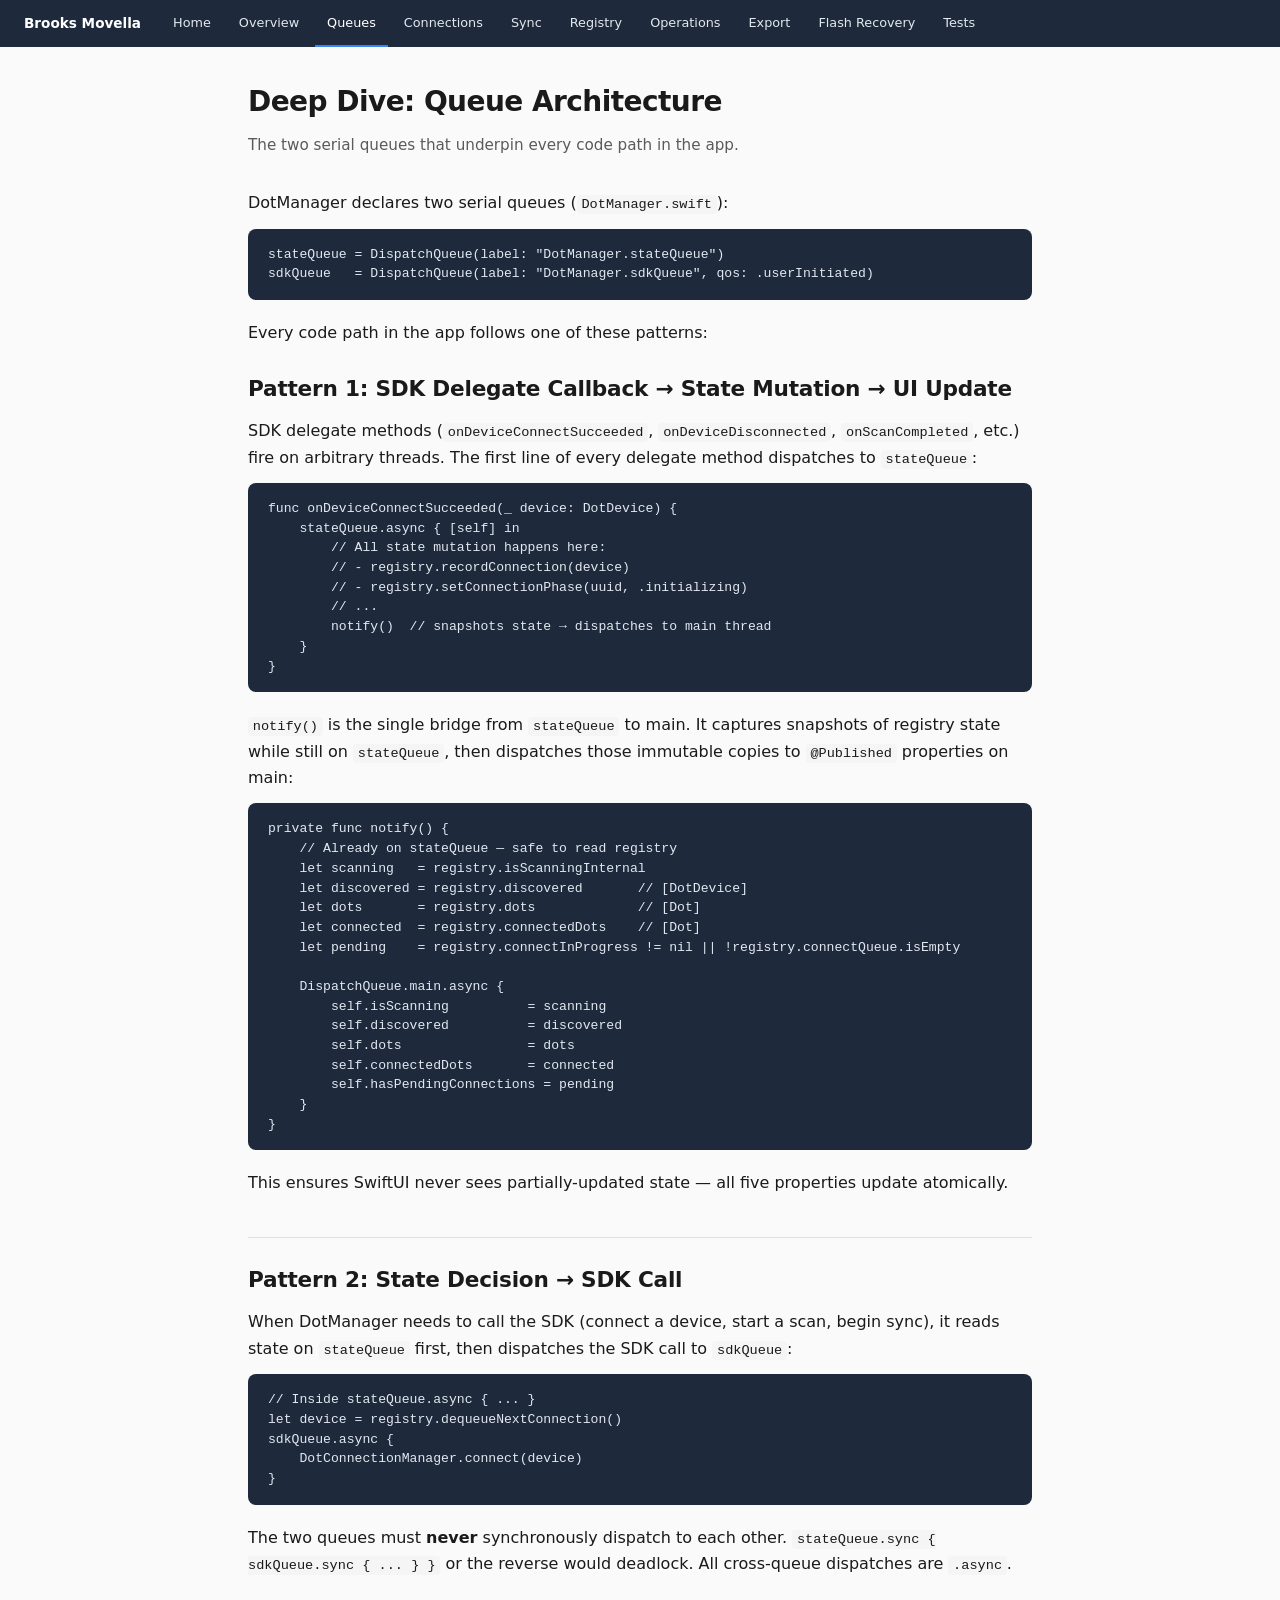
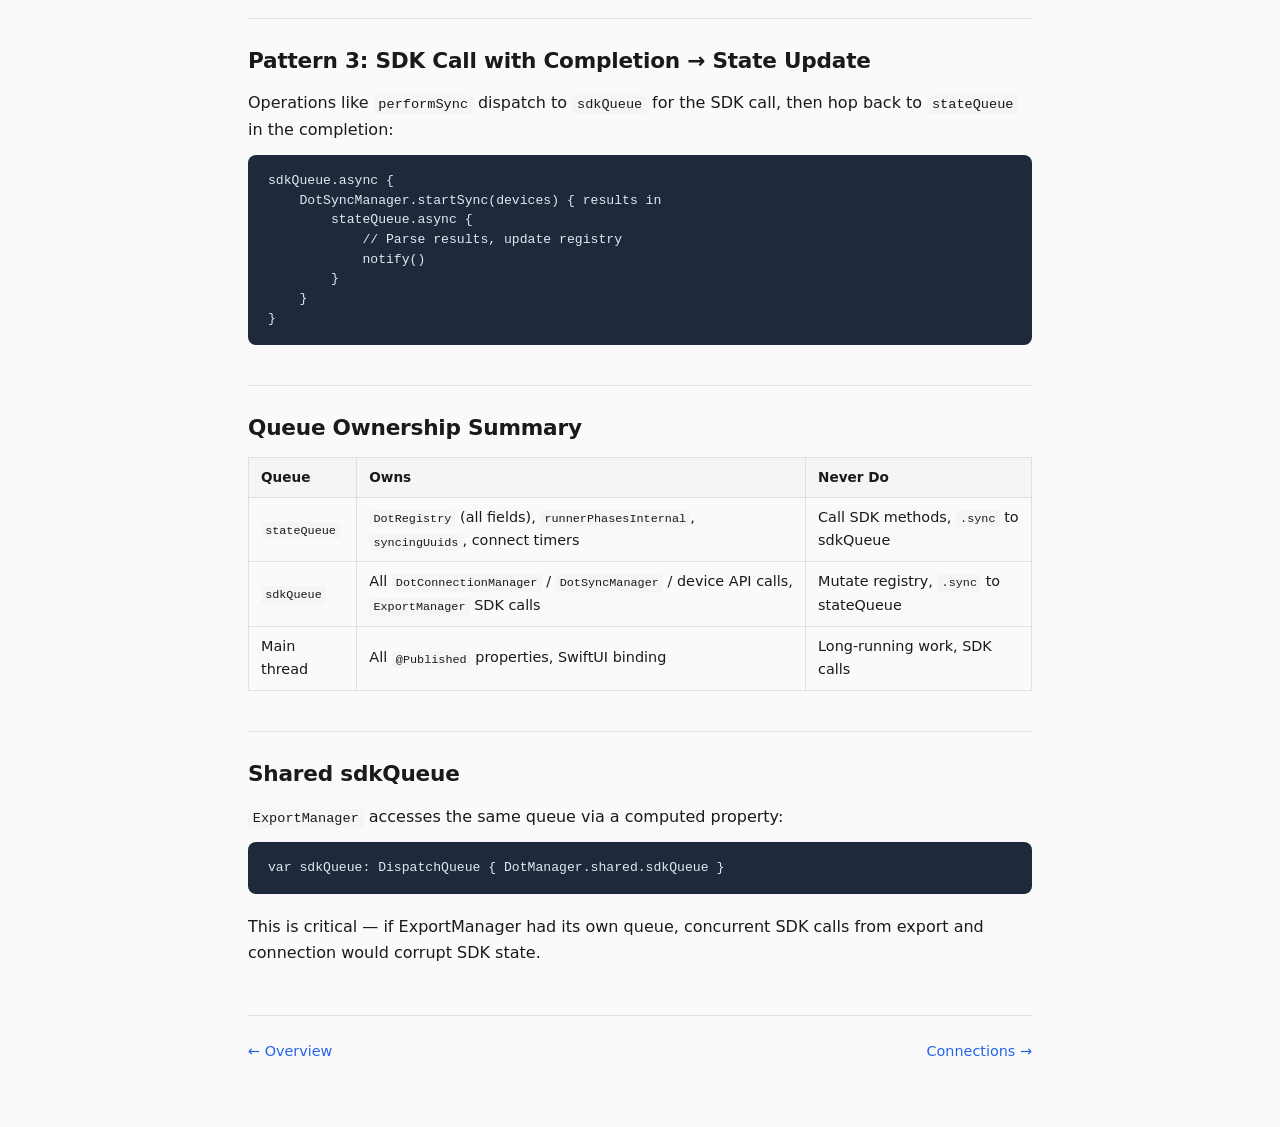
<file: docs/queues.html>
<!DOCTYPE html>
<html lang="en">
<head>
<meta charset="utf-8">
<meta name="viewport" content="width=device-width, initial-scale=1">
<title>Queue Architecture — Brooks Movella App</title>
<link rel="stylesheet" href="style.css">
</head>
<body>

<nav class="top-nav">
  <span class="brand">Brooks Movella</span>
  <a href="index.html">Home</a>
  <a href="overview.html">Overview</a>
  <a href="queues.html" class="active">Queues</a>
  <a href="connections.html">Connections</a>
  <a href="sync.html">Sync</a>
  <a href="registry.html">Registry</a>
  <a href="operations.html">Operations</a>
  <a href="export.html">Export</a>
  <a href="flash-recovery.html">Flash Recovery</a>
  <a href="tests.html">Tests</a>
</nav>

<div class="container">
  <h1>Deep Dive: Queue Architecture</h1>
  <p class="subtitle">The two serial queues that underpin every code path in the app.</p>

  <p>DotManager declares two serial queues (<code>DotManager.swift</code>):</p>

<pre><code>stateQueue = DispatchQueue(label: "DotManager.stateQueue")
sdkQueue   = DispatchQueue(label: "DotManager.sdkQueue", qos: .userInitiated)</code></pre>

  <p>Every code path in the app follows one of these patterns:</p>

  <h2>Pattern 1: SDK Delegate Callback &rarr; State Mutation &rarr; UI Update</h2>

  <p>SDK delegate methods (<code>onDeviceConnectSucceeded</code>, <code>onDeviceDisconnected</code>, <code>onScanCompleted</code>, etc.) fire on arbitrary threads. The first line of every delegate method dispatches to <code>stateQueue</code>:</p>

<pre><code>func onDeviceConnectSucceeded(_ device: DotDevice) {
    stateQueue.async { [self] in
        // All state mutation happens here:
        // - registry.recordConnection(device)
        // - registry.setConnectionPhase(uuid, .initializing)
        // ...
        notify()  // snapshots state &rarr; dispatches to main thread
    }
}</code></pre>

  <p><code>notify()</code> is the single bridge from <code>stateQueue</code> to main. It captures snapshots of registry state while still on <code>stateQueue</code>, then dispatches those immutable copies to <code>@Published</code> properties on main:</p>

<pre><code>private func notify() {
    // Already on stateQueue &mdash; safe to read registry
    let scanning   = registry.isScanningInternal
    let discovered = registry.discovered       // [DotDevice]
    let dots       = registry.dots             // [Dot]
    let connected  = registry.connectedDots    // [Dot]
    let pending    = registry.connectInProgress != nil || !registry.connectQueue.isEmpty

    DispatchQueue.main.async {
        self.isScanning          = scanning
        self.discovered          = discovered
        self.dots                = dots
        self.connectedDots       = connected
        self.hasPendingConnections = pending
    }
}</code></pre>

  <p>This ensures SwiftUI never sees partially-updated state &mdash; all five properties update atomically.</p>

  <h2>Pattern 2: State Decision &rarr; SDK Call</h2>

  <p>When DotManager needs to call the SDK (connect a device, start a scan, begin sync), it reads state on <code>stateQueue</code> first, then dispatches the SDK call to <code>sdkQueue</code>:</p>

<pre><code>// Inside stateQueue.async { ... }
let device = registry.dequeueNextConnection()
sdkQueue.async {
    DotConnectionManager.connect(device)
}</code></pre>

  <p>The two queues must <strong>never</strong> synchronously dispatch to each other. <code>stateQueue.sync { sdkQueue.sync { ... } }</code> or the reverse would deadlock. All cross-queue dispatches are <code>.async</code>.</p>

  <h2>Pattern 3: SDK Call with Completion &rarr; State Update</h2>

  <p>Operations like <code>performSync</code> dispatch to <code>sdkQueue</code> for the SDK call, then hop back to <code>stateQueue</code> in the completion:</p>

<pre><code>sdkQueue.async {
    DotSyncManager.startSync(devices) { results in
        stateQueue.async {
            // Parse results, update registry
            notify()
        }
    }
}</code></pre>

  <h2>Queue Ownership Summary</h2>

  <table>
    <thead>
      <tr><th>Queue</th><th>Owns</th><th>Never Do</th></tr>
    </thead>
    <tbody>
      <tr>
        <td><code>stateQueue</code></td>
        <td><code>DotRegistry</code> (all fields), <code>runnerPhasesInternal</code>, <code>syncingUuids</code>, connect timers</td>
        <td>Call SDK methods, <code>.sync</code> to sdkQueue</td>
      </tr>
      <tr>
        <td><code>sdkQueue</code></td>
        <td>All <code>DotConnectionManager</code> / <code>DotSyncManager</code> / device API calls, <code>ExportManager</code> SDK calls</td>
        <td>Mutate registry, <code>.sync</code> to stateQueue</td>
      </tr>
      <tr>
        <td>Main thread</td>
        <td>All <code>@Published</code> properties, SwiftUI binding</td>
        <td>Long-running work, SDK calls</td>
      </tr>
    </tbody>
  </table>

  <h2>Shared sdkQueue</h2>

  <p><code>ExportManager</code> accesses the same queue via a computed property:</p>

<pre><code>var sdkQueue: DispatchQueue { DotManager.shared.sdkQueue }</code></pre>

  <p>This is critical &mdash; if ExportManager had its own queue, concurrent SDK calls from export and connection would corrupt SDK state.</p>

  <div class="page-nav">
    <a href="overview.html">&larr; Overview</a>
    <a href="connections.html">Connections &rarr;</a>
  </div>
</div>

</body>
</html>
</file>
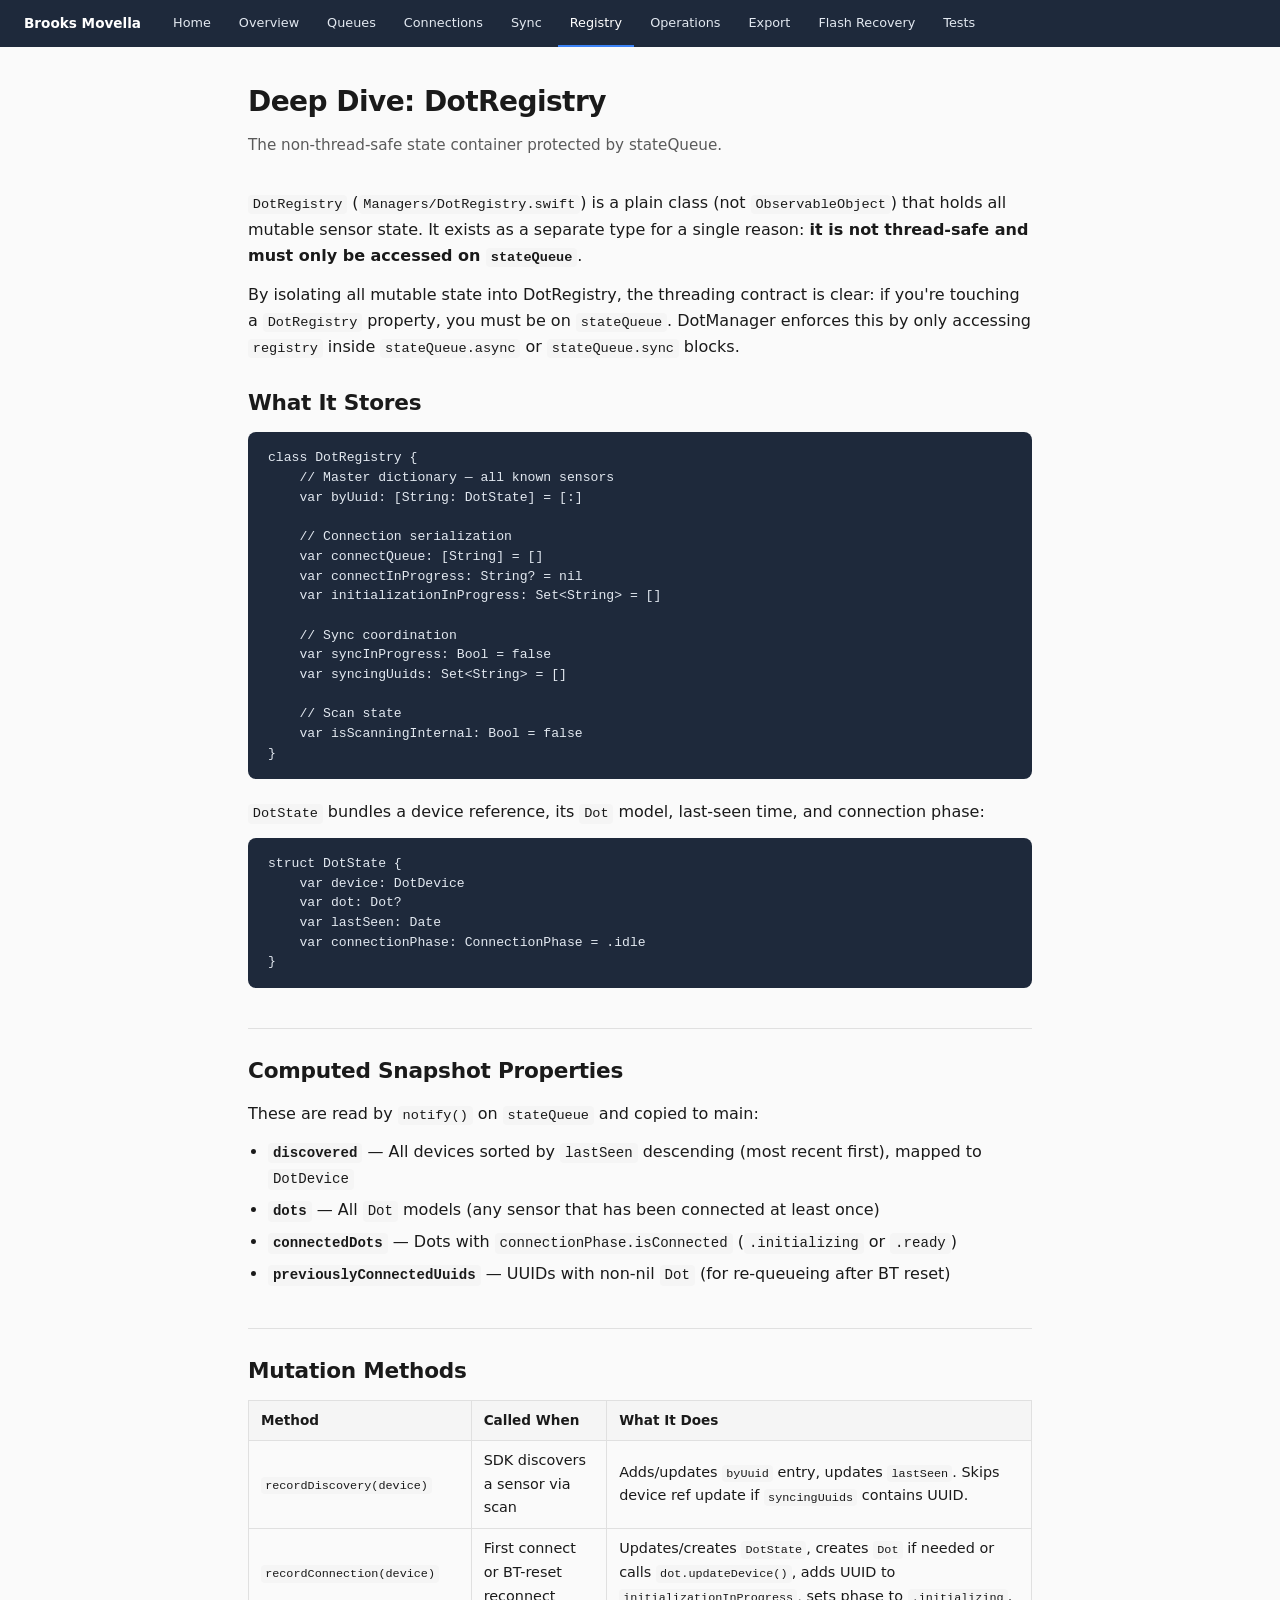
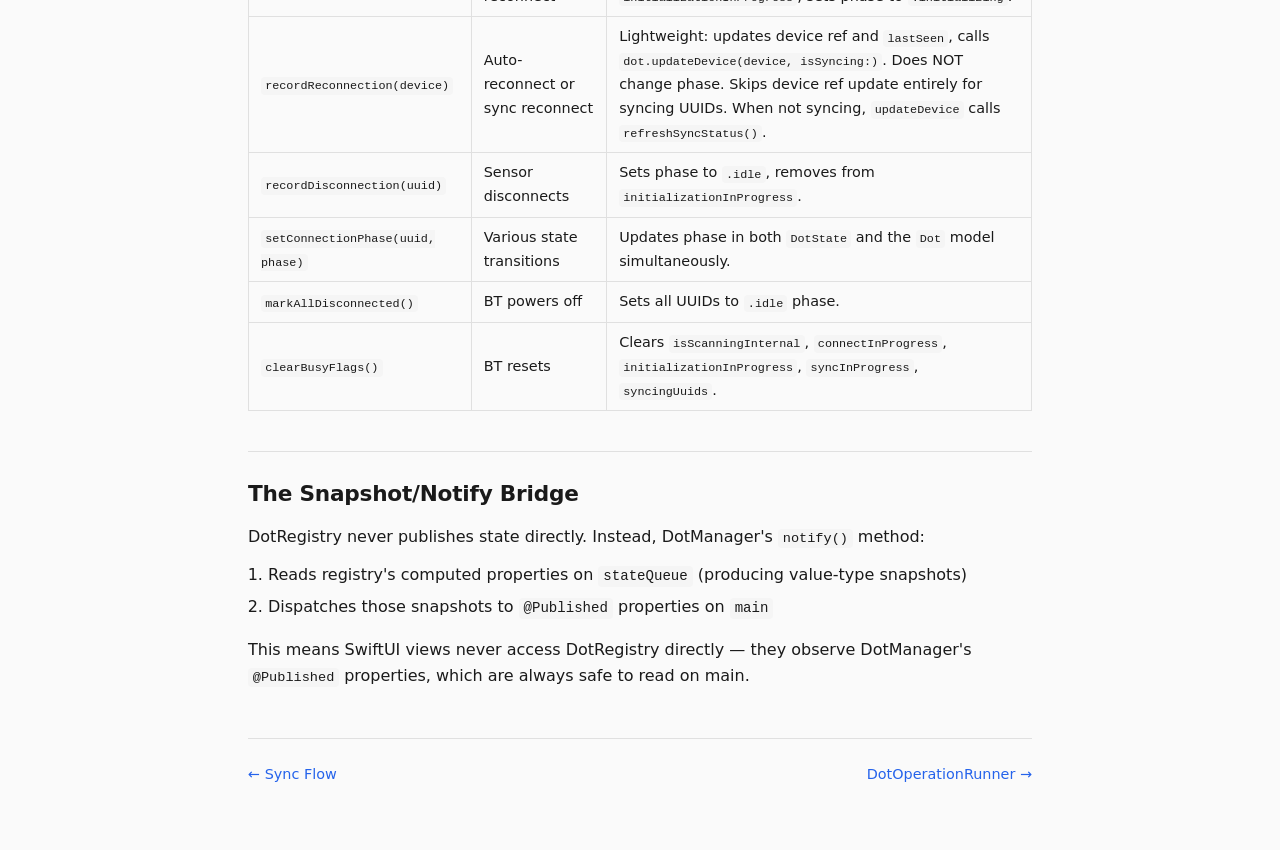
<file: docs/registry.html>
<!DOCTYPE html>
<html lang="en">
<head>
<meta charset="utf-8">
<meta name="viewport" content="width=device-width, initial-scale=1">
<title>DotRegistry — Brooks Movella App</title>
<link rel="stylesheet" href="style.css">
</head>
<body>

<nav class="top-nav">
  <span class="brand">Brooks Movella</span>
  <a href="index.html">Home</a>
  <a href="overview.html">Overview</a>
  <a href="queues.html">Queues</a>
  <a href="connections.html">Connections</a>
  <a href="sync.html">Sync</a>
  <a href="registry.html" class="active">Registry</a>
  <a href="operations.html">Operations</a>
  <a href="export.html">Export</a>
  <a href="flash-recovery.html">Flash Recovery</a>
  <a href="tests.html">Tests</a>
</nav>

<div class="container">
  <h1>Deep Dive: DotRegistry</h1>
  <p class="subtitle">The non-thread-safe state container protected by stateQueue.</p>

  <p><code>DotRegistry</code> (<code>Managers/DotRegistry.swift</code>) is a plain class (not <code>ObservableObject</code>) that holds all mutable sensor state. It exists as a separate type for a single reason: <strong>it is not thread-safe and must only be accessed on <code>stateQueue</code></strong>.</p>

  <p>By isolating all mutable state into DotRegistry, the threading contract is clear: if you're touching a <code>DotRegistry</code> property, you must be on <code>stateQueue</code>. DotManager enforces this by only accessing <code>registry</code> inside <code>stateQueue.async</code> or <code>stateQueue.sync</code> blocks.</p>

  <h2>What It Stores</h2>

<pre><code>class DotRegistry {
    // Master dictionary &mdash; all known sensors
    var byUuid: [String: DotState] = [:]

    // Connection serialization
    var connectQueue: [String] = []
    var connectInProgress: String? = nil
    var initializationInProgress: Set&lt;String&gt; = []

    // Sync coordination
    var syncInProgress: Bool = false
    var syncingUuids: Set&lt;String&gt; = []

    // Scan state
    var isScanningInternal: Bool = false
}</code></pre>

  <p><code>DotState</code> bundles a device reference, its <code>Dot</code> model, last-seen time, and connection phase:</p>

<pre><code>struct DotState {
    var device: DotDevice
    var dot: Dot?
    var lastSeen: Date
    var connectionPhase: ConnectionPhase = .idle
}</code></pre>

  <h2>Computed Snapshot Properties</h2>

  <p>These are read by <code>notify()</code> on <code>stateQueue</code> and copied to main:</p>

  <ul>
    <li><strong><code>discovered</code></strong> &mdash; All devices sorted by <code>lastSeen</code> descending (most recent first), mapped to <code>DotDevice</code></li>
    <li><strong><code>dots</code></strong> &mdash; All <code>Dot</code> models (any sensor that has been connected at least once)</li>
    <li><strong><code>connectedDots</code></strong> &mdash; Dots with <code>connectionPhase.isConnected</code> (<code>.initializing</code> or <code>.ready</code>)</li>
    <li><strong><code>previouslyConnectedUuids</code></strong> &mdash; UUIDs with non-nil <code>Dot</code> (for re-queueing after BT reset)</li>
  </ul>

  <h2>Mutation Methods</h2>

  <table>
    <thead>
      <tr><th>Method</th><th>Called When</th><th>What It Does</th></tr>
    </thead>
    <tbody>
      <tr>
        <td><code>recordDiscovery(device)</code></td>
        <td>SDK discovers a sensor via scan</td>
        <td>Adds/updates <code>byUuid</code> entry, updates <code>lastSeen</code>. Skips device ref update if <code>syncingUuids</code> contains UUID.</td>
      </tr>
      <tr>
        <td><code>recordConnection(device)</code></td>
        <td>First connect or BT-reset reconnect</td>
        <td>Updates/creates <code>DotState</code>, creates <code>Dot</code> if needed or calls <code>dot.updateDevice()</code>, adds UUID to <code>initializationInProgress</code>, sets phase to <code>.initializing</code>.</td>
      </tr>
      <tr>
        <td><code>recordReconnection(device)</code></td>
        <td>Auto-reconnect or sync reconnect</td>
        <td>Lightweight: updates device ref and <code>lastSeen</code>, calls <code>dot.updateDevice(device, isSyncing:)</code>. Does NOT change phase. Skips device ref update entirely for syncing UUIDs. When not syncing, <code>updateDevice</code> calls <code>refreshSyncStatus()</code>.</td>
      </tr>
      <tr>
        <td><code>recordDisconnection(uuid)</code></td>
        <td>Sensor disconnects</td>
        <td>Sets phase to <code>.idle</code>, removes from <code>initializationInProgress</code>.</td>
      </tr>
      <tr>
        <td><code>setConnectionPhase(uuid, phase)</code></td>
        <td>Various state transitions</td>
        <td>Updates phase in both <code>DotState</code> and the <code>Dot</code> model simultaneously.</td>
      </tr>
      <tr>
        <td><code>markAllDisconnected()</code></td>
        <td>BT powers off</td>
        <td>Sets all UUIDs to <code>.idle</code> phase.</td>
      </tr>
      <tr>
        <td><code>clearBusyFlags()</code></td>
        <td>BT resets</td>
        <td>Clears <code>isScanningInternal</code>, <code>connectInProgress</code>, <code>initializationInProgress</code>, <code>syncInProgress</code>, <code>syncingUuids</code>.</td>
      </tr>
    </tbody>
  </table>

  <h2>The Snapshot/Notify Bridge</h2>

  <p>DotRegistry never publishes state directly. Instead, DotManager's <code>notify()</code> method:</p>
  <ol>
    <li>Reads registry's computed properties on <code>stateQueue</code> (producing value-type snapshots)</li>
    <li>Dispatches those snapshots to <code>@Published</code> properties on <code>main</code></li>
  </ol>

  <p>This means SwiftUI views never access DotRegistry directly &mdash; they observe DotManager's <code>@Published</code> properties, which are always safe to read on main.</p>

  <div class="page-nav">
    <a href="sync.html">&larr; Sync Flow</a>
    <a href="operations.html">DotOperationRunner &rarr;</a>
  </div>
</div>

</body>
</html>
</file>
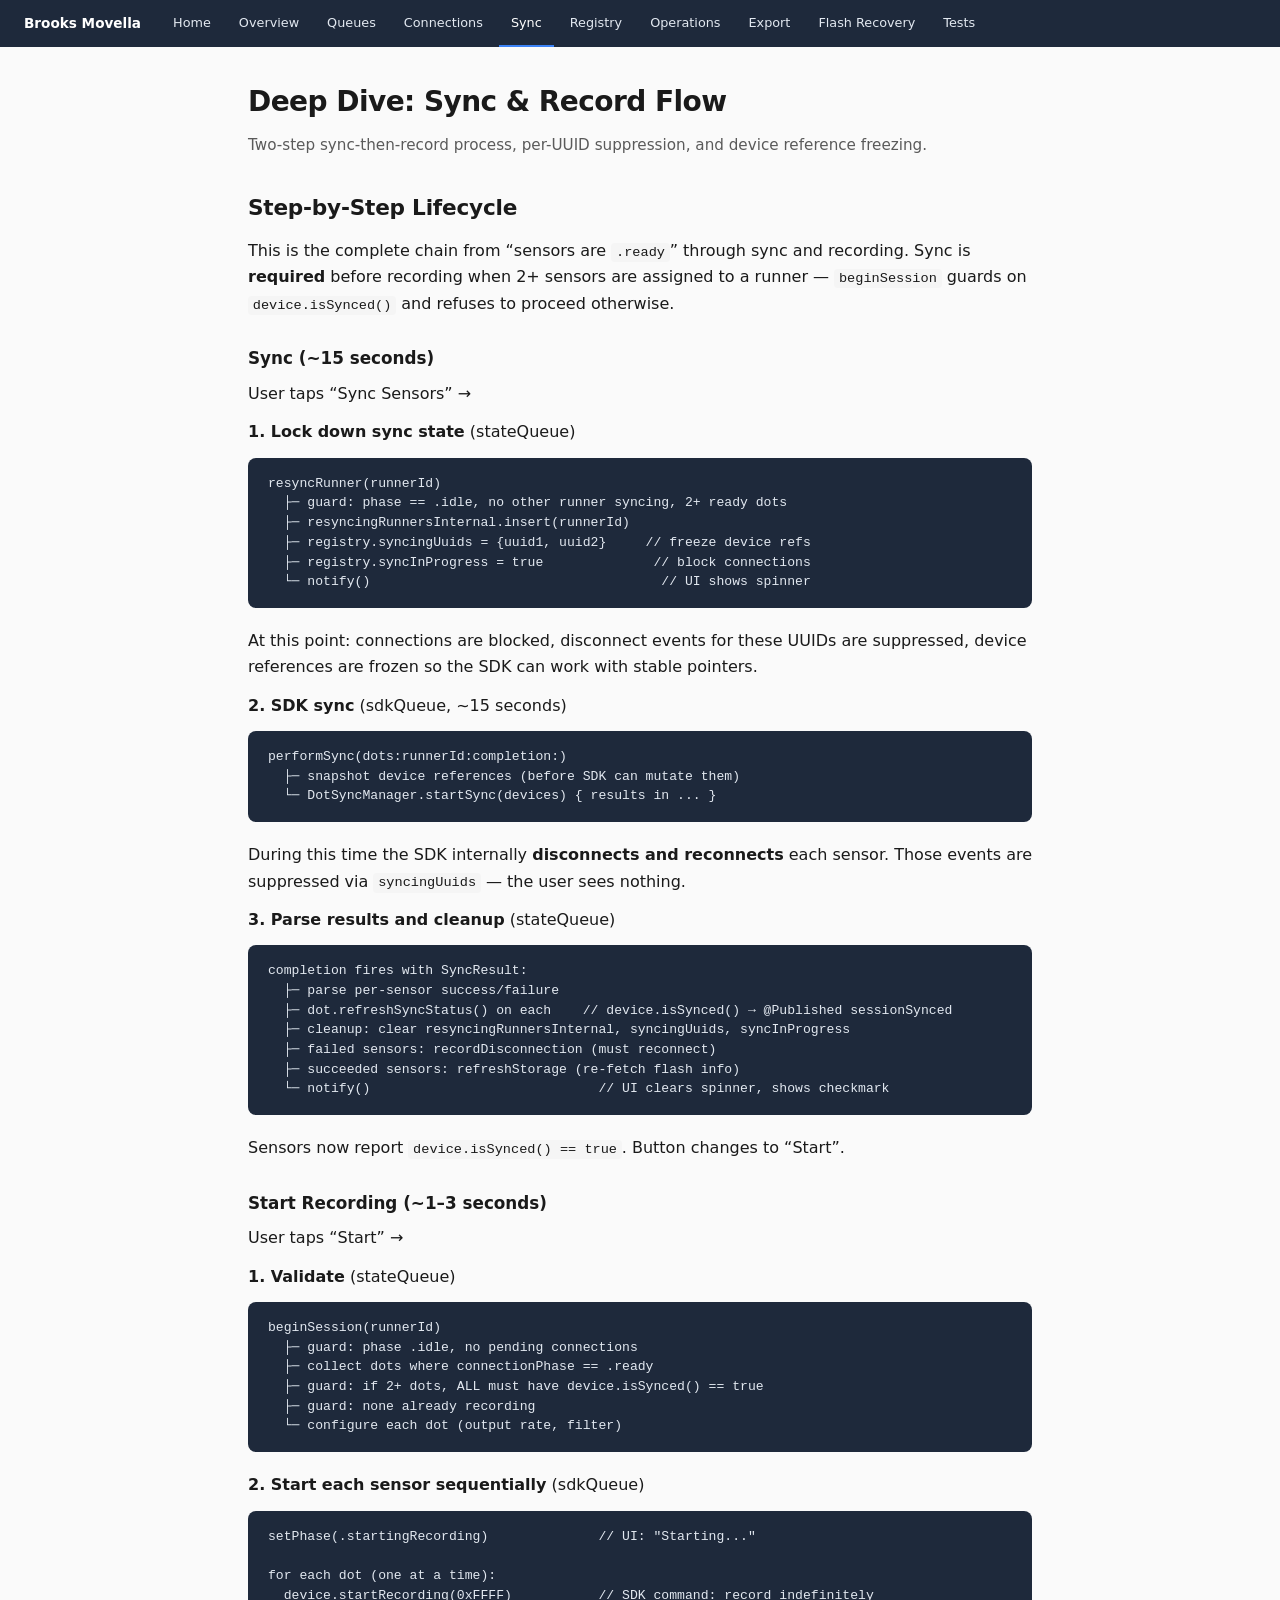
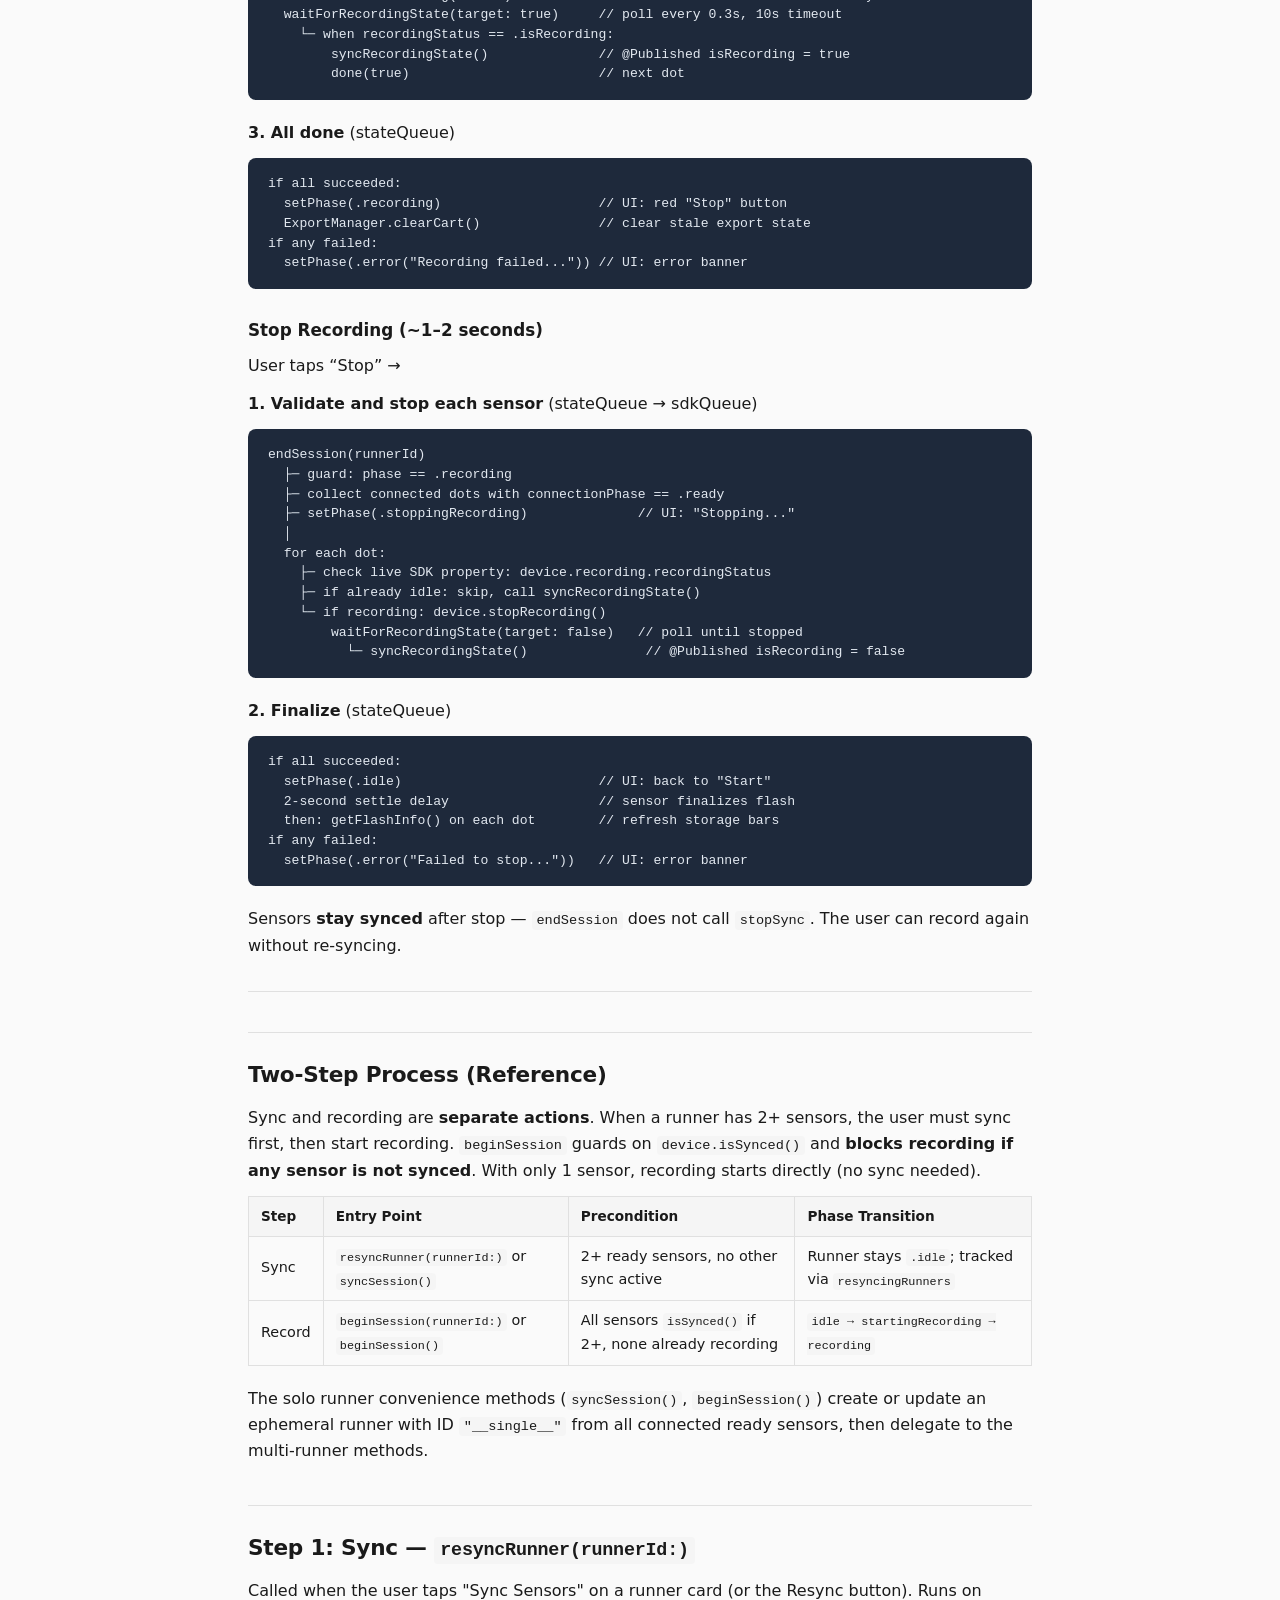
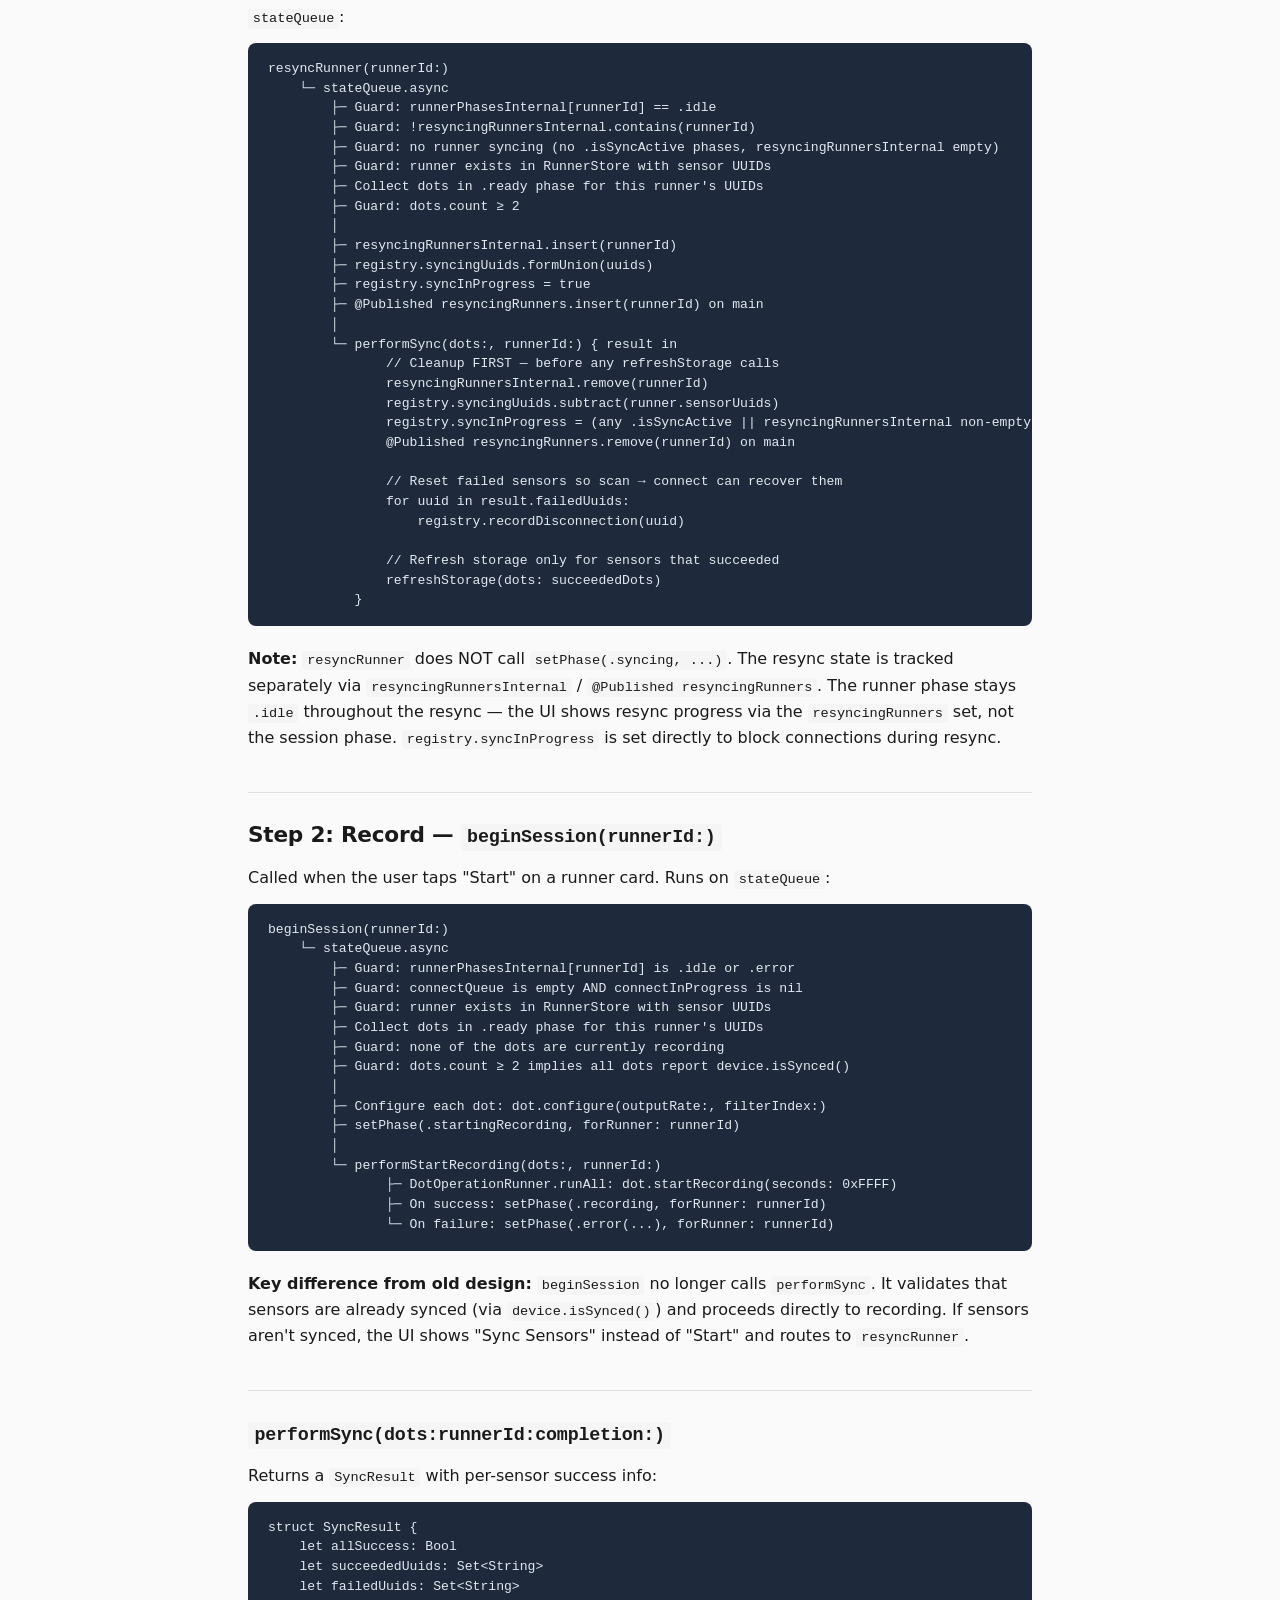
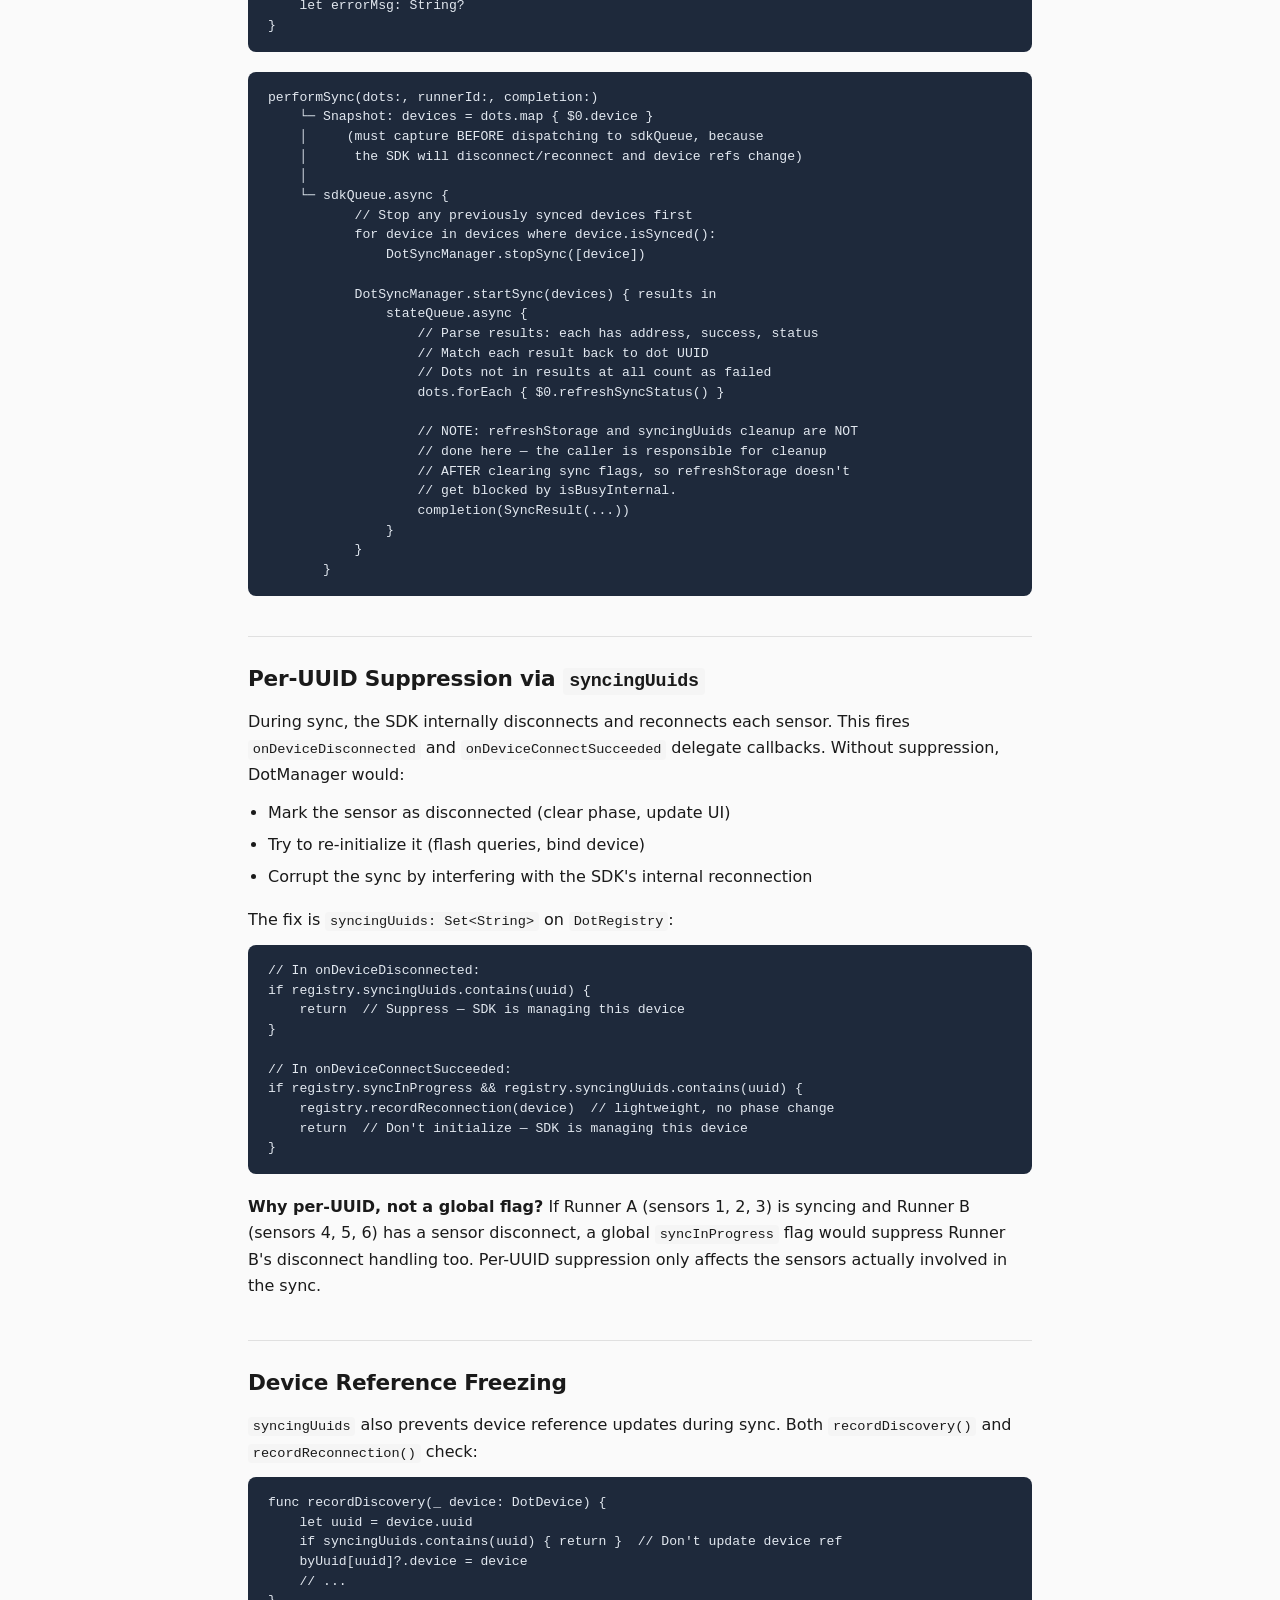
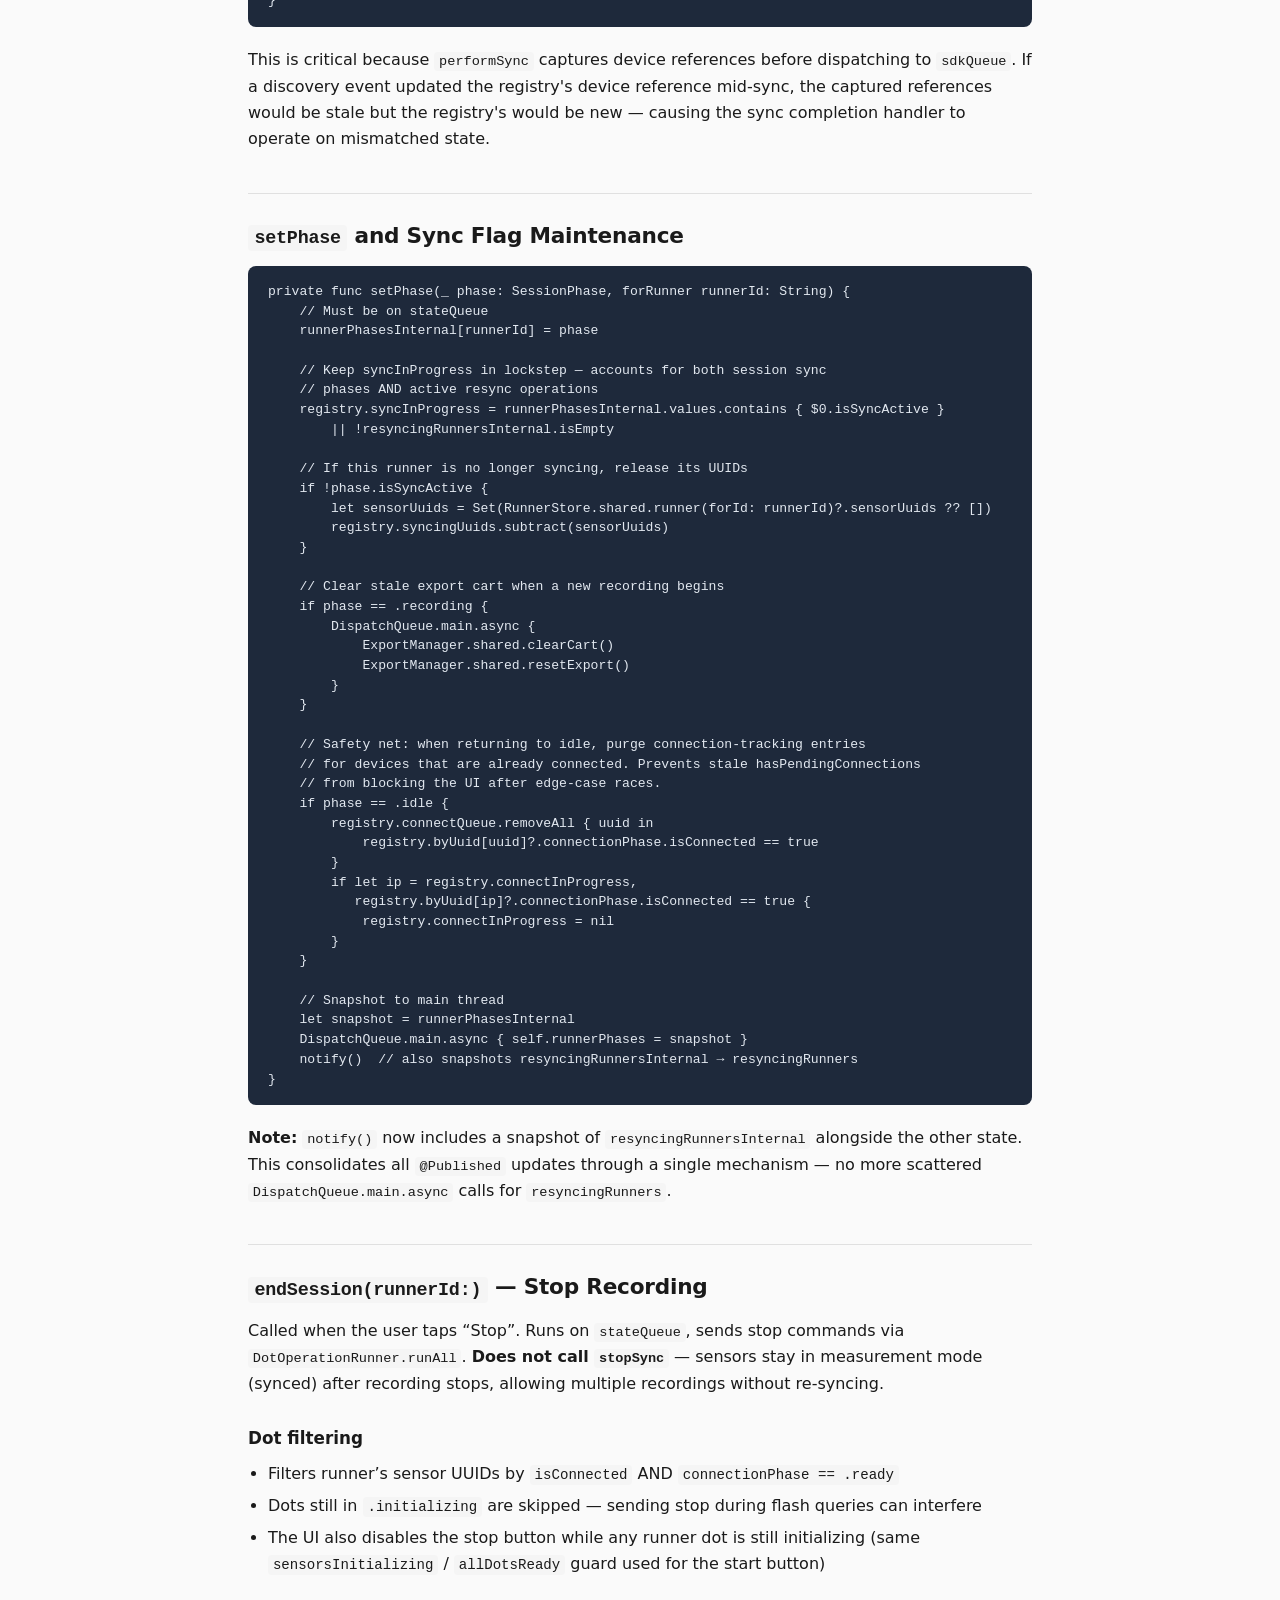
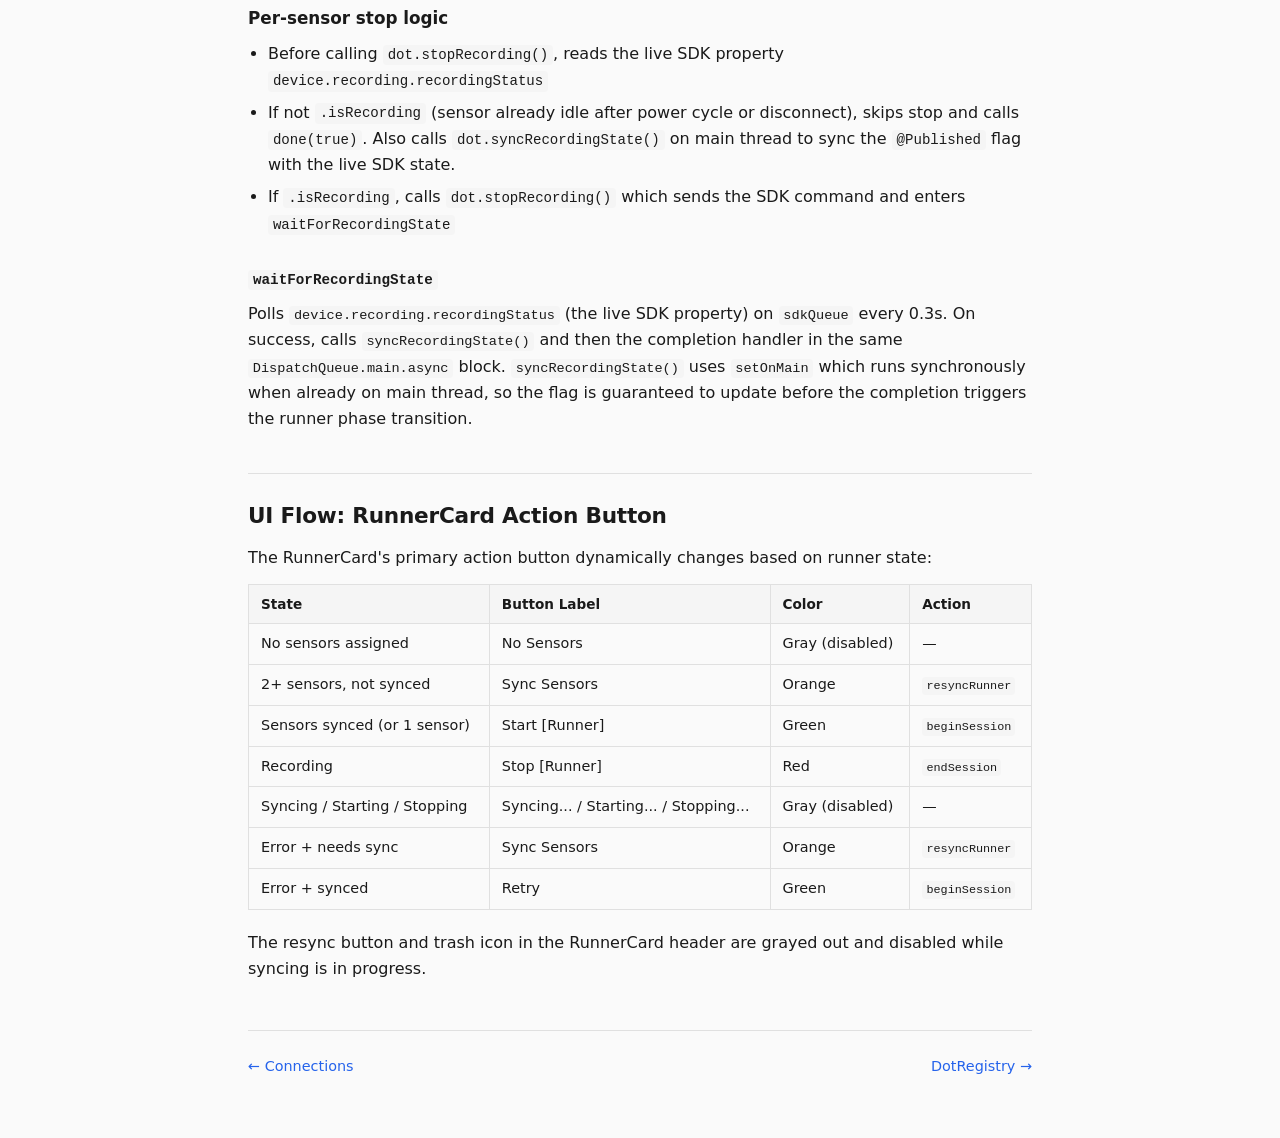
<file: docs/sync.html>
<!DOCTYPE html>
<html lang="en">
<head>
<meta charset="utf-8">
<meta name="viewport" content="width=device-width, initial-scale=1">
<title>Sync &amp; Record Flow — Brooks Movella App</title>
<link rel="stylesheet" href="style.css">
</head>
<body>

<nav class="top-nav">
  <span class="brand">Brooks Movella</span>
  <a href="index.html">Home</a>
  <a href="overview.html">Overview</a>
  <a href="queues.html">Queues</a>
  <a href="connections.html">Connections</a>
  <a href="sync.html" class="active">Sync</a>
  <a href="registry.html">Registry</a>
  <a href="operations.html">Operations</a>
  <a href="export.html">Export</a>
  <a href="flash-recovery.html">Flash Recovery</a>
  <a href="tests.html">Tests</a>
</nav>

<div class="container">
  <h1>Deep Dive: Sync &amp; Record Flow</h1>
  <p class="subtitle">Two-step sync-then-record process, per-UUID suppression, and device reference freezing.</p>

  <h2>Step-by-Step Lifecycle</h2>

  <p>This is the complete chain from &ldquo;sensors are <code>.ready</code>&rdquo; through sync and recording. Sync is <strong>required</strong> before recording when 2+ sensors are assigned to a runner &mdash; <code>beginSession</code> guards on <code>device.isSynced()</code> and refuses to proceed otherwise.</p>

  <h3>Sync (~15 seconds)</h3>

  <p>User taps &ldquo;Sync Sensors&rdquo; &rarr;</p>

  <p><strong>1. Lock down sync state</strong> (stateQueue)</p>
<pre><code>resyncRunner(runnerId)
  &boxvr;&boxh; guard: phase == .idle, no other runner syncing, 2+ ready dots
  &boxvr;&boxh; resyncingRunnersInternal.insert(runnerId)
  &boxvr;&boxh; registry.syncingUuids = {uuid1, uuid2}     // freeze device refs
  &boxvr;&boxh; registry.syncInProgress = true              // block connections
  &boxur;&boxh; notify()                                     // UI shows spinner</code></pre>

  <p>At this point: connections are blocked, disconnect events for these UUIDs are suppressed, device references are frozen so the SDK can work with stable pointers.</p>

  <p><strong>2. SDK sync</strong> (sdkQueue, ~15 seconds)</p>
<pre><code>performSync(dots:runnerId:completion:)
  &boxvr;&boxh; snapshot device references (before SDK can mutate them)
  &boxur;&boxh; DotSyncManager.startSync(devices) { results in ... }</code></pre>

  <p>During this time the SDK internally <strong>disconnects and reconnects</strong> each sensor. Those events are suppressed via <code>syncingUuids</code> &mdash; the user sees nothing.</p>

  <p><strong>3. Parse results and cleanup</strong> (stateQueue)</p>
<pre><code>completion fires with SyncResult:
  &boxvr;&boxh; parse per-sensor success/failure
  &boxvr;&boxh; dot.refreshSyncStatus() on each    // device.isSynced() &rarr; @Published sessionSynced
  &boxvr;&boxh; cleanup: clear resyncingRunnersInternal, syncingUuids, syncInProgress
  &boxvr;&boxh; failed sensors: recordDisconnection (must reconnect)
  &boxvr;&boxh; succeeded sensors: refreshStorage (re-fetch flash info)
  &boxur;&boxh; notify()                             // UI clears spinner, shows checkmark</code></pre>

  <p>Sensors now report <code>device.isSynced() == true</code>. Button changes to &ldquo;Start&rdquo;.</p>

  <h3>Start Recording (~1&ndash;3 seconds)</h3>

  <p>User taps &ldquo;Start&rdquo; &rarr;</p>

  <p><strong>1. Validate</strong> (stateQueue)</p>
<pre><code>beginSession(runnerId)
  &boxvr;&boxh; guard: phase .idle, no pending connections
  &boxvr;&boxh; collect dots where connectionPhase == .ready
  &boxvr;&boxh; guard: if 2+ dots, ALL must have device.isSynced() == true
  &boxvr;&boxh; guard: none already recording
  &boxur;&boxh; configure each dot (output rate, filter)</code></pre>

  <p><strong>2. Start each sensor sequentially</strong> (sdkQueue)</p>
<pre><code>setPhase(.startingRecording)              // UI: "Starting..."

for each dot (one at a time):
  device.startRecording(0xFFFF)           // SDK command: record indefinitely
  waitForRecordingState(target: true)     // poll every 0.3s, 10s timeout
    &boxur;&boxh; when recordingStatus == .isRecording:
        syncRecordingState()              // @Published isRecording = true
        done(true)                        // next dot</code></pre>

  <p><strong>3. All done</strong> (stateQueue)</p>
<pre><code>if all succeeded:
  setPhase(.recording)                    // UI: red "Stop" button
  ExportManager.clearCart()               // clear stale export state
if any failed:
  setPhase(.error("Recording failed...")) // UI: error banner</code></pre>

  <h3>Stop Recording (~1&ndash;2 seconds)</h3>

  <p>User taps &ldquo;Stop&rdquo; &rarr;</p>

  <p><strong>1. Validate and stop each sensor</strong> (stateQueue &rarr; sdkQueue)</p>
<pre><code>endSession(runnerId)
  &boxvr;&boxh; guard: phase == .recording
  &boxvr;&boxh; collect connected dots with connectionPhase == .ready
  &boxvr;&boxh; setPhase(.stoppingRecording)              // UI: "Stopping..."
  &boxv;
  for each dot:
    &boxvr;&boxh; check live SDK property: device.recording.recordingStatus
    &boxvr;&boxh; if already idle: skip, call syncRecordingState()
    &boxur;&boxh; if recording: device.stopRecording()
        waitForRecordingState(target: false)   // poll until stopped
          &boxur;&boxh; syncRecordingState()               // @Published isRecording = false</code></pre>

  <p><strong>2. Finalize</strong> (stateQueue)</p>
<pre><code>if all succeeded:
  setPhase(.idle)                         // UI: back to "Start"
  2-second settle delay                   // sensor finalizes flash
  then: getFlashInfo() on each dot        // refresh storage bars
if any failed:
  setPhase(.error("Failed to stop..."))   // UI: error banner</code></pre>

  <p>Sensors <strong>stay synced</strong> after stop &mdash; <code>endSession</code> does not call <code>stopSync</code>. The user can record again without re-syncing.</p>

  <hr>

  <h2>Two-Step Process (Reference)</h2>

  <p>Sync and recording are <strong>separate actions</strong>. When a runner has 2+ sensors, the user must sync first, then start recording. <code>beginSession</code> guards on <code>device.isSynced()</code> and <strong>blocks recording if any sensor is not synced</strong>. With only 1 sensor, recording starts directly (no sync needed).</p>

  <table>
    <thead>
      <tr><th>Step</th><th>Entry Point</th><th>Precondition</th><th>Phase Transition</th></tr>
    </thead>
    <tbody>
      <tr>
        <td>Sync</td>
        <td><code>resyncRunner(runnerId:)</code> or <code>syncSession()</code></td>
        <td>2+ ready sensors, no other sync active</td>
        <td>Runner stays <code>.idle</code>; tracked via <code>resyncingRunners</code></td>
      </tr>
      <tr>
        <td>Record</td>
        <td><code>beginSession(runnerId:)</code> or <code>beginSession()</code></td>
        <td>All sensors <code>isSynced()</code> if 2+, none already recording</td>
        <td><code>idle &rarr; startingRecording &rarr; recording</code></td>
      </tr>
    </tbody>
  </table>

  <p>The solo runner convenience methods (<code>syncSession()</code>, <code>beginSession()</code>) create or update an ephemeral runner with ID <code>"__single__"</code> from all connected ready sensors, then delegate to the multi-runner methods.</p>

  <h2>Step 1: Sync &mdash; <code>resyncRunner(runnerId:)</code></h2>

  <p>Called when the user taps "Sync Sensors" on a runner card (or the Resync button). Runs on <code>stateQueue</code>:</p>

<pre><code>resyncRunner(runnerId:)
    &boxur;&boxh; stateQueue.async
        &boxvr;&boxh; Guard: runnerPhasesInternal[runnerId] == .idle
        &boxvr;&boxh; Guard: !resyncingRunnersInternal.contains(runnerId)
        &boxvr;&boxh; Guard: no runner syncing (no .isSyncActive phases, resyncingRunnersInternal empty)
        &boxvr;&boxh; Guard: runner exists in RunnerStore with sensor UUIDs
        &boxvr;&boxh; Collect dots in .ready phase for this runner's UUIDs
        &boxvr;&boxh; Guard: dots.count &ge; 2
        &boxv;
        &boxvr;&boxh; resyncingRunnersInternal.insert(runnerId)
        &boxvr;&boxh; registry.syncingUuids.formUnion(uuids)
        &boxvr;&boxh; registry.syncInProgress = true
        &boxvr;&boxh; @Published resyncingRunners.insert(runnerId) on main
        &boxv;
        &boxur;&boxh; performSync(dots:, runnerId:) { result in
               // Cleanup FIRST &mdash; before any refreshStorage calls
               resyncingRunnersInternal.remove(runnerId)
               registry.syncingUuids.subtract(runner.sensorUuids)
               registry.syncInProgress = (any .isSyncActive || resyncingRunnersInternal non-empty)
               @Published resyncingRunners.remove(runnerId) on main

               // Reset failed sensors so scan &rarr; connect can recover them
               for uuid in result.failedUuids:
                   registry.recordDisconnection(uuid)

               // Refresh storage only for sensors that succeeded
               refreshStorage(dots: succeededDots)
           }</code></pre>

  <p><strong>Note:</strong> <code>resyncRunner</code> does NOT call <code>setPhase(.syncing, ...)</code>. The resync state is tracked separately via <code>resyncingRunnersInternal</code> / <code>@Published resyncingRunners</code>. The runner phase stays <code>.idle</code> throughout the resync &mdash; the UI shows resync progress via the <code>resyncingRunners</code> set, not the session phase. <code>registry.syncInProgress</code> is set directly to block connections during resync.</p>

  <h2>Step 2: Record &mdash; <code>beginSession(runnerId:)</code></h2>

  <p>Called when the user taps "Start" on a runner card. Runs on <code>stateQueue</code>:</p>

<pre><code>beginSession(runnerId:)
    &boxur;&boxh; stateQueue.async
        &boxvr;&boxh; Guard: runnerPhasesInternal[runnerId] is .idle or .error
        &boxvr;&boxh; Guard: connectQueue is empty AND connectInProgress is nil
        &boxvr;&boxh; Guard: runner exists in RunnerStore with sensor UUIDs
        &boxvr;&boxh; Collect dots in .ready phase for this runner's UUIDs
        &boxvr;&boxh; Guard: none of the dots are currently recording
        &boxvr;&boxh; Guard: dots.count &ge; 2 implies all dots report device.isSynced()
        &boxv;
        &boxvr;&boxh; Configure each dot: dot.configure(outputRate:, filterIndex:)
        &boxvr;&boxh; setPhase(.startingRecording, forRunner: runnerId)
        &boxv;
        &boxur;&boxh; performStartRecording(dots:, runnerId:)
               &boxvr;&boxh; DotOperationRunner.runAll: dot.startRecording(seconds: 0xFFFF)
               &boxvr;&boxh; On success: setPhase(.recording, forRunner: runnerId)
               &boxur;&boxh; On failure: setPhase(.error(...), forRunner: runnerId)</code></pre>

  <p><strong>Key difference from old design:</strong> <code>beginSession</code> no longer calls <code>performSync</code>. It validates that sensors are already synced (via <code>device.isSynced()</code>) and proceeds directly to recording. If sensors aren't synced, the UI shows "Sync Sensors" instead of "Start" and routes to <code>resyncRunner</code>.</p>

  <h2><code>performSync(dots:runnerId:completion:)</code></h2>

  <p>Returns a <code>SyncResult</code> with per-sensor success info:</p>

<pre><code>struct SyncResult {
    let allSuccess: Bool
    let succeededUuids: Set&lt;String&gt;
    let failedUuids: Set&lt;String&gt;
    let errorMsg: String?
}</code></pre>

<pre><code>performSync(dots:, runnerId:, completion:)
    &boxur;&boxh; Snapshot: devices = dots.map { $0.device }
    &boxv;     (must capture BEFORE dispatching to sdkQueue, because
    &boxv;      the SDK will disconnect/reconnect and device refs change)
    &boxv;
    &boxur;&boxh; sdkQueue.async {
           // Stop any previously synced devices first
           for device in devices where device.isSynced():
               DotSyncManager.stopSync([device])

           DotSyncManager.startSync(devices) { results in
               stateQueue.async {
                   // Parse results: each has address, success, status
                   // Match each result back to dot UUID
                   // Dots not in results at all count as failed
                   dots.forEach { $0.refreshSyncStatus() }

                   // NOTE: refreshStorage and syncingUuids cleanup are NOT
                   // done here &mdash; the caller is responsible for cleanup
                   // AFTER clearing sync flags, so refreshStorage doesn't
                   // get blocked by isBusyInternal.
                   completion(SyncResult(...))
               }
           }
       }</code></pre>

  <h2>Per-UUID Suppression via <code>syncingUuids</code></h2>

  <p>During sync, the SDK internally disconnects and reconnects each sensor. This fires <code>onDeviceDisconnected</code> and <code>onDeviceConnectSucceeded</code> delegate callbacks. Without suppression, DotManager would:</p>
  <ul>
    <li>Mark the sensor as disconnected (clear phase, update UI)</li>
    <li>Try to re-initialize it (flash queries, bind device)</li>
    <li>Corrupt the sync by interfering with the SDK's internal reconnection</li>
  </ul>

  <p>The fix is <code>syncingUuids: Set&lt;String&gt;</code> on <code>DotRegistry</code>:</p>

<pre><code>// In onDeviceDisconnected:
if registry.syncingUuids.contains(uuid) {
    return  // Suppress &mdash; SDK is managing this device
}

// In onDeviceConnectSucceeded:
if registry.syncInProgress &amp;&amp; registry.syncingUuids.contains(uuid) {
    registry.recordReconnection(device)  // lightweight, no phase change
    return  // Don't initialize &mdash; SDK is managing this device
}</code></pre>

  <p><strong>Why per-UUID, not a global flag?</strong> If Runner A (sensors 1, 2, 3) is syncing and Runner B (sensors 4, 5, 6) has a sensor disconnect, a global <code>syncInProgress</code> flag would suppress Runner B's disconnect handling too. Per-UUID suppression only affects the sensors actually involved in the sync.</p>

  <h2>Device Reference Freezing</h2>

  <p><code>syncingUuids</code> also prevents device reference updates during sync. Both <code>recordDiscovery()</code> and <code>recordReconnection()</code> check:</p>

<pre><code>func recordDiscovery(_ device: DotDevice) {
    let uuid = device.uuid
    if syncingUuids.contains(uuid) { return }  // Don't update device ref
    byUuid[uuid]?.device = device
    // ...
}</code></pre>

  <p>This is critical because <code>performSync</code> captures device references before dispatching to <code>sdkQueue</code>. If a discovery event updated the registry's device reference mid-sync, the captured references would be stale but the registry's would be new &mdash; causing the sync completion handler to operate on mismatched state.</p>

  <h2><code>setPhase</code> and Sync Flag Maintenance</h2>

<pre><code>private func setPhase(_ phase: SessionPhase, forRunner runnerId: String) {
    // Must be on stateQueue
    runnerPhasesInternal[runnerId] = phase

    // Keep syncInProgress in lockstep &mdash; accounts for both session sync
    // phases AND active resync operations
    registry.syncInProgress = runnerPhasesInternal.values.contains { $0.isSyncActive }
        || !resyncingRunnersInternal.isEmpty

    // If this runner is no longer syncing, release its UUIDs
    if !phase.isSyncActive {
        let sensorUuids = Set(RunnerStore.shared.runner(forId: runnerId)?.sensorUuids ?? [])
        registry.syncingUuids.subtract(sensorUuids)
    }

    // Clear stale export cart when a new recording begins
    if phase == .recording {
        DispatchQueue.main.async {
            ExportManager.shared.clearCart()
            ExportManager.shared.resetExport()
        }
    }

    // Safety net: when returning to idle, purge connection-tracking entries
    // for devices that are already connected. Prevents stale hasPendingConnections
    // from blocking the UI after edge-case races.
    if phase == .idle {
        registry.connectQueue.removeAll { uuid in
            registry.byUuid[uuid]?.connectionPhase.isConnected == true
        }
        if let ip = registry.connectInProgress,
           registry.byUuid[ip]?.connectionPhase.isConnected == true {
            registry.connectInProgress = nil
        }
    }

    // Snapshot to main thread
    let snapshot = runnerPhasesInternal
    DispatchQueue.main.async { self.runnerPhases = snapshot }
    notify()  // also snapshots resyncingRunnersInternal &rarr; resyncingRunners
}</code></pre>

  <p><strong>Note:</strong> <code>notify()</code> now includes a snapshot of <code>resyncingRunnersInternal</code> alongside the other state. This consolidates all <code>@Published</code> updates through a single mechanism &mdash; no more scattered <code>DispatchQueue.main.async</code> calls for <code>resyncingRunners</code>.</p>

  <h2><code>endSession(runnerId:)</code> &mdash; Stop Recording</h2>

  <p>Called when the user taps &ldquo;Stop&rdquo;. Runs on <code>stateQueue</code>, sends stop commands via <code>DotOperationRunner.runAll</code>. <strong>Does not call <code>stopSync</code></strong> &mdash; sensors stay in measurement mode (synced) after recording stops, allowing multiple recordings without re-syncing.</p>

  <h3>Dot filtering</h3>
  <ul>
    <li>Filters runner&rsquo;s sensor UUIDs by <code>isConnected</code> AND <code>connectionPhase == .ready</code></li>
    <li>Dots still in <code>.initializing</code> are skipped &mdash; sending stop during flash queries can interfere</li>
    <li>The UI also disables the stop button while any runner dot is still initializing (same <code>sensorsInitializing</code> / <code>allDotsReady</code> guard used for the start button)</li>
  </ul>

  <h3>Per-sensor stop logic</h3>
  <ul>
    <li>Before calling <code>dot.stopRecording()</code>, reads the live SDK property <code>device.recording.recordingStatus</code></li>
    <li>If not <code>.isRecording</code> (sensor already idle after power cycle or disconnect), skips stop and calls <code>done(true)</code>. Also calls <code>dot.syncRecordingState()</code> on main thread to sync the <code>@Published</code> flag with the live SDK state.</li>
    <li>If <code>.isRecording</code>, calls <code>dot.stopRecording()</code> which sends the SDK command and enters <code>waitForRecordingState</code></li>
  </ul>

  <h3><code>waitForRecordingState</code></h3>
  <p>Polls <code>device.recording.recordingStatus</code> (the live SDK property) on <code>sdkQueue</code> every 0.3s. On success, calls <code>syncRecordingState()</code> and then the completion handler in the same <code>DispatchQueue.main.async</code> block. <code>syncRecordingState()</code> uses <code>setOnMain</code> which runs synchronously when already on main thread, so the flag is guaranteed to update before the completion triggers the runner phase transition.</p>

  <h2>UI Flow: RunnerCard Action Button</h2>

  <p>The RunnerCard's primary action button dynamically changes based on runner state:</p>

  <table>
    <thead>
      <tr><th>State</th><th>Button Label</th><th>Color</th><th>Action</th></tr>
    </thead>
    <tbody>
      <tr>
        <td>No sensors assigned</td>
        <td>No Sensors</td>
        <td>Gray (disabled)</td>
        <td>&mdash;</td>
      </tr>
      <tr>
        <td>2+ sensors, not synced</td>
        <td>Sync Sensors</td>
        <td>Orange</td>
        <td><code>resyncRunner</code></td>
      </tr>
      <tr>
        <td>Sensors synced (or 1 sensor)</td>
        <td>Start [Runner]</td>
        <td>Green</td>
        <td><code>beginSession</code></td>
      </tr>
      <tr>
        <td>Recording</td>
        <td>Stop [Runner]</td>
        <td>Red</td>
        <td><code>endSession</code></td>
      </tr>
      <tr>
        <td>Syncing / Starting / Stopping</td>
        <td>Syncing... / Starting... / Stopping...</td>
        <td>Gray (disabled)</td>
        <td>&mdash;</td>
      </tr>
      <tr>
        <td>Error + needs sync</td>
        <td>Sync Sensors</td>
        <td>Orange</td>
        <td><code>resyncRunner</code></td>
      </tr>
      <tr>
        <td>Error + synced</td>
        <td>Retry</td>
        <td>Green</td>
        <td><code>beginSession</code></td>
      </tr>
    </tbody>
  </table>

  <p>The resync button and trash icon in the RunnerCard header are grayed out and disabled while syncing is in progress.</p>

  <div class="page-nav">
    <a href="connections.html">&larr; Connections</a>
    <a href="registry.html">DotRegistry &rarr;</a>
  </div>
</div>

</body>
</html>
</file>
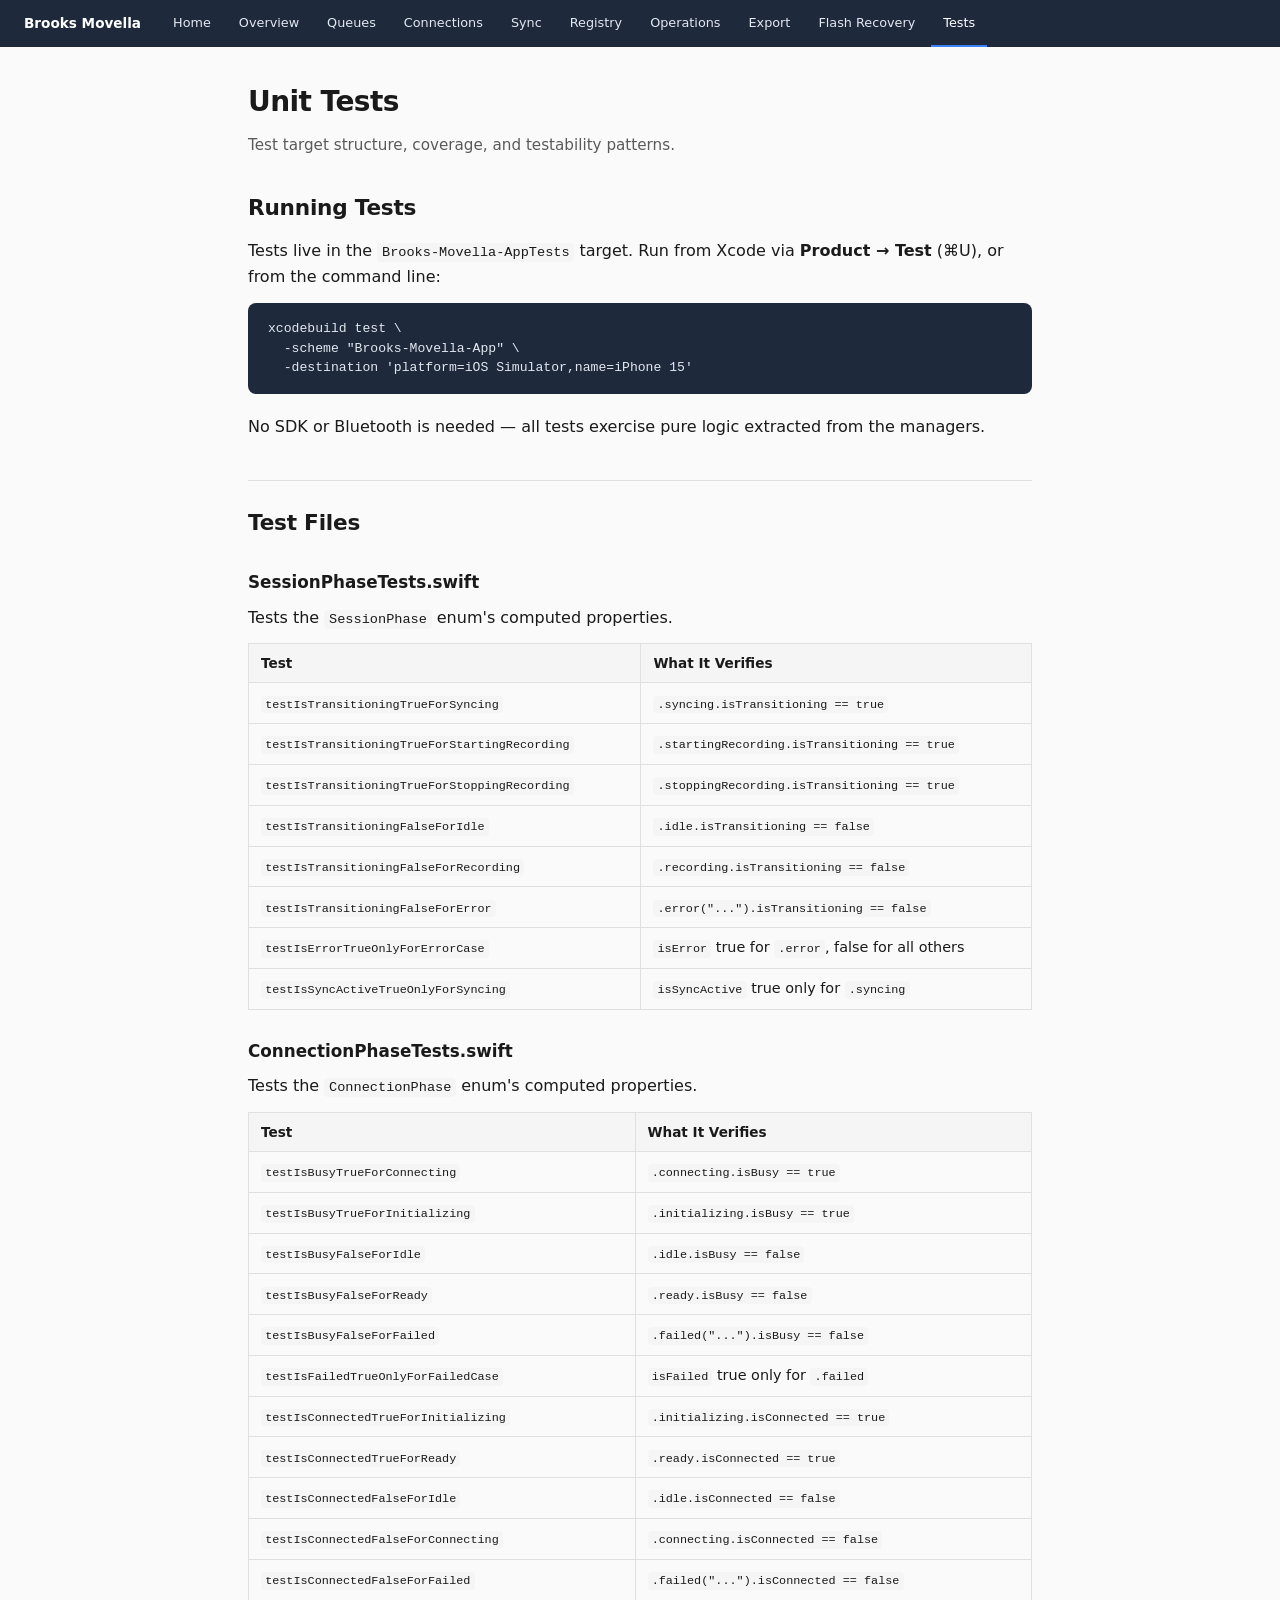
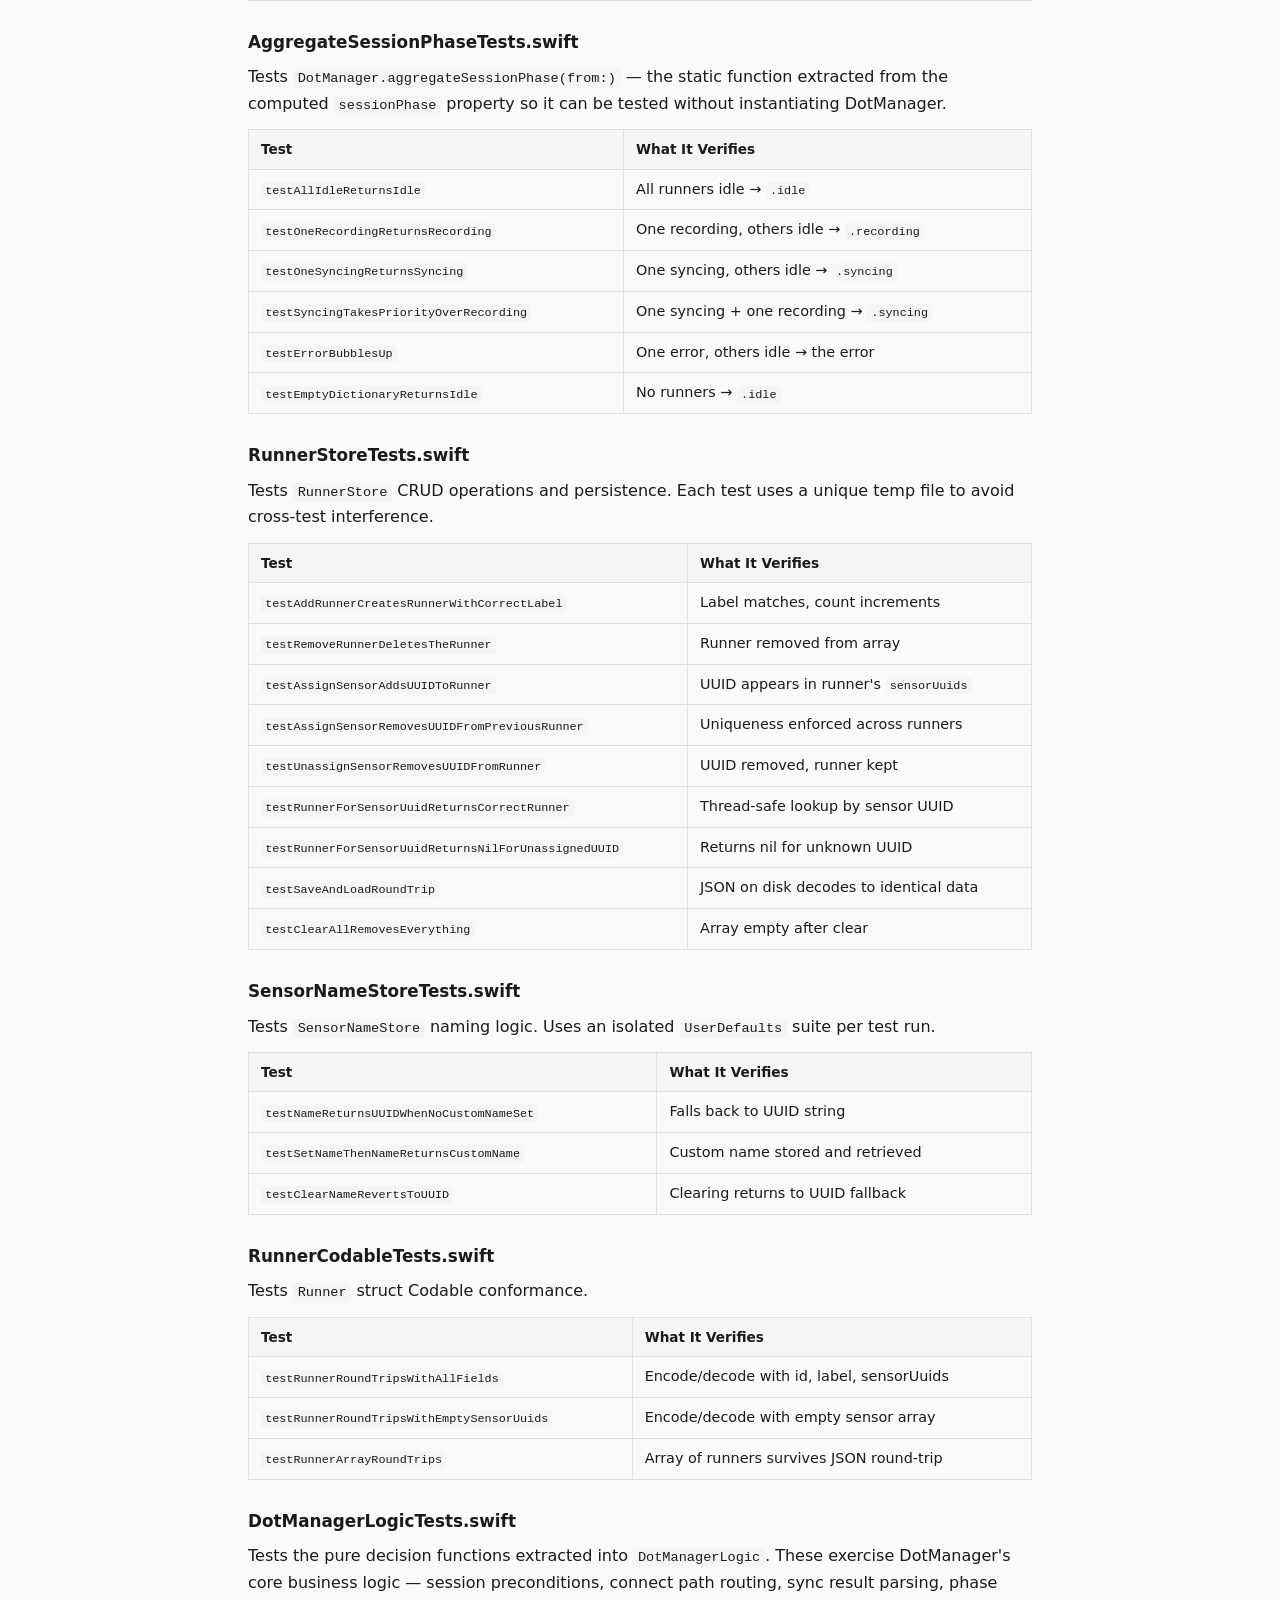
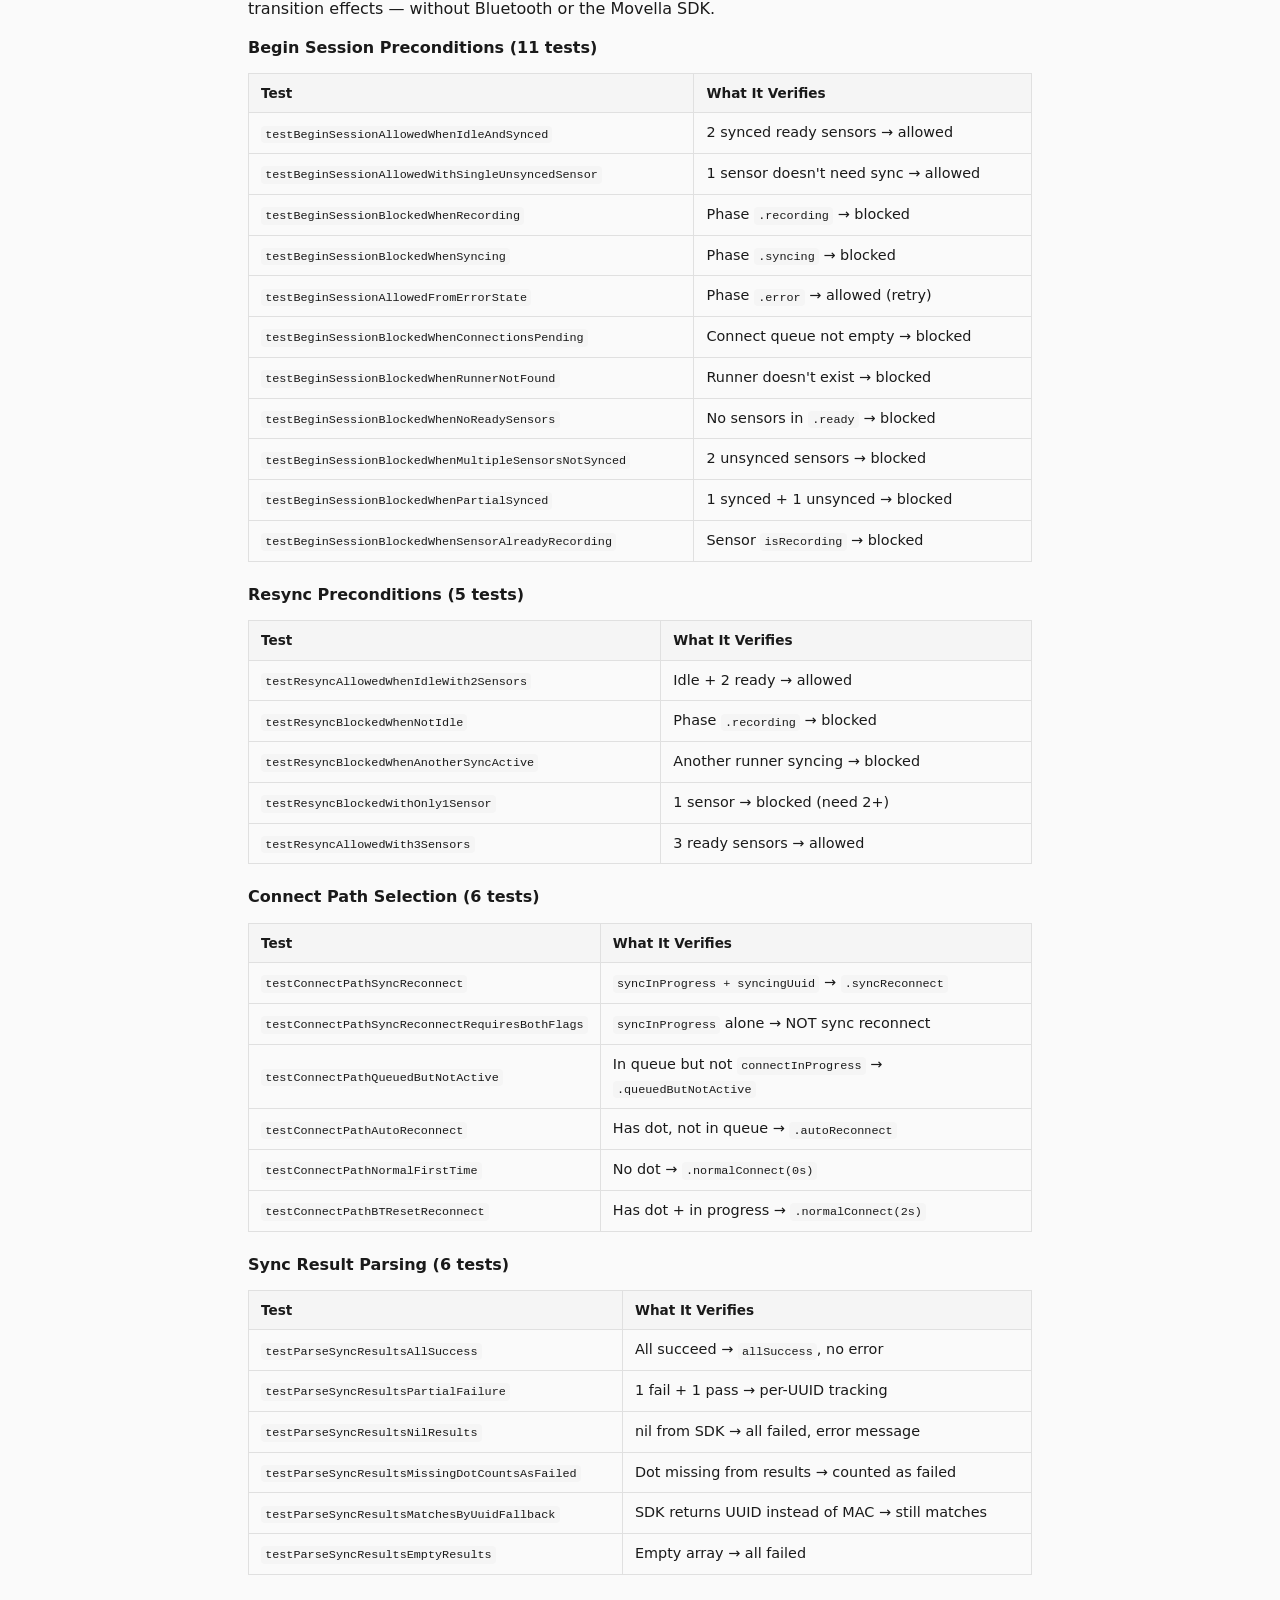
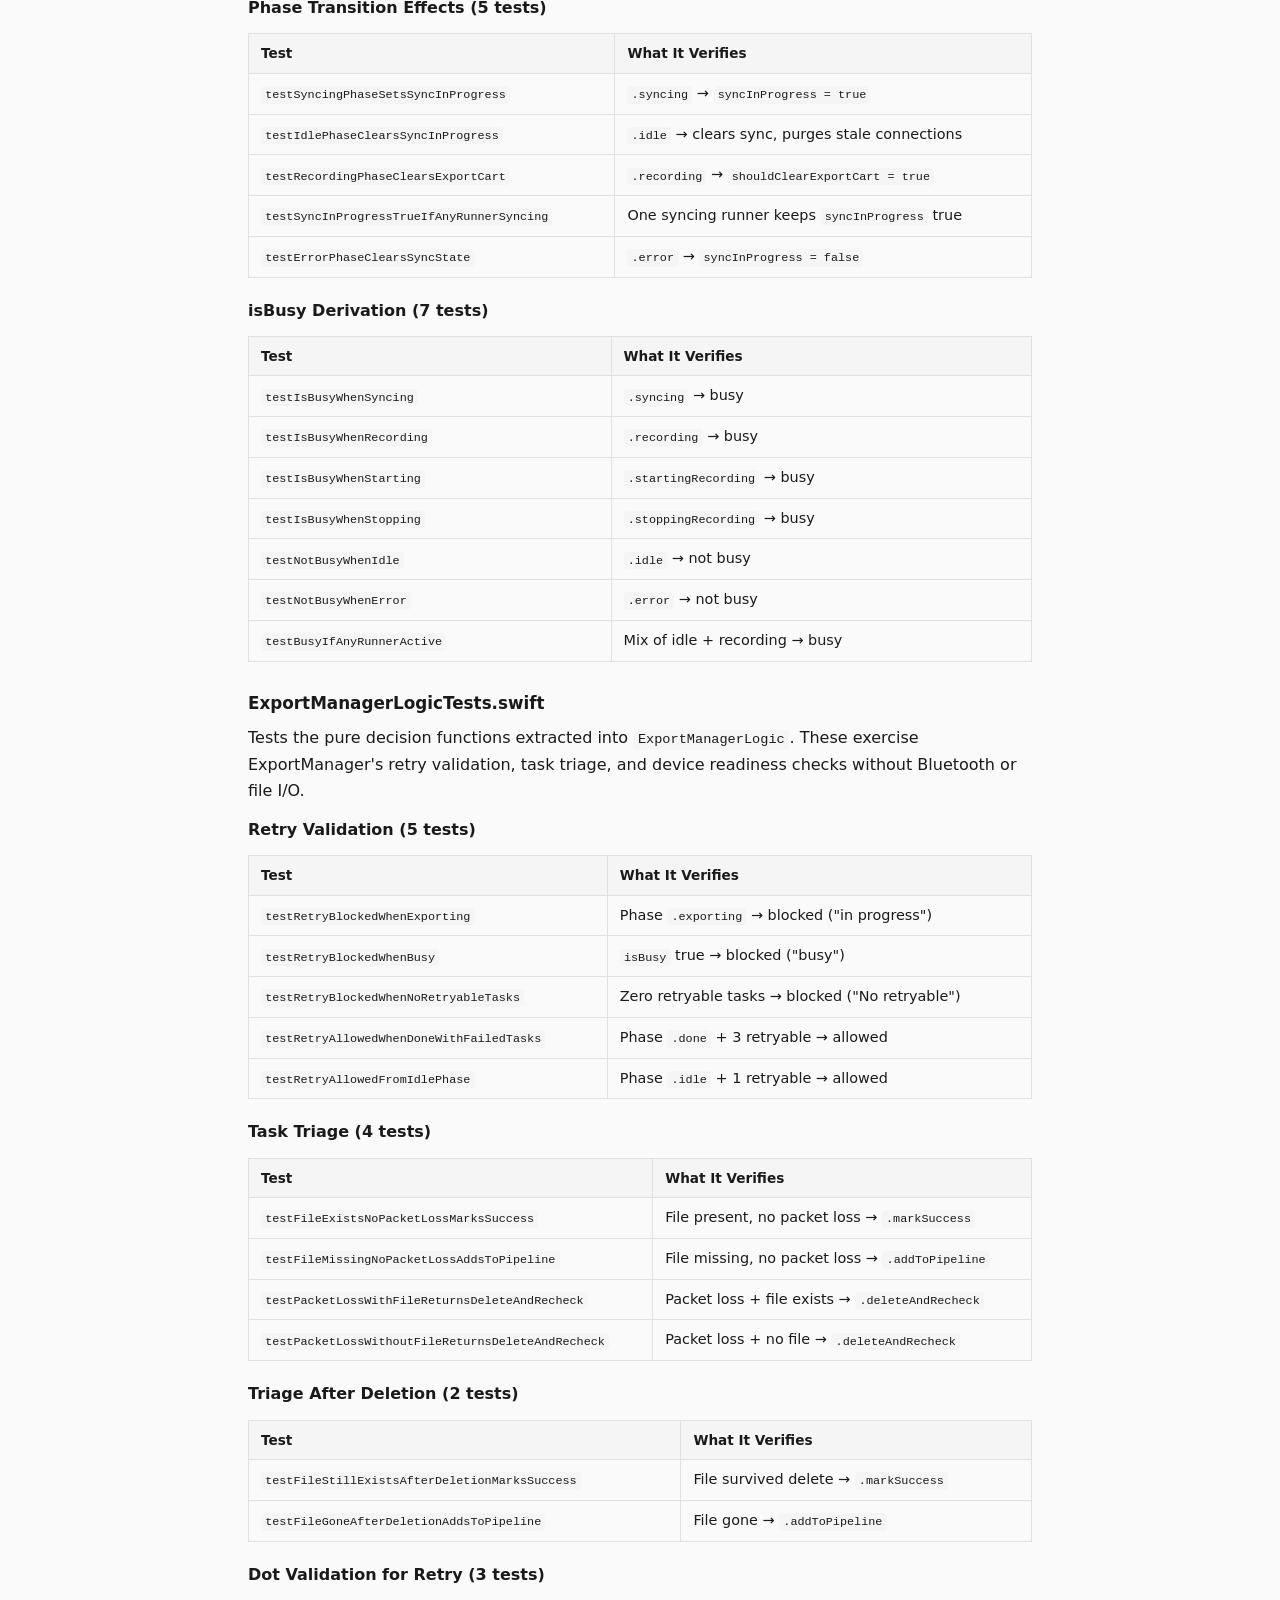
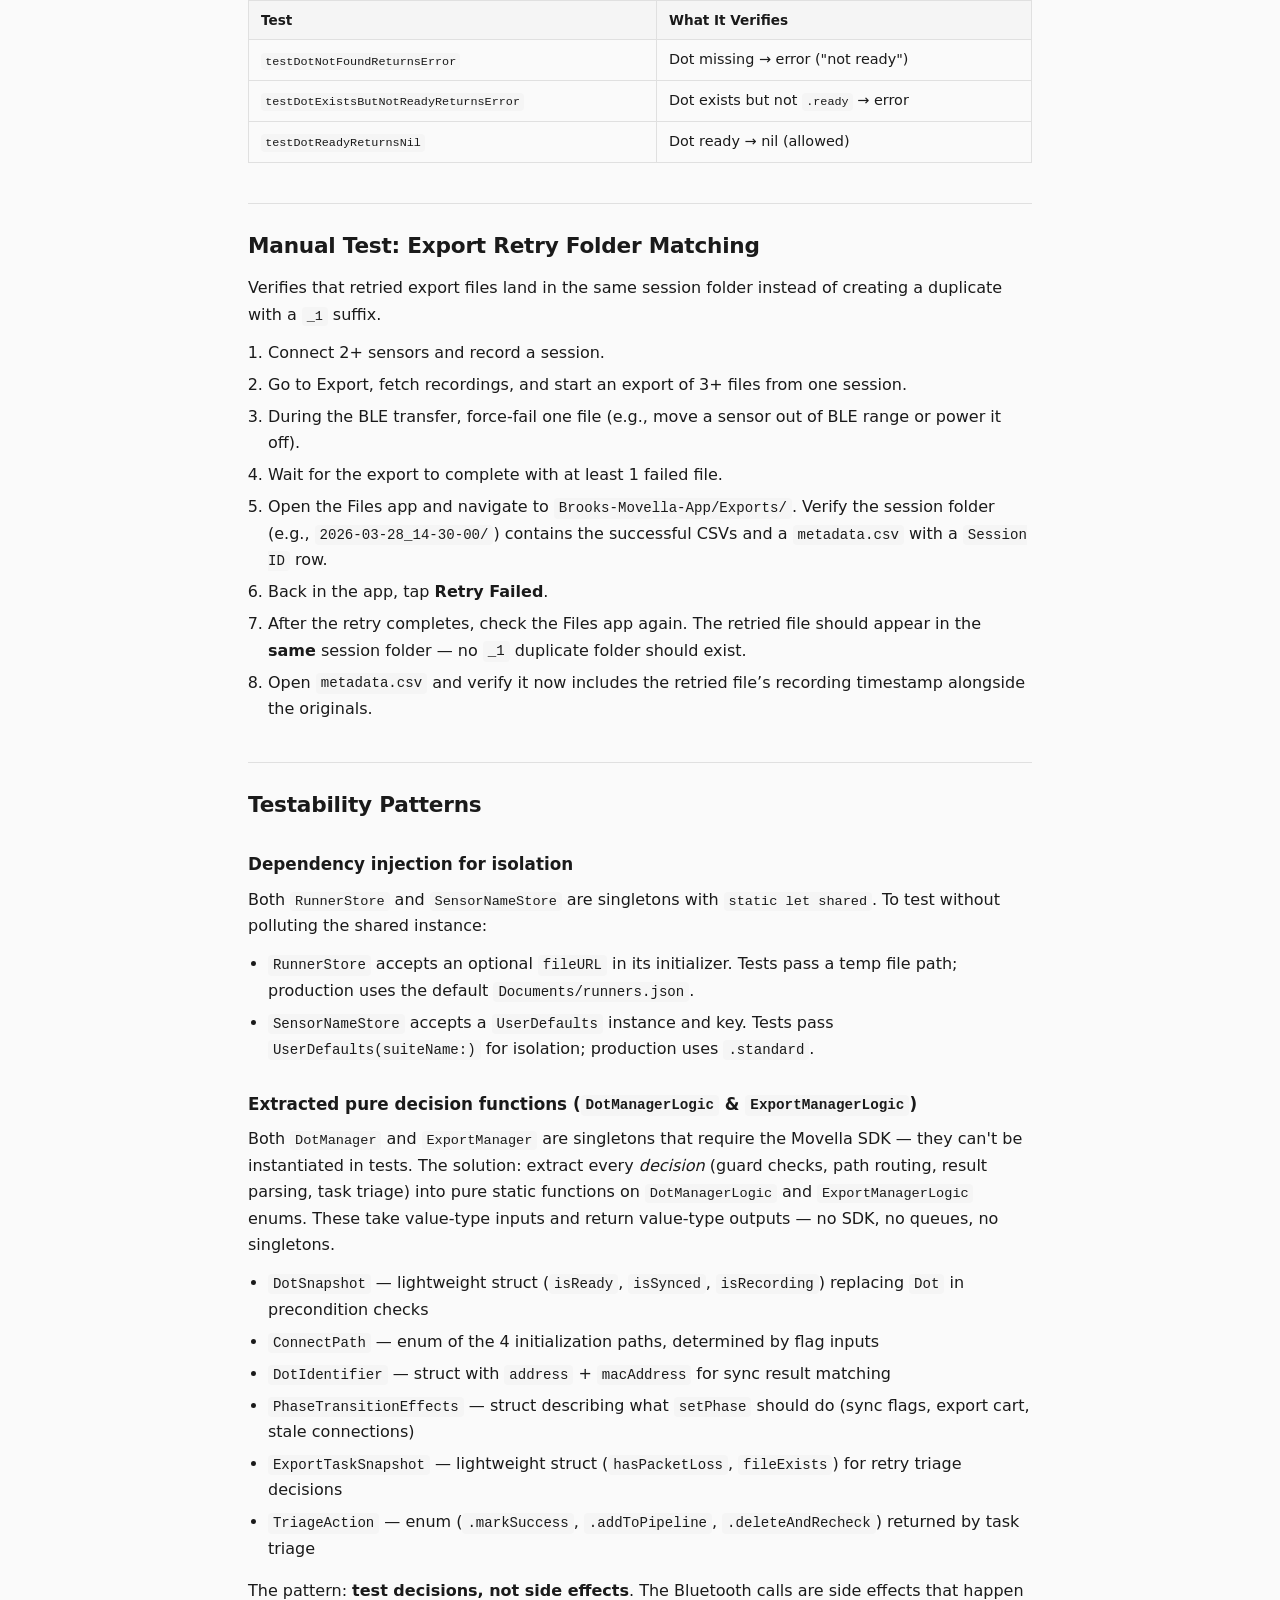
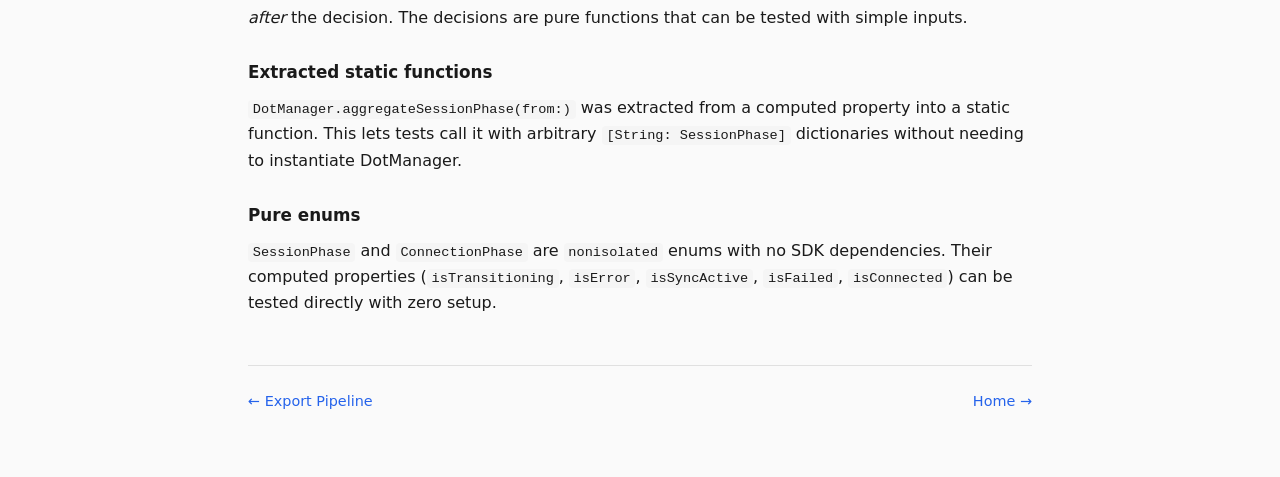
<file: docs/tests.html>
<!DOCTYPE html>
<html lang="en">
<head>
<meta charset="utf-8">
<meta name="viewport" content="width=device-width, initial-scale=1">
<title>Unit Tests — Brooks Movella App</title>
<link rel="stylesheet" href="style.css">
</head>
<body>

<nav class="top-nav">
  <span class="brand">Brooks Movella</span>
  <a href="index.html">Home</a>
  <a href="overview.html">Overview</a>
  <a href="queues.html">Queues</a>
  <a href="connections.html">Connections</a>
  <a href="sync.html">Sync</a>
  <a href="registry.html">Registry</a>
  <a href="operations.html">Operations</a>
  <a href="export.html">Export</a>
  <a href="flash-recovery.html">Flash Recovery</a>
  <a href="tests.html" class="active">Tests</a>
</nav>

<div class="container">
  <h1>Unit Tests</h1>
  <p class="subtitle">Test target structure, coverage, and testability patterns.</p>

  <h2>Running Tests</h2>

  <p>Tests live in the <code>Brooks-Movella-AppTests</code> target. Run from Xcode via <strong>Product &rarr; Test</strong> (&#8984;U), or from the command line:</p>

<pre><code>xcodebuild test \
  -scheme "Brooks-Movella-App" \
  -destination 'platform=iOS Simulator,name=iPhone 15'</code></pre>

  <p>No SDK or Bluetooth is needed &mdash; all tests exercise pure logic extracted from the managers.</p>

  <h2>Test Files</h2>

  <h3>SessionPhaseTests.swift</h3>
  <p>Tests the <code>SessionPhase</code> enum's computed properties.</p>
  <table>
    <thead><tr><th>Test</th><th>What It Verifies</th></tr></thead>
    <tbody>
      <tr><td><code>testIsTransitioningTrueForSyncing</code></td><td><code>.syncing.isTransitioning == true</code></td></tr>
      <tr><td><code>testIsTransitioningTrueForStartingRecording</code></td><td><code>.startingRecording.isTransitioning == true</code></td></tr>
      <tr><td><code>testIsTransitioningTrueForStoppingRecording</code></td><td><code>.stoppingRecording.isTransitioning == true</code></td></tr>
      <tr><td><code>testIsTransitioningFalseForIdle</code></td><td><code>.idle.isTransitioning == false</code></td></tr>
      <tr><td><code>testIsTransitioningFalseForRecording</code></td><td><code>.recording.isTransitioning == false</code></td></tr>
      <tr><td><code>testIsTransitioningFalseForError</code></td><td><code>.error("...").isTransitioning == false</code></td></tr>
      <tr><td><code>testIsErrorTrueOnlyForErrorCase</code></td><td><code>isError</code> true for <code>.error</code>, false for all others</td></tr>
      <tr><td><code>testIsSyncActiveTrueOnlyForSyncing</code></td><td><code>isSyncActive</code> true only for <code>.syncing</code></td></tr>
    </tbody>
  </table>

  <h3>ConnectionPhaseTests.swift</h3>
  <p>Tests the <code>ConnectionPhase</code> enum's computed properties.</p>
  <table>
    <thead><tr><th>Test</th><th>What It Verifies</th></tr></thead>
    <tbody>
      <tr><td><code>testIsBusyTrueForConnecting</code></td><td><code>.connecting.isBusy == true</code></td></tr>
      <tr><td><code>testIsBusyTrueForInitializing</code></td><td><code>.initializing.isBusy == true</code></td></tr>
      <tr><td><code>testIsBusyFalseForIdle</code></td><td><code>.idle.isBusy == false</code></td></tr>
      <tr><td><code>testIsBusyFalseForReady</code></td><td><code>.ready.isBusy == false</code></td></tr>
      <tr><td><code>testIsBusyFalseForFailed</code></td><td><code>.failed("...").isBusy == false</code></td></tr>
      <tr><td><code>testIsFailedTrueOnlyForFailedCase</code></td><td><code>isFailed</code> true only for <code>.failed</code></td></tr>
      <tr><td><code>testIsConnectedTrueForInitializing</code></td><td><code>.initializing.isConnected == true</code></td></tr>
      <tr><td><code>testIsConnectedTrueForReady</code></td><td><code>.ready.isConnected == true</code></td></tr>
      <tr><td><code>testIsConnectedFalseForIdle</code></td><td><code>.idle.isConnected == false</code></td></tr>
      <tr><td><code>testIsConnectedFalseForConnecting</code></td><td><code>.connecting.isConnected == false</code></td></tr>
      <tr><td><code>testIsConnectedFalseForFailed</code></td><td><code>.failed("...").isConnected == false</code></td></tr>
    </tbody>
  </table>

  <h3>AggregateSessionPhaseTests.swift</h3>
  <p>Tests <code>DotManager.aggregateSessionPhase(from:)</code> &mdash; the static function extracted from the computed <code>sessionPhase</code> property so it can be tested without instantiating DotManager.</p>
  <table>
    <thead><tr><th>Test</th><th>What It Verifies</th></tr></thead>
    <tbody>
      <tr><td><code>testAllIdleReturnsIdle</code></td><td>All runners idle &rarr; <code>.idle</code></td></tr>
      <tr><td><code>testOneRecordingReturnsRecording</code></td><td>One recording, others idle &rarr; <code>.recording</code></td></tr>
      <tr><td><code>testOneSyncingReturnsSyncing</code></td><td>One syncing, others idle &rarr; <code>.syncing</code></td></tr>
      <tr><td><code>testSyncingTakesPriorityOverRecording</code></td><td>One syncing + one recording &rarr; <code>.syncing</code></td></tr>
      <tr><td><code>testErrorBubblesUp</code></td><td>One error, others idle &rarr; the error</td></tr>
      <tr><td><code>testEmptyDictionaryReturnsIdle</code></td><td>No runners &rarr; <code>.idle</code></td></tr>
    </tbody>
  </table>

  <h3>RunnerStoreTests.swift</h3>
  <p>Tests <code>RunnerStore</code> CRUD operations and persistence. Each test uses a unique temp file to avoid cross-test interference.</p>
  <table>
    <thead><tr><th>Test</th><th>What It Verifies</th></tr></thead>
    <tbody>
      <tr><td><code>testAddRunnerCreatesRunnerWithCorrectLabel</code></td><td>Label matches, count increments</td></tr>
      <tr><td><code>testRemoveRunnerDeletesTheRunner</code></td><td>Runner removed from array</td></tr>
      <tr><td><code>testAssignSensorAddsUUIDToRunner</code></td><td>UUID appears in runner's <code>sensorUuids</code></td></tr>
      <tr><td><code>testAssignSensorRemovesUUIDFromPreviousRunner</code></td><td>Uniqueness enforced across runners</td></tr>
      <tr><td><code>testUnassignSensorRemovesUUIDFromRunner</code></td><td>UUID removed, runner kept</td></tr>
      <tr><td><code>testRunnerForSensorUuidReturnsCorrectRunner</code></td><td>Thread-safe lookup by sensor UUID</td></tr>
      <tr><td><code>testRunnerForSensorUuidReturnsNilForUnassignedUUID</code></td><td>Returns nil for unknown UUID</td></tr>
      <tr><td><code>testSaveAndLoadRoundTrip</code></td><td>JSON on disk decodes to identical data</td></tr>
      <tr><td><code>testClearAllRemovesEverything</code></td><td>Array empty after clear</td></tr>
    </tbody>
  </table>

  <h3>SensorNameStoreTests.swift</h3>
  <p>Tests <code>SensorNameStore</code> naming logic. Uses an isolated <code>UserDefaults</code> suite per test run.</p>
  <table>
    <thead><tr><th>Test</th><th>What It Verifies</th></tr></thead>
    <tbody>
      <tr><td><code>testNameReturnsUUIDWhenNoCustomNameSet</code></td><td>Falls back to UUID string</td></tr>
      <tr><td><code>testSetNameThenNameReturnsCustomName</code></td><td>Custom name stored and retrieved</td></tr>
      <tr><td><code>testClearNameRevertsToUUID</code></td><td>Clearing returns to UUID fallback</td></tr>
    </tbody>
  </table>

  <h3>RunnerCodableTests.swift</h3>
  <p>Tests <code>Runner</code> struct Codable conformance.</p>
  <table>
    <thead><tr><th>Test</th><th>What It Verifies</th></tr></thead>
    <tbody>
      <tr><td><code>testRunnerRoundTripsWithAllFields</code></td><td>Encode/decode with id, label, sensorUuids</td></tr>
      <tr><td><code>testRunnerRoundTripsWithEmptySensorUuids</code></td><td>Encode/decode with empty sensor array</td></tr>
      <tr><td><code>testRunnerArrayRoundTrips</code></td><td>Array of runners survives JSON round-trip</td></tr>
    </tbody>
  </table>

  <h3>DotManagerLogicTests.swift</h3>
  <p>Tests the pure decision functions extracted into <code>DotManagerLogic</code>. These exercise DotManager's core business logic &mdash; session preconditions, connect path routing, sync result parsing, phase transition effects &mdash; without Bluetooth or the Movella SDK.</p>

  <h4>Begin Session Preconditions (11 tests)</h4>
  <table>
    <thead><tr><th>Test</th><th>What It Verifies</th></tr></thead>
    <tbody>
      <tr><td><code>testBeginSessionAllowedWhenIdleAndSynced</code></td><td>2 synced ready sensors &rarr; allowed</td></tr>
      <tr><td><code>testBeginSessionAllowedWithSingleUnsyncedSensor</code></td><td>1 sensor doesn't need sync &rarr; allowed</td></tr>
      <tr><td><code>testBeginSessionBlockedWhenRecording</code></td><td>Phase <code>.recording</code> &rarr; blocked</td></tr>
      <tr><td><code>testBeginSessionBlockedWhenSyncing</code></td><td>Phase <code>.syncing</code> &rarr; blocked</td></tr>
      <tr><td><code>testBeginSessionAllowedFromErrorState</code></td><td>Phase <code>.error</code> &rarr; allowed (retry)</td></tr>
      <tr><td><code>testBeginSessionBlockedWhenConnectionsPending</code></td><td>Connect queue not empty &rarr; blocked</td></tr>
      <tr><td><code>testBeginSessionBlockedWhenRunnerNotFound</code></td><td>Runner doesn't exist &rarr; blocked</td></tr>
      <tr><td><code>testBeginSessionBlockedWhenNoReadySensors</code></td><td>No sensors in <code>.ready</code> &rarr; blocked</td></tr>
      <tr><td><code>testBeginSessionBlockedWhenMultipleSensorsNotSynced</code></td><td>2 unsynced sensors &rarr; blocked</td></tr>
      <tr><td><code>testBeginSessionBlockedWhenPartialSynced</code></td><td>1 synced + 1 unsynced &rarr; blocked</td></tr>
      <tr><td><code>testBeginSessionBlockedWhenSensorAlreadyRecording</code></td><td>Sensor <code>isRecording</code> &rarr; blocked</td></tr>
    </tbody>
  </table>

  <h4>Resync Preconditions (5 tests)</h4>
  <table>
    <thead><tr><th>Test</th><th>What It Verifies</th></tr></thead>
    <tbody>
      <tr><td><code>testResyncAllowedWhenIdleWith2Sensors</code></td><td>Idle + 2 ready &rarr; allowed</td></tr>
      <tr><td><code>testResyncBlockedWhenNotIdle</code></td><td>Phase <code>.recording</code> &rarr; blocked</td></tr>
      <tr><td><code>testResyncBlockedWhenAnotherSyncActive</code></td><td>Another runner syncing &rarr; blocked</td></tr>
      <tr><td><code>testResyncBlockedWithOnly1Sensor</code></td><td>1 sensor &rarr; blocked (need 2+)</td></tr>
      <tr><td><code>testResyncAllowedWith3Sensors</code></td><td>3 ready sensors &rarr; allowed</td></tr>
    </tbody>
  </table>

  <h4>Connect Path Selection (6 tests)</h4>
  <table>
    <thead><tr><th>Test</th><th>What It Verifies</th></tr></thead>
    <tbody>
      <tr><td><code>testConnectPathSyncReconnect</code></td><td><code>syncInProgress + syncingUuid</code> &rarr; <code>.syncReconnect</code></td></tr>
      <tr><td><code>testConnectPathSyncReconnectRequiresBothFlags</code></td><td><code>syncInProgress</code> alone &rarr; NOT sync reconnect</td></tr>
      <tr><td><code>testConnectPathQueuedButNotActive</code></td><td>In queue but not <code>connectInProgress</code> &rarr; <code>.queuedButNotActive</code></td></tr>
      <tr><td><code>testConnectPathAutoReconnect</code></td><td>Has dot, not in queue &rarr; <code>.autoReconnect</code></td></tr>
      <tr><td><code>testConnectPathNormalFirstTime</code></td><td>No dot &rarr; <code>.normalConnect(0s)</code></td></tr>
      <tr><td><code>testConnectPathBTResetReconnect</code></td><td>Has dot + in progress &rarr; <code>.normalConnect(2s)</code></td></tr>
    </tbody>
  </table>

  <h4>Sync Result Parsing (6 tests)</h4>
  <table>
    <thead><tr><th>Test</th><th>What It Verifies</th></tr></thead>
    <tbody>
      <tr><td><code>testParseSyncResultsAllSuccess</code></td><td>All succeed &rarr; <code>allSuccess</code>, no error</td></tr>
      <tr><td><code>testParseSyncResultsPartialFailure</code></td><td>1 fail + 1 pass &rarr; per-UUID tracking</td></tr>
      <tr><td><code>testParseSyncResultsNilResults</code></td><td>nil from SDK &rarr; all failed, error message</td></tr>
      <tr><td><code>testParseSyncResultsMissingDotCountsAsFailed</code></td><td>Dot missing from results &rarr; counted as failed</td></tr>
      <tr><td><code>testParseSyncResultsMatchesByUuidFallback</code></td><td>SDK returns UUID instead of MAC &rarr; still matches</td></tr>
      <tr><td><code>testParseSyncResultsEmptyResults</code></td><td>Empty array &rarr; all failed</td></tr>
    </tbody>
  </table>

  <h4>Phase Transition Effects (5 tests)</h4>
  <table>
    <thead><tr><th>Test</th><th>What It Verifies</th></tr></thead>
    <tbody>
      <tr><td><code>testSyncingPhaseSetsSyncInProgress</code></td><td><code>.syncing</code> &rarr; <code>syncInProgress = true</code></td></tr>
      <tr><td><code>testIdlePhaseClearsSyncInProgress</code></td><td><code>.idle</code> &rarr; clears sync, purges stale connections</td></tr>
      <tr><td><code>testRecordingPhaseClearsExportCart</code></td><td><code>.recording</code> &rarr; <code>shouldClearExportCart = true</code></td></tr>
      <tr><td><code>testSyncInProgressTrueIfAnyRunnerSyncing</code></td><td>One syncing runner keeps <code>syncInProgress</code> true</td></tr>
      <tr><td><code>testErrorPhaseClearsSyncState</code></td><td><code>.error</code> &rarr; <code>syncInProgress = false</code></td></tr>
    </tbody>
  </table>

  <h4>isBusy Derivation (7 tests)</h4>
  <table>
    <thead><tr><th>Test</th><th>What It Verifies</th></tr></thead>
    <tbody>
      <tr><td><code>testIsBusyWhenSyncing</code></td><td><code>.syncing</code> &rarr; busy</td></tr>
      <tr><td><code>testIsBusyWhenRecording</code></td><td><code>.recording</code> &rarr; busy</td></tr>
      <tr><td><code>testIsBusyWhenStarting</code></td><td><code>.startingRecording</code> &rarr; busy</td></tr>
      <tr><td><code>testIsBusyWhenStopping</code></td><td><code>.stoppingRecording</code> &rarr; busy</td></tr>
      <tr><td><code>testNotBusyWhenIdle</code></td><td><code>.idle</code> &rarr; not busy</td></tr>
      <tr><td><code>testNotBusyWhenError</code></td><td><code>.error</code> &rarr; not busy</td></tr>
      <tr><td><code>testBusyIfAnyRunnerActive</code></td><td>Mix of idle + recording &rarr; busy</td></tr>
    </tbody>
  </table>

  <h3>ExportManagerLogicTests.swift</h3>
  <p>Tests the pure decision functions extracted into <code>ExportManagerLogic</code>. These exercise ExportManager's retry validation, task triage, and device readiness checks without Bluetooth or file I/O.</p>

  <h4>Retry Validation (5 tests)</h4>
  <table>
    <thead><tr><th>Test</th><th>What It Verifies</th></tr></thead>
    <tbody>
      <tr><td><code>testRetryBlockedWhenExporting</code></td><td>Phase <code>.exporting</code> &rarr; blocked ("in progress")</td></tr>
      <tr><td><code>testRetryBlockedWhenBusy</code></td><td><code>isBusy</code> true &rarr; blocked ("busy")</td></tr>
      <tr><td><code>testRetryBlockedWhenNoRetryableTasks</code></td><td>Zero retryable tasks &rarr; blocked ("No retryable")</td></tr>
      <tr><td><code>testRetryAllowedWhenDoneWithFailedTasks</code></td><td>Phase <code>.done</code> + 3 retryable &rarr; allowed</td></tr>
      <tr><td><code>testRetryAllowedFromIdlePhase</code></td><td>Phase <code>.idle</code> + 1 retryable &rarr; allowed</td></tr>
    </tbody>
  </table>

  <h4>Task Triage (4 tests)</h4>
  <table>
    <thead><tr><th>Test</th><th>What It Verifies</th></tr></thead>
    <tbody>
      <tr><td><code>testFileExistsNoPacketLossMarksSuccess</code></td><td>File present, no packet loss &rarr; <code>.markSuccess</code></td></tr>
      <tr><td><code>testFileMissingNoPacketLossAddsToPipeline</code></td><td>File missing, no packet loss &rarr; <code>.addToPipeline</code></td></tr>
      <tr><td><code>testPacketLossWithFileReturnsDeleteAndRecheck</code></td><td>Packet loss + file exists &rarr; <code>.deleteAndRecheck</code></td></tr>
      <tr><td><code>testPacketLossWithoutFileReturnsDeleteAndRecheck</code></td><td>Packet loss + no file &rarr; <code>.deleteAndRecheck</code></td></tr>
    </tbody>
  </table>

  <h4>Triage After Deletion (2 tests)</h4>
  <table>
    <thead><tr><th>Test</th><th>What It Verifies</th></tr></thead>
    <tbody>
      <tr><td><code>testFileStillExistsAfterDeletionMarksSuccess</code></td><td>File survived delete &rarr; <code>.markSuccess</code></td></tr>
      <tr><td><code>testFileGoneAfterDeletionAddsToPipeline</code></td><td>File gone &rarr; <code>.addToPipeline</code></td></tr>
    </tbody>
  </table>

  <h4>Dot Validation for Retry (3 tests)</h4>
  <table>
    <thead><tr><th>Test</th><th>What It Verifies</th></tr></thead>
    <tbody>
      <tr><td><code>testDotNotFoundReturnsError</code></td><td>Dot missing &rarr; error ("not ready")</td></tr>
      <tr><td><code>testDotExistsButNotReadyReturnsError</code></td><td>Dot exists but not <code>.ready</code> &rarr; error</td></tr>
      <tr><td><code>testDotReadyReturnsNil</code></td><td>Dot ready &rarr; nil (allowed)</td></tr>
    </tbody>
  </table>

  <h2>Manual Test: Export Retry Folder Matching</h2>

  <p>Verifies that retried export files land in the same session folder instead of creating a duplicate with a <code>_1</code> suffix.</p>

  <ol>
    <li>Connect 2+ sensors and record a session.</li>
    <li>Go to Export, fetch recordings, and start an export of 3+ files from one session.</li>
    <li>During the BLE transfer, force-fail one file (e.g., move a sensor out of BLE range or power it off).</li>
    <li>Wait for the export to complete with at least 1 failed file.</li>
    <li>Open the Files app and navigate to <code>Brooks-Movella-App/Exports/</code>. Verify the session folder (e.g., <code>2026-03-28_14-30-00/</code>) contains the successful CSVs and a <code>metadata.csv</code> with a <code>Session ID</code> row.</li>
    <li>Back in the app, tap <strong>Retry Failed</strong>.</li>
    <li>After the retry completes, check the Files app again. The retried file should appear in the <strong>same</strong> session folder &mdash; no <code>_1</code> duplicate folder should exist.</li>
    <li>Open <code>metadata.csv</code> and verify it now includes the retried file&rsquo;s recording timestamp alongside the originals.</li>
  </ol>

  <h2>Testability Patterns</h2>

  <h3>Dependency injection for isolation</h3>
  <p>Both <code>RunnerStore</code> and <code>SensorNameStore</code> are singletons with <code>static let shared</code>. To test without polluting the shared instance:</p>
  <ul>
    <li><code>RunnerStore</code> accepts an optional <code>fileURL</code> in its initializer. Tests pass a temp file path; production uses the default <code>Documents/runners.json</code>.</li>
    <li><code>SensorNameStore</code> accepts a <code>UserDefaults</code> instance and key. Tests pass <code>UserDefaults(suiteName:)</code> for isolation; production uses <code>.standard</code>.</li>
  </ul>

  <h3>Extracted pure decision functions (<code>DotManagerLogic</code> &amp; <code>ExportManagerLogic</code>)</h3>
  <p>Both <code>DotManager</code> and <code>ExportManager</code> are singletons that require the Movella SDK &mdash; they can't be instantiated in tests. The solution: extract every <em>decision</em> (guard checks, path routing, result parsing, task triage) into pure static functions on <code>DotManagerLogic</code> and <code>ExportManagerLogic</code> enums. These take value-type inputs and return value-type outputs &mdash; no SDK, no queues, no singletons.</p>
  <ul>
    <li><code>DotSnapshot</code> &mdash; lightweight struct (<code>isReady</code>, <code>isSynced</code>, <code>isRecording</code>) replacing <code>Dot</code> in precondition checks</li>
    <li><code>ConnectPath</code> &mdash; enum of the 4 initialization paths, determined by flag inputs</li>
    <li><code>DotIdentifier</code> &mdash; struct with <code>address</code> + <code>macAddress</code> for sync result matching</li>
    <li><code>PhaseTransitionEffects</code> &mdash; struct describing what <code>setPhase</code> should do (sync flags, export cart, stale connections)</li>
    <li><code>ExportTaskSnapshot</code> &mdash; lightweight struct (<code>hasPacketLoss</code>, <code>fileExists</code>) for retry triage decisions</li>
    <li><code>TriageAction</code> &mdash; enum (<code>.markSuccess</code>, <code>.addToPipeline</code>, <code>.deleteAndRecheck</code>) returned by task triage</li>
  </ul>
  <p>The pattern: <strong>test decisions, not side effects</strong>. The Bluetooth calls are side effects that happen <em>after</em> the decision. The decisions are pure functions that can be tested with simple inputs.</p>

  <h3>Extracted static functions</h3>
  <p><code>DotManager.aggregateSessionPhase(from:)</code> was extracted from a computed property into a static function. This lets tests call it with arbitrary <code>[String: SessionPhase]</code> dictionaries without needing to instantiate DotManager.</p>

  <h3>Pure enums</h3>
  <p><code>SessionPhase</code> and <code>ConnectionPhase</code> are <code>nonisolated</code> enums with no SDK dependencies. Their computed properties (<code>isTransitioning</code>, <code>isError</code>, <code>isSyncActive</code>, <code>isFailed</code>, <code>isConnected</code>) can be tested directly with zero setup.</p>

  <div class="page-nav">
    <a href="export.html">&larr; Export Pipeline</a>
    <a href="index.html">Home &rarr;</a>
  </div>
</div>

</body>
</html>
</file>
<file: docs/style.css>
/* ── Reset & Base ── */
*, *::before, *::after { box-sizing: border-box; margin: 0; padding: 0; }

:root {
  --bg: #fafafa;
  --surface: #ffffff;
  --text: #1a1a1a;
  --text-muted: #5a5a5a;
  --border: #e0e0e0;
  --accent: #2563eb;
  --accent-light: #eff6ff;
  --code-bg: #f5f5f5;
  --nav-bg: #1e293b;
  --nav-text: #e2e8f0;
  --nav-hover: #3b82f6;
}

html { font-size: 16px; scroll-behavior: smooth; }
body {
  font-family: -apple-system, BlinkMacSystemFont, "SF Pro Text", "Segoe UI", system-ui, sans-serif;
  color: var(--text);
  background: var(--bg);
  line-height: 1.65;
}

/* ── Top Nav ── */
.top-nav {
  background: var(--nav-bg);
  padding: 0 1.5rem;
  display: flex;
  align-items: center;
  gap: 0.25rem;
  position: sticky;
  top: 0;
  z-index: 100;
  overflow-x: auto;
  white-space: nowrap;
  -webkit-overflow-scrolling: touch;
}

.top-nav a {
  color: var(--nav-text);
  text-decoration: none;
  padding: 0.75rem 0.75rem;
  font-size: 0.8rem;
  font-weight: 500;
  border-bottom: 2px solid transparent;
  transition: border-color 0.15s, color 0.15s;
  flex-shrink: 0;
}

.top-nav a:hover { color: #fff; border-bottom-color: var(--nav-hover); }
.top-nav a.active { color: #fff; border-bottom-color: var(--nav-hover); }
.top-nav .brand {
  font-weight: 700;
  font-size: 0.85rem;
  color: #fff;
  margin-right: 1rem;
  padding: 0.75rem 0;
  border-bottom: none;
}

/* ── Content ── */
.container {
  max-width: 52rem;
  margin: 0 auto;
  padding: 2rem 1.5rem 4rem;
}

h1 {
  font-size: 1.75rem;
  font-weight: 700;
  margin-bottom: 0.5rem;
  letter-spacing: -0.02em;
}

h1 + .subtitle {
  color: var(--text-muted);
  font-size: 0.95rem;
  margin-bottom: 2rem;
}

h2 {
  font-size: 1.35rem;
  font-weight: 700;
  margin: 2.5rem 0 0.75rem;
  padding-top: 1.5rem;
  border-top: 1px solid var(--border);
  letter-spacing: -0.01em;
}

h2:first-of-type { border-top: none; padding-top: 0; margin-top: 1.5rem; }

h3 {
  font-size: 1.05rem;
  font-weight: 600;
  margin: 1.75rem 0 0.5rem;
  color: var(--text);
}

p { margin-bottom: 0.75rem; }

ul, ol {
  margin: 0.5rem 0 1rem 1.25rem;
}

li { margin-bottom: 0.35rem; }
li code { font-size: 0.88em; }

strong { font-weight: 600; }

hr {
  border: none;
  border-top: 1px solid var(--border);
  margin: 2rem 0;
}

/* ── Code ── */
code {
  font-family: "SF Mono", "Fira Code", "JetBrains Mono", Menlo, monospace;
  font-size: 0.85em;
  background: var(--code-bg);
  padding: 0.15em 0.35em;
  border-radius: 4px;
}

pre {
  background: #1e293b;
  color: #e2e8f0;
  padding: 1rem 1.25rem;
  border-radius: 8px;
  overflow-x: auto;
  margin: 0.75rem 0 1.25rem;
  line-height: 1.5;
  font-size: 0.82rem;
}

pre code {
  background: none;
  padding: 0;
  border-radius: 0;
  color: inherit;
  font-size: inherit;
}

/* ── Tables ── */
table {
  width: 100%;
  border-collapse: collapse;
  margin: 0.75rem 0 1.25rem;
  font-size: 0.9rem;
}

th, td {
  text-align: left;
  padding: 0.5rem 0.75rem;
  border: 1px solid var(--border);
}

th {
  background: var(--code-bg);
  font-weight: 600;
  font-size: 0.85rem;
}

td code { font-size: 0.82em; }

/* ── Index Cards ── */
.card-grid {
  display: grid;
  grid-template-columns: repeat(auto-fill, minmax(280px, 1fr));
  gap: 1rem;
  margin: 1.5rem 0;
}

.card {
  background: var(--surface);
  border: 1px solid var(--border);
  border-radius: 10px;
  padding: 1.25rem;
  text-decoration: none;
  color: var(--text);
  transition: box-shadow 0.15s, border-color 0.15s;
}

.card:hover {
  border-color: var(--accent);
  box-shadow: 0 2px 12px rgba(37, 99, 235, 0.1);
}

.card h3 {
  font-size: 1rem;
  margin: 0 0 0.35rem;
  color: var(--accent);
}

.card p {
  font-size: 0.85rem;
  color: var(--text-muted);
  margin: 0;
  line-height: 1.45;
}

/* ── Page Nav (prev/next) ── */
.page-nav {
  display: flex;
  justify-content: space-between;
  margin-top: 3rem;
  padding-top: 1.5rem;
  border-top: 1px solid var(--border);
  font-size: 0.9rem;
}

.page-nav a {
  color: var(--accent);
  text-decoration: none;
  font-weight: 500;
}

.page-nav a:hover { text-decoration: underline; }

/* ── Responsive ── */
@media (max-width: 640px) {
  .container { padding: 1.25rem 1rem 3rem; }
  h1 { font-size: 1.4rem; }
  h2 { font-size: 1.15rem; }
  pre { font-size: 0.78rem; padding: 0.75rem; }
  .card-grid { grid-template-columns: 1fr; }
}
</file>
